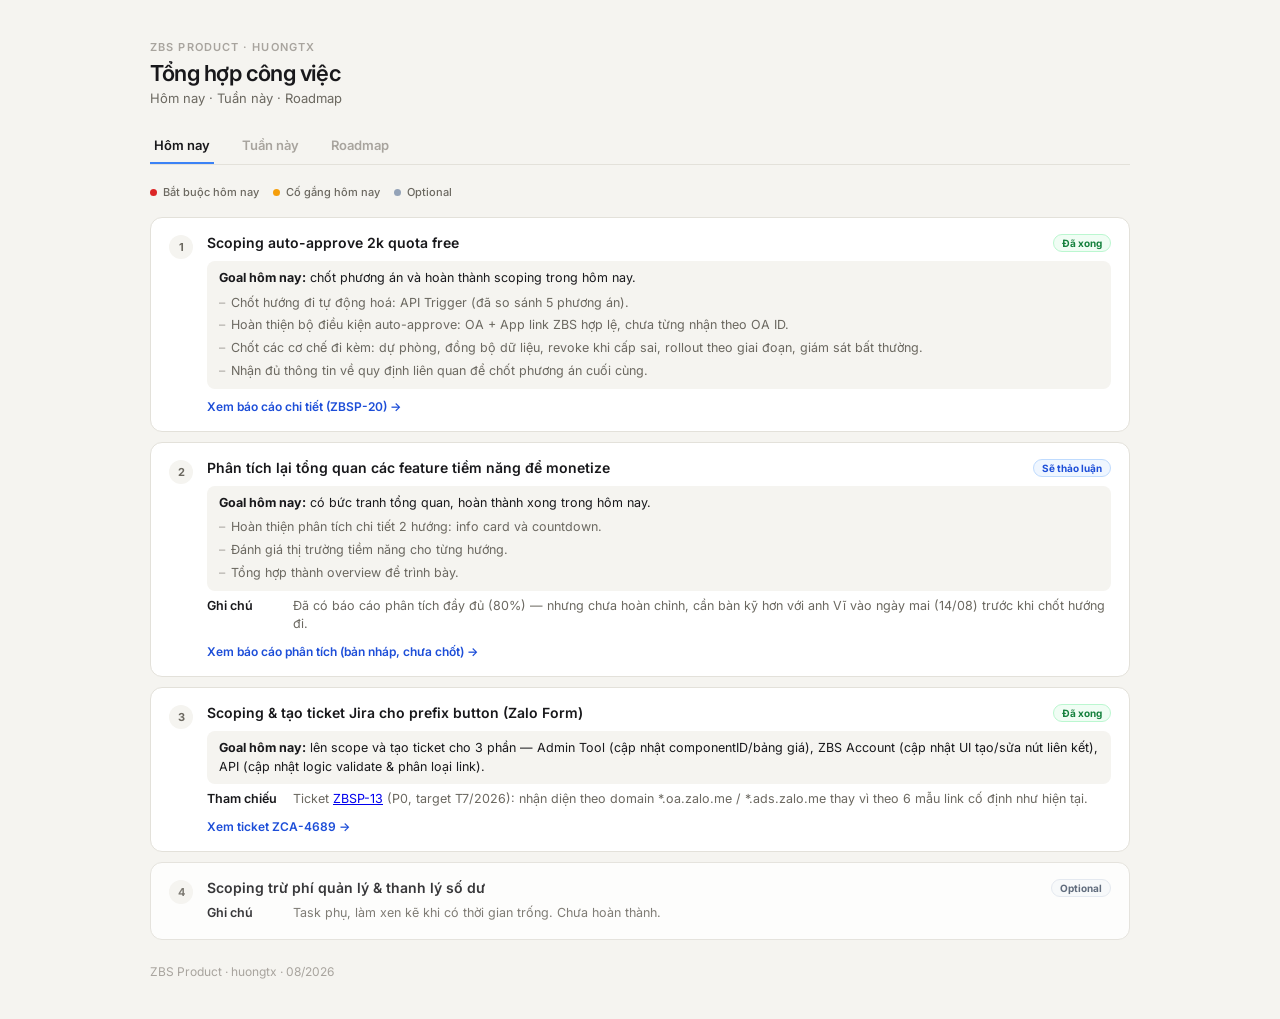
<file: index.html>
<!DOCTYPE html>
<html lang="vi">
<head>
<meta charset="UTF-8">
<meta name="viewport" content="width=device-width, initial-scale=1.0">
<title>Tổng hợp công việc — huongtx</title>
<link rel="stylesheet" href="styles.css">
</head>
<body>
<div class="wrapper">

  <header class="page-header">
    <p class="eyebrow">ZBS Product · huongtx</p>
    <h1>Tổng hợp công việc</h1>
    <p class="sub">Hôm nay · Tuần này · Roadmap</p>
  </header>

  <div class="tabs">
    <button class="tab-btn active" data-tab="today">Hôm nay</button>
    <button class="tab-btn" data-tab="week">Tuần này</button>
    <button class="tab-btn" data-tab="roadmap">Roadmap</button>
  </div>

  <!-- ============ TAB: HÔM NAY ============ -->
  <div class="tab-panel active" id="tab-today">
    <div class="legend">
      <div class="legend-item"><div class="legend-dot" style="background:var(--critical-bar)"></div>Bắt buộc hôm nay</div>
      <div class="legend-item"><div class="legend-dot" style="background:var(--soon-bar)"></div>Cố gắng hôm nay</div>
      <div class="legend-item"><div class="legend-dot" style="background:var(--later-bar)"></div>Optional</div>
    </div>
    <div class="list" id="today-list"></div>
  </div>

  <!-- ============ TAB: TUẦN NÀY ============ -->
  <div class="tab-panel" id="tab-week">
    <p class="sub" style="margin-bottom:14px;" id="week-range"></p>
    <div class="list" id="week-list"></div>
  </div>

  <!-- ============ TAB: ROADMAP ============ -->
  <div class="tab-panel" id="tab-roadmap">
    <p class="sub" style="margin-bottom:10px;">Trục thời gian theo ngày — từ 11/08 đến 22/08/2026</p>

    <div class="legend">
      <div class="legend-item"><div class="legend-dot" style="background:var(--done-bar)"></div>Đã xong</div>
      <div class="legend-item"><div class="legend-dot" style="background:var(--active-bar)"></div>Đang làm</div>
      <div class="legend-item"><div class="legend-dot" style="background:var(--soon-bar)"></div>Tiếp theo</div>
      <div class="legend-item"><div class="legend-dot" style="background:var(--later-bar)"></div>Chưa bắt đầu</div>
    </div>

    <div class="chart-wrap">

      <div class="header-row">
        <div class="header-label">Task / Người làm</div>
        <div class="header-days">
          <div class="day-col today"><span class="day-num">11</span><span class="day-name">T3</span></div>
          <div class="day-col"><span class="day-num">12</span><span class="day-name">T4</span></div>
          <div class="day-col"><span class="day-num">13</span><span class="day-name">T5</span></div>
          <div class="day-col"><span class="day-num">14</span><span class="day-name">T6</span></div>
          <div class="day-col weekend"><span class="day-num">15</span><span class="day-name">T7</span></div>
          <div class="day-col weekend"><span class="day-num">16</span><span class="day-name">CN</span></div>
          <div class="day-col"><span class="day-num">17</span><span class="day-name">T2</span></div>
          <div class="day-col"><span class="day-num">18</span><span class="day-name">T3</span></div>
          <div class="day-col"><span class="day-num">19</span><span class="day-name">T4</span></div>
          <div class="day-col"><span class="day-num">20</span><span class="day-name">T5</span></div>
          <div class="day-col"><span class="day-num">21</span><span class="day-name">T6</span></div>
          <div class="day-col weekend"><span class="day-num">22</span><span class="day-name">T7</span></div>
        </div>
      </div>

      <div class="group-row">P1 · hainlb</div>

      <div class="task-row">
        <div class="task-label">
          <span class="task-name"><a href="https://doc.tools.adtima.vn/pages/viewpage.action?pageId=138899774" target="_blank" rel="noopener">Spec lấy số điện thoại</a></span>
          <div class="task-meta">
            <span class="pill pill-done">Đã xong</span>
            <span class="assignee">hainlb</span>
          </div>
          <span class="task-desc">Đưa ra giải pháp thu thập & xác thực SĐT trong ZBS Account.</span>
        </div>
        <div class="bars-area">
          <div class="day-cell today-cell"></div>
          <div class="day-cell"></div><div class="day-cell"></div><div class="day-cell"></div>
          <div class="day-cell weekend-cell"></div><div class="day-cell weekend-cell"></div>
          <div class="day-cell"></div><div class="day-cell"></div><div class="day-cell"></div>
          <div class="day-cell"></div><div class="day-cell"></div>
          <div class="day-cell weekend-cell"></div>
          <div class="bar-layer"><div class="bar bar-done" style="left:1%; width:7.5%;">✓ Xong</div></div>
        </div>
      </div>

      <div class="task-row">
        <div class="task-label">
          <span class="task-name">Trừ phí quản lý & Thanh lý số dư</span>
          <div class="task-meta">
            <span class="pill pill-active">Đang làm</span>
            <span class="assignee">hainlb</span>
          </div>
          <span class="task-desc">Triển khai xử lý thanh toán/số dư cho tài khoản ZBS, đảm bảo đối soát chính xác.</span>
        </div>
        <div class="bars-area">
          <div class="day-cell today-cell"></div>
          <div class="day-cell"></div><div class="day-cell"></div><div class="day-cell"></div>
          <div class="day-cell weekend-cell"></div><div class="day-cell weekend-cell"></div>
          <div class="day-cell"></div><div class="day-cell"></div><div class="day-cell"></div>
          <div class="day-cell"></div><div class="day-cell"></div>
          <div class="day-cell weekend-cell"></div>
          <div class="bar-layer"><div class="bar bar-active" style="left:1%; width:15%;">Đang làm<span class="pulse-tail"></span></div></div>
        </div>
      </div>

      <div class="group-row">P2 · viht2 — Đang chạy song song</div>

      <div class="task-row">
        <div class="task-label">
          <span class="task-name">Feedback template → monetization</span>
          <div class="task-meta">
            <span class="pill pill-done">Đã xong</span>
            <span class="assignee">viht2</span>
          </div>
          <span class="task-desc">Phân tích feedback UX/UI để tìm cơ hội monetize tính năng template.</span>
        </div>
        <div class="bars-area">
          <div class="day-cell today-cell"></div>
          <div class="day-cell"></div><div class="day-cell"></div><div class="day-cell"></div>
          <div class="day-cell weekend-cell"></div><div class="day-cell weekend-cell"></div>
          <div class="day-cell"></div><div class="day-cell"></div><div class="day-cell"></div>
          <div class="day-cell"></div><div class="day-cell"></div>
          <div class="day-cell weekend-cell"></div>
          <div class="bar-layer"><div class="bar bar-done" style="left:1%; width:7.5%;">✓ Xong</div></div>
        </div>
      </div>

      <div class="task-row">
        <div class="task-label">
          <span class="task-name"><a href="https://jira.tools.adtima.vn/browse/ZCA-4689" target="_blank" rel="noopener">Detect nút prefix form Zalo</a></span>
          <div class="task-meta">
            <span class="pill pill-done">Đã xong</span>
            <span class="assignee">viht2</span>
          </div>
          <span class="task-desc">Viết ticket kỹ thuật cho việc nhận diện prefix trong form ZNS — ticket ZCA-4689 đã tạo.</span>
        </div>
        <div class="bars-area">
          <div class="day-cell today-cell"></div>
          <div class="day-cell"></div><div class="day-cell"></div><div class="day-cell"></div>
          <div class="day-cell weekend-cell"></div><div class="day-cell weekend-cell"></div>
          <div class="day-cell"></div><div class="day-cell"></div><div class="day-cell"></div>
          <div class="day-cell"></div><div class="day-cell"></div>
          <div class="day-cell weekend-cell"></div>
          <div class="bar-layer"><div class="bar bar-done" style="left:1%; width:15%;">✓ Xong</div></div>
        </div>
      </div>

      <div class="group-row">P2 · viht2 — Tiếp theo</div>

      <div class="task-row">
        <div class="task-label">
          <span class="task-name"><a href="reports/ZBSP-20-auto-approve-quota-free-2k.html" target="_blank" rel="noopener">Auto-approve 2k-msg quota</a></span>
          <div class="task-meta">
            <span class="pill pill-done">Scoping xong</span>
            <span class="assignee">viht2</span>
          </div>
          <span class="task-desc">Tự động cấp 2.000 tin miễn phí cho OA mới, bỏ bước duyệt thủ công. Scoping & review đã hoàn thành (ZBSP-20).</span>
        </div>
        <div class="bars-area">
          <div class="day-cell today-cell"></div>
          <div class="day-cell"></div><div class="day-cell"></div><div class="day-cell"></div>
          <div class="day-cell weekend-cell"></div><div class="day-cell weekend-cell"></div>
          <div class="day-cell"></div><div class="day-cell"></div><div class="day-cell"></div>
          <div class="day-cell"></div><div class="day-cell"></div>
          <div class="day-cell weekend-cell"></div>
          <div class="bar-layer"><div class="bar bar-done" style="left:9%; width:15%;">✓ Scoping</div></div>
        </div>
      </div>

      <div class="task-row">
        <div class="task-label">
          <span class="task-name"><a href="reports/zbs-template-monetization-baocao.html" target="_blank" rel="noopener">Phân tích chi tiết feature template phát triển monetization</a></span>
          <div class="task-meta">
            <span class="pill pill-mid">80% · chờ họp</span>
            <span class="assignee">hainlb</span>
          </div>
          <span class="task-desc">Đào sâu phân tích feature template hiện có để lên phương án phát triển hướng monetization. Báo cáo đầy đủ đã có, chưa chốt — họp với anh Vĩ ngày mai (14/08).</span>
        </div>
        <div class="bars-area">
          <div class="day-cell today-cell"></div>
          <div class="day-cell"></div><div class="day-cell"></div><div class="day-cell"></div>
          <div class="day-cell weekend-cell"></div><div class="day-cell weekend-cell"></div>
          <div class="day-cell"></div><div class="day-cell"></div><div class="day-cell"></div>
          <div class="day-cell"></div><div class="day-cell"></div>
          <div class="day-cell weekend-cell"></div>
          <div class="bar-layer"><div class="bar bar-active" style="left:34%; width:15%;">80%<span class="pulse-tail"></span></div></div>
        </div>
      </div>

      <div class="group-row">P3 · hainlb — Chạy song song</div>

      <div class="task-row">
        <div class="task-label">
          <span class="task-name"><a href="reports/redesign-cong-thanh-toan.html" target="_blank" rel="noopener">Review payment gateway</a></span>
          <div class="task-meta">
            <span class="pill pill-done">Đã xong</span>
            <span class="assignee">hainlb</span>
          </div>
          <span class="task-desc">Rà soát toàn bộ flow thanh toán ZBS — Fresh UX Redesign đã hoàn thành, xem spec chi tiết.</span>
        </div>
        <div class="bars-area">
          <div class="day-cell today-cell"></div>
          <div class="day-cell"></div><div class="day-cell"></div><div class="day-cell"></div>
          <div class="day-cell weekend-cell"></div><div class="day-cell weekend-cell"></div>
          <div class="day-cell"></div><div class="day-cell"></div><div class="day-cell"></div>
          <div class="day-cell"></div><div class="day-cell"></div>
          <div class="day-cell weekend-cell"></div>
          <div class="bar-layer"><div class="bar bar-done" style="left:1%; width:7.5%;">✓ Xong</div></div>
        </div>
      </div>

      <div class="task-row">
        <div class="task-label">
          <span class="task-name">Data tracking user đã sử dụng số điện thoại</span>
          <div class="task-meta">
            <span class="pill pill-later">Chưa bắt đầu</span>
            <span class="assignee">hainlb</span>
          </div>
          <span class="task-desc">Theo dõi & thống kê user đã sử dụng tính năng số điện thoại, làm song song cùng Review payment gateway.</span>
        </div>
        <div class="bars-area">
          <div class="day-cell today-cell"></div>
          <div class="day-cell"></div><div class="day-cell"></div><div class="day-cell"></div>
          <div class="day-cell weekend-cell"></div><div class="day-cell weekend-cell"></div>
          <div class="day-cell"></div><div class="day-cell"></div><div class="day-cell"></div>
          <div class="day-cell"></div><div class="day-cell"></div>
          <div class="day-cell weekend-cell"></div>
        </div>
      </div>

      <div class="task-row">
        <div class="task-label">
          <span class="task-name">Onboarding agent → teammate ảo</span>
          <div class="task-meta">
            <span class="pill pill-active">Đang làm</span>
            <span class="assignee">hainlb</span>
          </div>
          <span class="task-desc">Discovery hướng xây dựng agent hỗ trợ onboarding ZBS tự động.</span>
        </div>
        <div class="bars-area">
          <div class="day-cell today-cell"></div>
          <div class="day-cell"></div><div class="day-cell"></div><div class="day-cell"></div>
          <div class="day-cell weekend-cell"></div><div class="day-cell weekend-cell"></div>
          <div class="day-cell"></div><div class="day-cell"></div><div class="day-cell"></div>
          <div class="day-cell"></div><div class="day-cell"></div>
          <div class="day-cell weekend-cell"></div>
        </div>
      </div>

    </div>
  </div>

  <footer class="page-footer">ZBS Product · huongtx · 08/2026</footer>

</div>

<script src="data.js"></script>
<script>
  // ---- render "Hôm nay" ----
  function esc(s){ return s == null ? '' : String(s); }

  function renderTodayItem(t, i){
    var goalBox = '';
    if (t.goalLabel && t.bullets) {
      goalBox = '<div class="goal-box"><b>' + esc(t.goalLabel) + '</b> ' + esc(t.goalText) +
        '<ul>' + t.bullets.map(function(b){ return '<li>' + esc(b) + '</li>'; }).join('') + '</ul></div>';
    } else if (t.goalLabel && t.goalText) {
      goalBox = '<div class="goal-box"><b>' + esc(t.goalLabel) + '</b> ' + esc(t.goalText) + '</div>';
    }
    var refRow = t.refHtml ? '<div class="row"><span class="row-label">Tham chiếu</span><span class="row-value">' + t.refHtml + '</span></div>' : '';
    var noteRow = t.note ? '<div class="row"><span class="row-label">Ghi chú</span><span class="row-value">' + esc(t.note) + '</span></div>' : '';
    var resultLink = t.resultUrl ? '<a class="result-link" href="' + esc(t.resultUrl) + '" target="_blank" rel="noopener">' + esc(t.resultLabel || 'Xem kết quả →') + '</a>' : '';

    return '<div class="item' + (t.optional ? ' optional' : '') + '">' +
      '<div class="num">' + (i + 1) + '</div>' +
      '<div class="item-body">' +
        '<div class="item-top"><span class="item-title">' + esc(t.title) + '</span>' +
          '<span class="pill ' + t.pillClass + '">' + esc(t.pillLabel) + '</span></div>' +
        goalBox + refRow + noteRow + resultLink +
      '</div></div>';
  }

  function renderWeekItem(t, i){
    var noteP = t.note ? '<p class="item-note">' + esc(t.note) + '</p>' : '';
    var body;
    if (t.waiting) {
      body = '<div class="wait-row"><span class="wait-dot"></span>' + esc(t.waiting) + '</div>';
    } else if (typeof t.percent === 'number') {
      body = '<div class="progress-row"><div class="progress-track">' +
        '<div class="progress-fill ' + t.fillClass + '" style="width:' + t.percent + '%;"></div></div>' +
        '<span class="progress-pct">' + esc(t.pctLabel || (t.percent + '%')) + '</span></div>';
    } else {
      body = '';
    }
    var resultLink = t.resultUrl ? '<a class="result-link" href="' + esc(t.resultUrl) + '" target="_blank" rel="noopener">' + esc(t.resultLabel || 'Xem kết quả →') + '</a>' : '';
    return '<div class="item">' +
      '<div class="num">' + (i + 1) + '</div>' +
      '<div class="item-body">' +
        '<div class="item-top"><span class="item-title">' + esc(t.title) + '</span>' +
          '<span class="pill ' + t.pillClass + '">' + esc(t.pillLabel) + '</span></div>' +
        noteP + body + resultLink +
      '</div></div>';
  }

  document.getElementById('today-list').innerHTML = TODAY_TASKS.map(renderTodayItem).join('');
  document.getElementById('week-list').innerHTML = WEEK_TASKS.map(renderWeekItem).join('');
  document.getElementById('week-range').textContent = WEEK_RANGE;

  // ---- tabs ----
  document.querySelectorAll('.tab-btn').forEach(function(btn){
    btn.addEventListener('click', function(){
      document.querySelectorAll('.tab-btn').forEach(function(b){ b.classList.remove('active'); });
      document.querySelectorAll('.tab-panel').forEach(function(p){ p.classList.remove('active'); });
      btn.classList.add('active');
      document.getElementById('tab-' + btn.dataset.tab).classList.add('active');
    });
  });
</script>
</body>
</html>
</file>
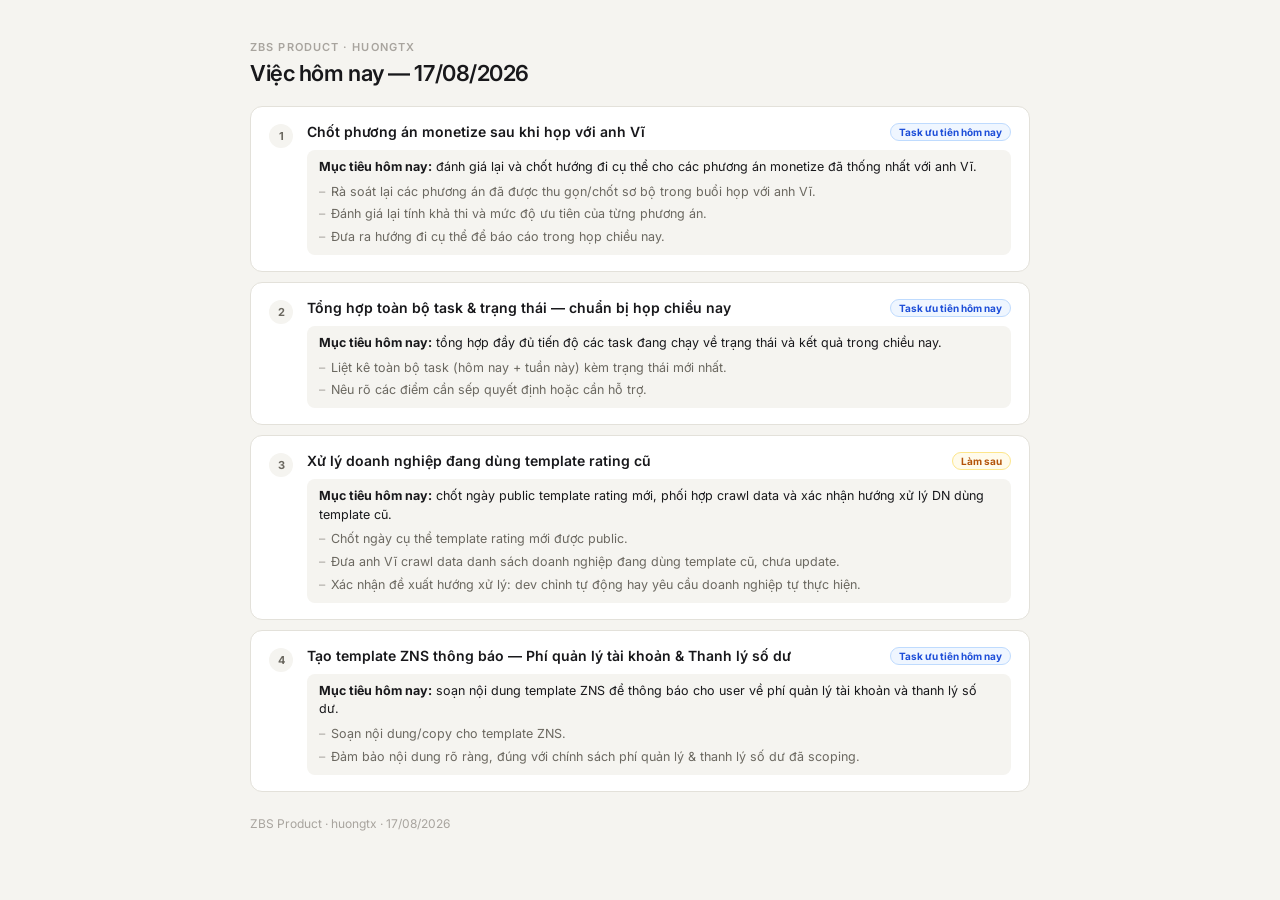
<file: hom-nay-17-08.html>
<!DOCTYPE html>
<html lang="vi">
<head>
<meta charset="UTF-8">
<meta name="viewport" content="width=device-width, initial-scale=1.0">
<title>Việc hôm nay — huongtx — 17/08/2026</title>
<style>
@import url('https://fonts.googleapis.com/css2?family=Inter:wght@400;500;600;700&display=swap');
*, *::before, *::after { box-sizing: border-box; margin: 0; padding: 0; }

:root {
  --bg: #F5F4F0;
  --surface: #FFFFFF;
  --border: #E3E1DA;
  --text-primary: #18181B;
  --text-secondary: #6B6860;
  --text-muted: #A8A49E;

  --done-bar: #22C55E;
  --done-bg: #F0FDF4; --done-text: #15803D; --done-border: #BBF7D0;
  --active-bar: #3B82F6;
  --active-bg: #EFF6FF; --active-text: #1D4ED8; --active-border: #BFDBFE;
  --soon-bar: #F59E0B;
  --soon-bg: #FFFBEB; --soon-text: #B45309; --soon-border: #FDE68A;
  --later-bar: #94A3B8;
  --later-bg: #F8FAFC; --later-text: #475569; --later-border: #E2E8F0;
  --critical-bar: #DC2626;
  --critical-bg: #FEF2F2; --critical-text: #B91C1C; --critical-border: #FECACA;
}

body { font-family: 'Inter', system-ui, sans-serif; background: var(--bg); color: var(--text-primary); min-height: 100vh; padding: 40px 24px; }
.wrapper { max-width: 780px; margin: 0 auto; }

header.page-header { margin-bottom: 20px; }
.eyebrow { font-size: 11px; font-weight: 600; letter-spacing: 0.1em; text-transform: uppercase; color: var(--text-muted); margin-bottom: 6px; }
h1 { font-size: 22px; font-weight: 600; letter-spacing: -0.02em; margin-bottom: 4px; }
.sub { font-size: 13px; color: var(--text-secondary); }

.list { display: flex; flex-direction: column; gap: 10px; }
.item {
  background: var(--surface); border: 0.5px solid var(--border); border-radius: 12px;
  padding: 16px 18px; display: flex; gap: 14px; align-items: flex-start;
}
.num {
  width: 24px; height: 24px; flex-shrink: 0; border-radius: 50%;
  background: var(--bg); color: var(--text-secondary); font-size: 11px; font-weight: 700;
  display: flex; align-items: center; justify-content: center; margin-top: 1px;
}
.item-body { flex: 1; min-width: 0; }
.item-top { display: flex; align-items: flex-start; justify-content: space-between; gap: 10px; margin-bottom: 6px; }
.item-title { font-size: 14px; font-weight: 600; color: var(--text-primary); line-height: 1.35; }
.pill { font-size: 10px; font-weight: 700; padding: 2px 8px; border-radius: 20px; border: 0.5px solid; white-space: nowrap; flex-shrink: 0; }
.pill-done { background: var(--done-bg); color: var(--done-text); border-color: var(--done-border); }
.pill-active { background: var(--active-bg); color: var(--active-text); border-color: var(--active-border); }
.pill-new { background: var(--soon-bg); color: var(--soon-text); border-color: var(--soon-border); }

.goal-box { margin-top: 8px; background: var(--bg); border-radius: 8px; padding: 8px 12px; font-size: 12.5px; color: var(--text-primary); line-height: 1.5; }
.goal-box b { color: var(--text-primary); }
.goal-box ul { list-style: none; margin-top: 6px; display: flex; flex-direction: column; gap: 4px; }
.goal-box ul li { padding-left: 12px; position: relative; color: var(--text-secondary); overflow-wrap: anywhere; }
.goal-box ul li::before { content: "–"; position: absolute; left: 0; color: var(--text-muted); }

.row { display: flex; gap: 8px; font-size: 12.5px; line-height: 1.5; margin-top: 6px; }
.row-label { flex-shrink: 0; font-weight: 600; color: var(--text-primary); min-width: 78px; }
.row-value { color: var(--text-secondary); overflow-wrap: anywhere; }

.result-link {
  display: inline-flex; align-items: center; gap: 4px; margin-top: 10px;
  font-size: 12px; font-weight: 600; color: var(--active-text); text-decoration: none;
}
.result-link:hover { text-decoration: underline; }

footer.page-footer { margin-top: 24px; font-size: 12px; color: var(--text-muted); }

@media print {
  body { background: #fff; padding: 0; }
  .item { break-inside: avoid; }
}
</style>
</head>
<body>
<div class="wrapper">

  <header class="page-header">
    <p class="eyebrow">ZBS Product · huongtx</p>
    <h1>Việc hôm nay — 17/08/2026</h1>
  </header>

  <div class="list">

    <div class="item">
      <div class="num">1</div>
      <div class="item-body">
        <div class="item-top">
          <span class="item-title">Chốt phương án monetize sau khi họp với anh Vĩ</span>
          <span class="pill pill-active">Task ưu tiên hôm nay</span>
        </div>
        <div class="goal-box">
          <b>Mục tiêu hôm nay:</b> đánh giá lại và chốt hướng đi cụ thể cho các phương án monetize đã thống nhất với anh Vĩ.
          <ul>
            <li>Rà soát lại các phương án đã được thu gọn/chốt sơ bộ trong buổi họp với anh Vĩ.</li>
            <li>Đánh giá lại tính khả thi và mức độ ưu tiên của từng phương án.</li>
            <li>Đưa ra hướng đi cụ thể để báo cáo trong họp chiều nay.</li>
          </ul>
        </div>
      </div>
    </div>

    <div class="item">
      <div class="num">2</div>
      <div class="item-body">
        <div class="item-top">
          <span class="item-title">Tổng hợp toàn bộ task & trạng thái — chuẩn bị họp chiều nay</span>
          <span class="pill pill-active">Task ưu tiên hôm nay</span>
        </div>
        <div class="goal-box">
          <b>Mục tiêu hôm nay:</b> tổng hợp đầy đủ tiến độ các task đang chạy về trạng thái và kết quả trong chiều nay.
          <ul>
            <li>Liệt kê toàn bộ task (hôm nay + tuần này) kèm trạng thái mới nhất.</li>
            <li>Nêu rõ các điểm cần sếp quyết định hoặc cần hỗ trợ.</li>
          </ul>
        </div>
      </div>
    </div>

    <div class="item">
      <div class="num">3</div>
      <div class="item-body">
        <div class="item-top">
          <span class="item-title">Xử lý doanh nghiệp đang dùng template rating cũ</span>
          <span class="pill pill-new">Làm sau</span>
        </div>
        <div class="goal-box">
          <b>Mục tiêu hôm nay:</b> chốt ngày public template rating mới, phối hợp crawl data và xác nhận hướng xử lý DN dùng template cũ.
          <ul>
            <li>Chốt ngày cụ thể template rating mới được public.</li>
            <li>Đưa anh Vĩ crawl data danh sách doanh nghiệp đang dùng template cũ, chưa update.</li>
            <li>Xác nhận đề xuất hướng xử lý: dev chỉnh tự động hay yêu cầu doanh nghiệp tự thực hiện.</li>
          </ul>
        </div>
      </div>
    </div>

    <div class="item">
      <div class="num">4</div>
      <div class="item-body">
        <div class="item-top">
          <span class="item-title">Tạo template ZNS thông báo — Phí quản lý tài khoản & Thanh lý số dư</span>
          <span class="pill pill-active">Task ưu tiên hôm nay</span>
        </div>
        <div class="goal-box">
          <b>Mục tiêu hôm nay:</b> soạn nội dung template ZNS để thông báo cho user về phí quản lý tài khoản và thanh lý số dư.
          <ul>
            <li>Soạn nội dung/copy cho template ZNS.</li>
            <li>Đảm bảo nội dung rõ ràng, đúng với chính sách phí quản lý & thanh lý số dư đã scoping.</li>
          </ul>
        </div>
      </div>
    </div>

  </div>

  <footer class="page-footer">ZBS Product · huongtx · 17/08/2026</footer>

</div>
</body>
</html>
</file>
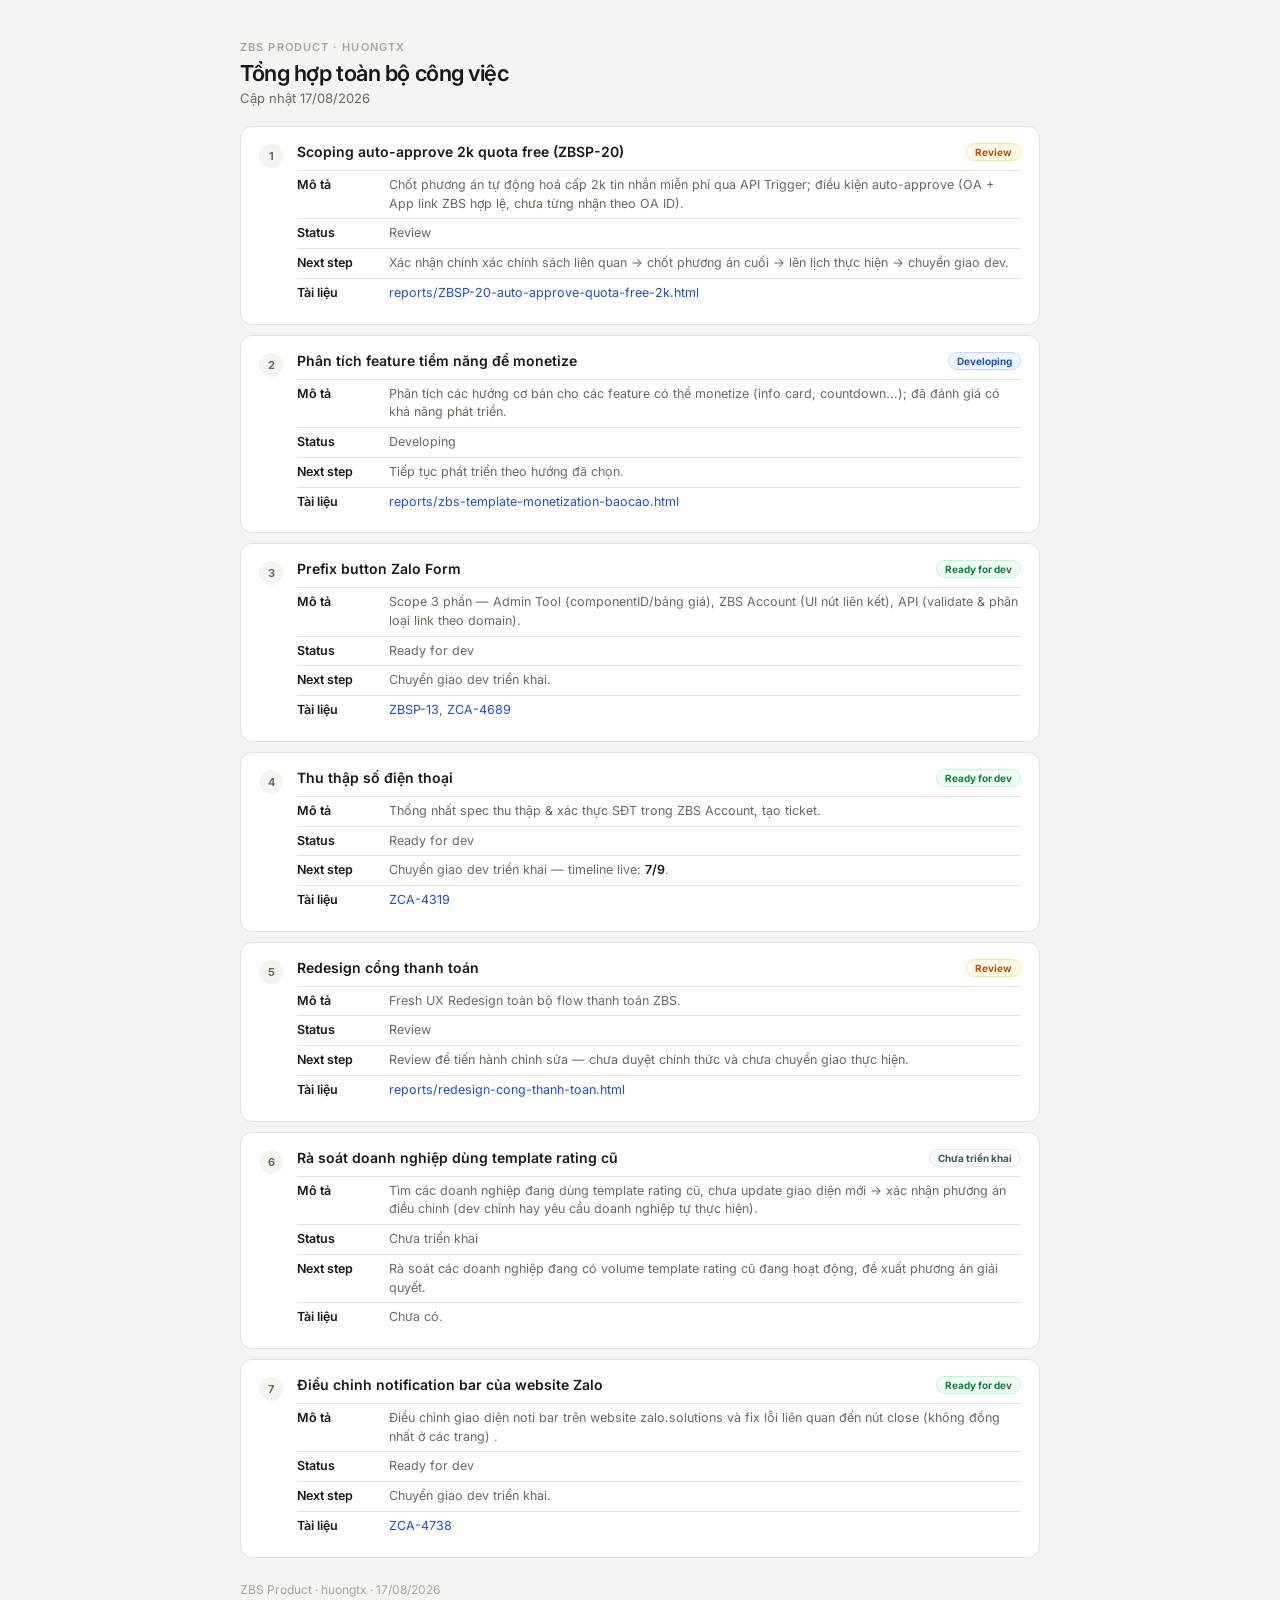
<file: tat-ca-cong-viec-17-08.html>
<!DOCTYPE html>
<html lang="vi">
<head>
<meta charset="UTF-8">
<meta name="viewport" content="width=device-width, initial-scale=1.0">
<title>Tổng hợp toàn bộ công việc — huongtx — 17/08/2026</title>
<style>
@import url('https://fonts.googleapis.com/css2?family=Inter:wght@400;500;600;700&display=swap');
*, *::before, *::after { box-sizing: border-box; margin: 0; padding: 0; }

:root {
  --bg: #F5F4F0;
  --surface: #FFFFFF;
  --border: #E3E1DA;
  --text-primary: #18181B;
  --text-secondary: #6B6860;
  --text-muted: #A8A49E;

  --done-bar: #22C55E;
  --done-bg: #F0FDF4; --done-text: #15803D; --done-border: #BBF7D0;
  --active-bar: #3B82F6;
  --active-bg: #EFF6FF; --active-text: #1D4ED8; --active-border: #BFDBFE;
  --soon-bar: #F59E0B;
  --soon-bg: #FFFBEB; --soon-text: #B45309; --soon-border: #FDE68A;
  --later-bar: #94A3B8;
  --later-bg: #F8FAFC; --later-text: #475569; --later-border: #E2E8F0;
}

body { font-family: 'Inter', system-ui, sans-serif; background: var(--bg); color: var(--text-primary); min-height: 100vh; padding: 40px 24px; }
.wrapper { max-width: 800px; margin: 0 auto; }

header.page-header { margin-bottom: 20px; }
.eyebrow { font-size: 11px; font-weight: 600; letter-spacing: 0.1em; text-transform: uppercase; color: var(--text-muted); margin-bottom: 6px; }
h1 { font-size: 22px; font-weight: 600; letter-spacing: -0.02em; margin-bottom: 4px; }
.sub { font-size: 13px; color: var(--text-secondary); }

.list { display: flex; flex-direction: column; gap: 10px; }
.item {
  background: var(--surface); border: 0.5px solid var(--border); border-radius: 12px;
  padding: 16px 18px; display: flex; gap: 14px; align-items: flex-start;
}
.num {
  width: 24px; height: 24px; flex-shrink: 0; border-radius: 50%;
  background: var(--bg); color: var(--text-secondary); font-size: 11px; font-weight: 700;
  display: flex; align-items: center; justify-content: center; margin-top: 1px;
}
.item-body { flex: 1; min-width: 0; }
.item-top { display: flex; align-items: flex-start; justify-content: space-between; gap: 10px; margin-bottom: 8px; }
.item-title { font-size: 14px; font-weight: 600; color: var(--text-primary); line-height: 1.35; }
.pill { font-size: 10px; font-weight: 700; padding: 2px 8px; border-radius: 20px; border: 0.5px solid; white-space: nowrap; flex-shrink: 0; }
.pill-review { background: var(--soon-bg); color: var(--soon-text); border-color: var(--soon-border); }
.pill-dev { background: var(--active-bg); color: var(--active-text); border-color: var(--active-border); }
.pill-ready { background: var(--done-bg); color: var(--done-text); border-color: var(--done-border); }
.pill-todo { background: var(--later-bg); color: var(--later-text); border-color: var(--later-border); }

.field { display: flex; gap: 8px; font-size: 12.5px; line-height: 1.5; padding: 5px 0; border-top: 0.5px solid var(--border); }
.field:first-of-type { border-top: none; }
.field-label { flex-shrink: 0; font-weight: 600; color: var(--text-primary); min-width: 84px; }
.field-value { color: var(--text-secondary); overflow-wrap: anywhere; }
.field-value a { color: var(--active-text); text-decoration: none; }
.field-value a:hover { text-decoration: underline; }
.highlight { color: var(--text-primary); font-weight: 600; }

footer.page-footer { margin-top: 24px; font-size: 12px; color: var(--text-muted); }

@media print {
  body { background: #fff; padding: 0; }
  .item { break-inside: avoid; }
}
</style>
</head>
<body>
<div class="wrapper">

  <header class="page-header">
    <p class="eyebrow">ZBS Product · huongtx</p>
    <h1>Tổng hợp toàn bộ công việc</h1>
    <p class="sub">Cập nhật 17/08/2026</p>
  </header>

  <div class="list">

    <div class="item">
      <div class="num">1</div>
      <div class="item-body">
        <div class="item-top">
          <span class="item-title">Scoping auto-approve 2k quota free (ZBSP-20)</span>
          <span class="pill pill-review">Review</span>
        </div>
        <div class="field"><span class="field-label">Mô tả</span><span class="field-value">Chốt phương án tự động hoá cấp 2k tin nhắn miễn phí qua API Trigger; điều kiện auto-approve (OA + App link ZBS hợp lệ, chưa từng nhận theo OA ID).</span></div>
        <div class="field"><span class="field-label">Status</span><span class="field-value">Review</span></div>
        <div class="field"><span class="field-label">Next step</span><span class="field-value">Xác nhận chính xác chính sách liên quan → chốt phương án cuối → lên lịch thực hiện → chuyển giao dev.</span></div>
        <div class="field"><span class="field-label">Tài liệu</span><span class="field-value"><a href="reports/ZBSP-20-auto-approve-quota-free-2k.html" target="_blank" rel="noopener">reports/ZBSP-20-auto-approve-quota-free-2k.html</a></span></div>
      </div>
    </div>

    <div class="item">
      <div class="num">2</div>
      <div class="item-body">
        <div class="item-top">
          <span class="item-title">Phân tích feature tiềm năng để monetize</span>
          <span class="pill pill-dev">Developing</span>
        </div>
        <div class="field"><span class="field-label">Mô tả</span><span class="field-value">Phân tích các hướng cơ bản cho các feature có thể monetize (info card, countdown...); đã đánh giá có khả năng phát triển.</span></div>
        <div class="field"><span class="field-label">Status</span><span class="field-value">Developing</span></div>
        <div class="field"><span class="field-label">Next step</span><span class="field-value">Tiếp tục phát triển theo hướng đã chọn.</span></div>
        <div class="field"><span class="field-label">Tài liệu</span><span class="field-value"><a href="reports/zbs-template-monetization-baocao.html" target="_blank" rel="noopener">reports/zbs-template-monetization-baocao.html</a></span></div>
      </div>
    </div>

    <div class="item">
      <div class="num">3</div>
      <div class="item-body">
        <div class="item-top">
          <span class="item-title">Prefix button Zalo Form</span>
          <span class="pill pill-ready">Ready for dev</span>
        </div>
        <div class="field"><span class="field-label">Mô tả</span><span class="field-value">Scope 3 phần — Admin Tool (componentID/bảng giá), ZBS Account (UI nút liên kết), API (validate & phân loại link theo domain).</span></div>
        <div class="field"><span class="field-label">Status</span><span class="field-value">Ready for dev</span></div>
        <div class="field"><span class="field-label">Next step</span><span class="field-value">Chuyển giao dev triển khai.</span></div>
        <div class="field"><span class="field-label">Tài liệu</span><span class="field-value"><a href="https://jira.tools.adtima.vn/browse/ZBSP-13" target="_blank" rel="noopener">ZBSP-13</a>, <a href="https://jira.tools.adtima.vn/browse/ZCA-4689" target="_blank" rel="noopener">ZCA-4689</a></span></div>
      </div>
    </div>

    <div class="item">
      <div class="num">4</div>
      <div class="item-body">
        <div class="item-top">
          <span class="item-title">Thu thập số điện thoại</span>
          <span class="pill pill-ready">Ready for dev</span>
        </div>
        <div class="field"><span class="field-label">Mô tả</span><span class="field-value">Thống nhất spec thu thập & xác thực SĐT trong ZBS Account, tạo ticket.</span></div>
        <div class="field"><span class="field-label">Status</span><span class="field-value">Ready for dev</span></div>
        <div class="field"><span class="field-label">Next step</span><span class="field-value">Chuyển giao dev triển khai — timeline live: <span class="highlight">7/9</span>.</span></div>
        <div class="field"><span class="field-label">Tài liệu</span><span class="field-value"><a href="https://jira.tools.adtima.vn/browse/ZCA-4319" target="_blank" rel="noopener">ZCA-4319</a></span></div>
      </div>
    </div>

    <div class="item">
      <div class="num">5</div>
      <div class="item-body">
        <div class="item-top">
          <span class="item-title">Redesign cổng thanh toán</span>
          <span class="pill pill-review">Review</span>
        </div>
        <div class="field"><span class="field-label">Mô tả</span><span class="field-value">Fresh UX Redesign toàn bộ flow thanh toán ZBS.</span></div>
        <div class="field"><span class="field-label">Status</span><span class="field-value">Review</span></div>
        <div class="field"><span class="field-label">Next step</span><span class="field-value">Review để tiến hành chỉnh sửa — chưa duyệt chính thức và chưa chuyển giao thực hiện.</span></div>
        <div class="field"><span class="field-label">Tài liệu</span><span class="field-value"><a href="reports/redesign-cong-thanh-toan.html" target="_blank" rel="noopener">reports/redesign-cong-thanh-toan.html</a></span></div>
      </div>
    </div>

    <div class="item">
      <div class="num">6</div>
      <div class="item-body">
        <div class="item-top">
          <span class="item-title">Rà soát doanh nghiệp dùng template rating cũ</span>
          <span class="pill pill-todo">Chưa triển khai</span>
        </div>
        <div class="field"><span class="field-label">Mô tả</span><span class="field-value">Tìm các doanh nghiệp đang dùng template rating cũ, chưa update giao diện mới → xác nhận phương án điều chỉnh (dev chỉnh hay yêu cầu doanh nghiệp tự thực hiện).</span></div>
        <div class="field"><span class="field-label">Status</span><span class="field-value">Chưa triển khai</span></div>
        <div class="field"><span class="field-label">Next step</span><span class="field-value">Rà soát các doanh nghiệp đang có volume template rating cũ đang hoạt động, đề xuất phương án giải quyết.</span></div>
        <div class="field"><span class="field-label">Tài liệu</span><span class="field-value">Chưa có.</span></div>
      </div>
    </div>

    <div class="item">
      <div class="num">7</div>
      <div class="item-body">
        <div class="item-top">
          <span class="item-title">Điều chỉnh notification bar của website Zalo</span>
          <span class="pill pill-ready">Ready for dev</span>
        </div>
        <div class="field"><span class="field-label">Mô tả</span><span class="field-value">Điều chỉnh giao diện noti bar trên website zalo.solutions và fix lỗi liên quan đến nút close (không đồng nhất ở các trang) .</span></div>
        <div class="field"><span class="field-label">Status</span><span class="field-value">Ready for dev</span></div>
        <div class="field"><span class="field-label">Next step</span><span class="field-value">Chuyển giao dev triển khai.</span></div>
        <div class="field"><span class="field-label">Tài liệu</span><span class="field-value"><a href="https://jira.tools.adtima.vn/projects/ZCA/issues/ZCA-4738?filter=reportedbyme" target="_blank" rel="noopener">ZCA-4738</a></span></div>
      </div>
    </div>

  </div>

  <footer class="page-footer">ZBS Product · huongtx · 17/08/2026</footer>

</div>
</body>
</html>
</file>
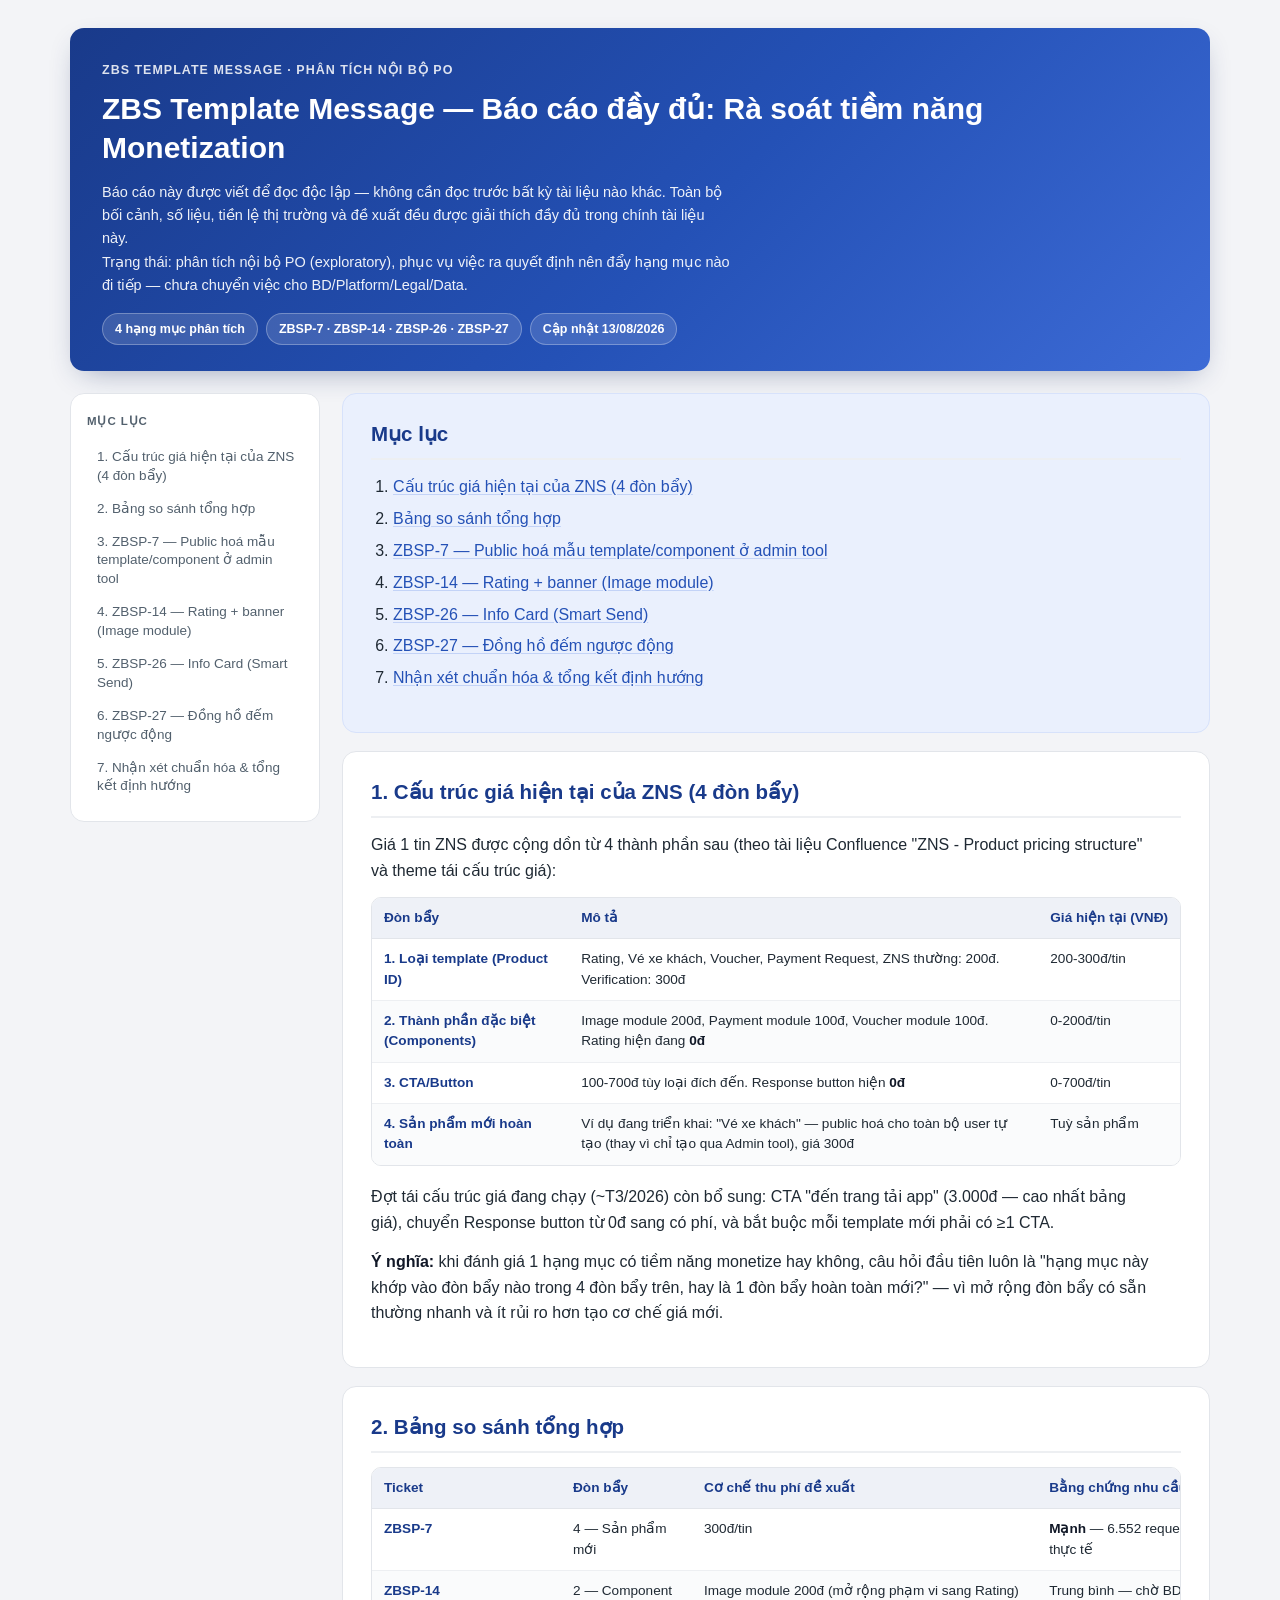
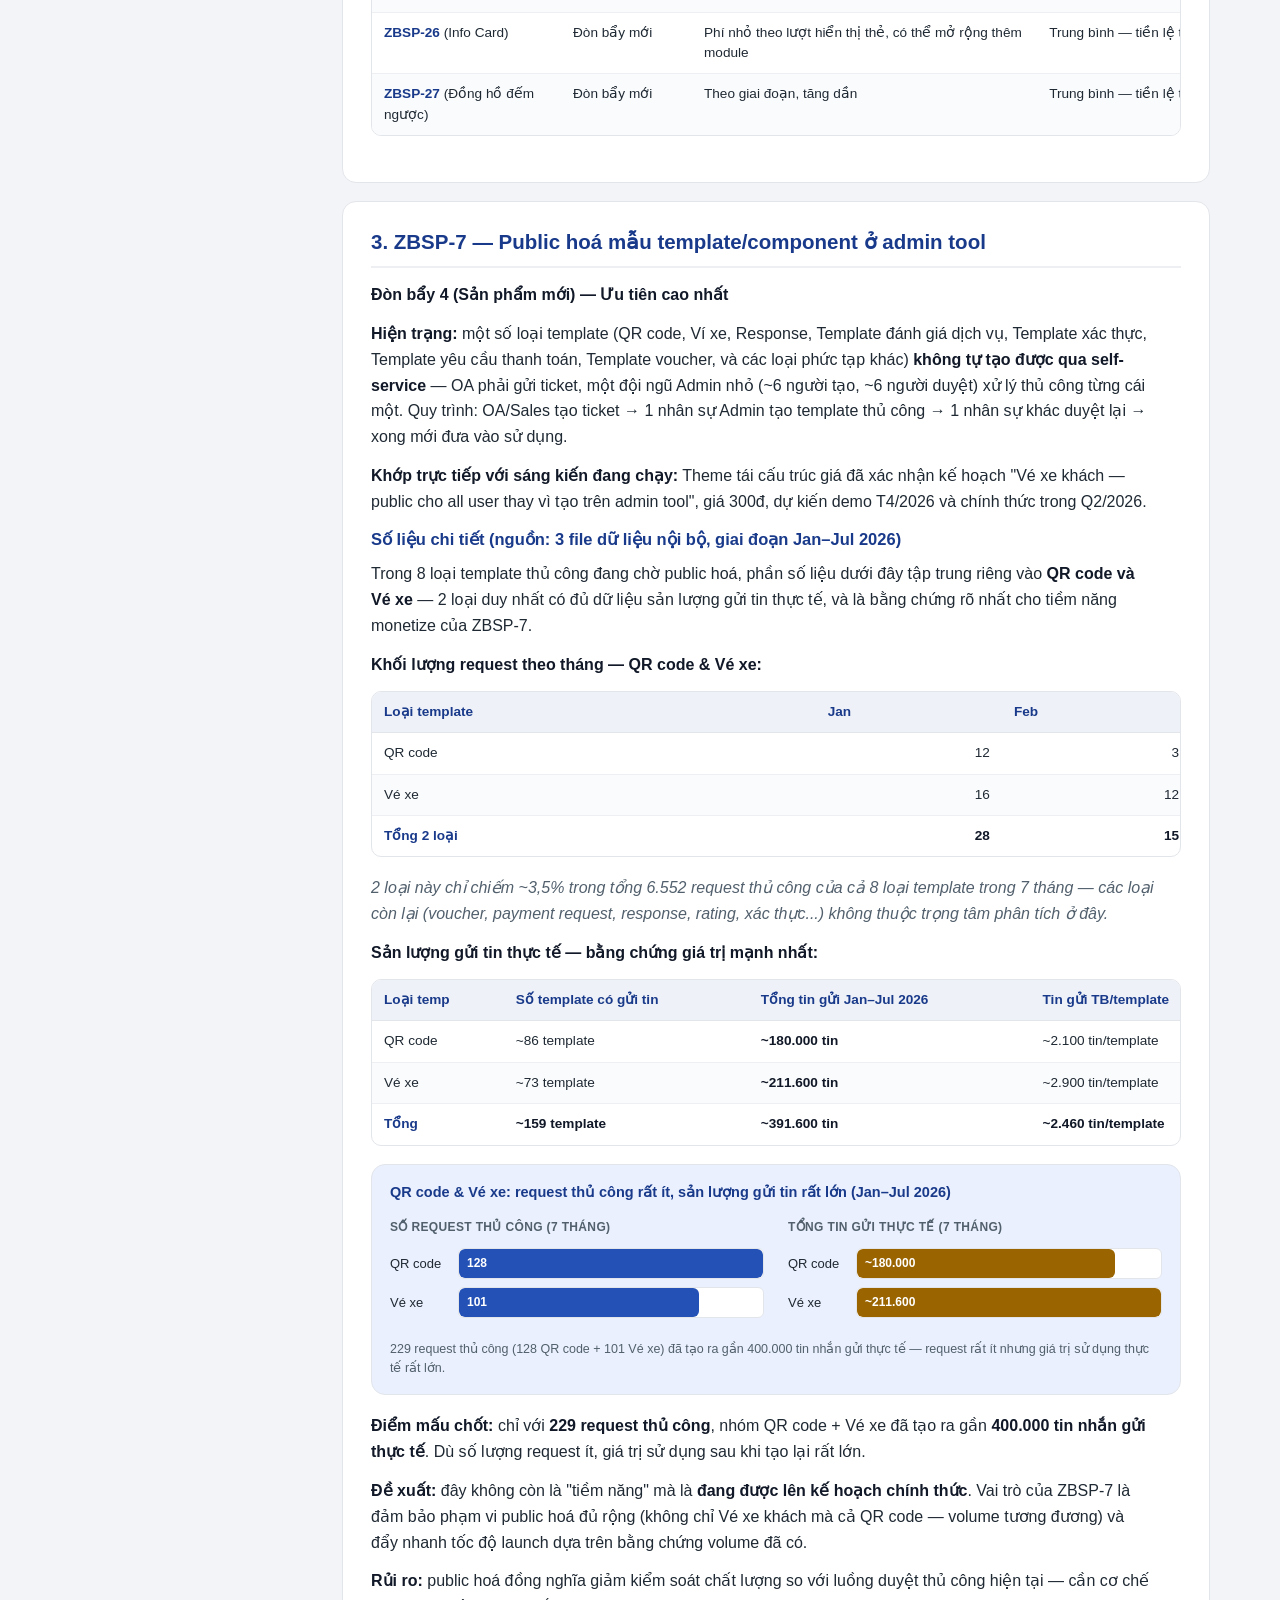
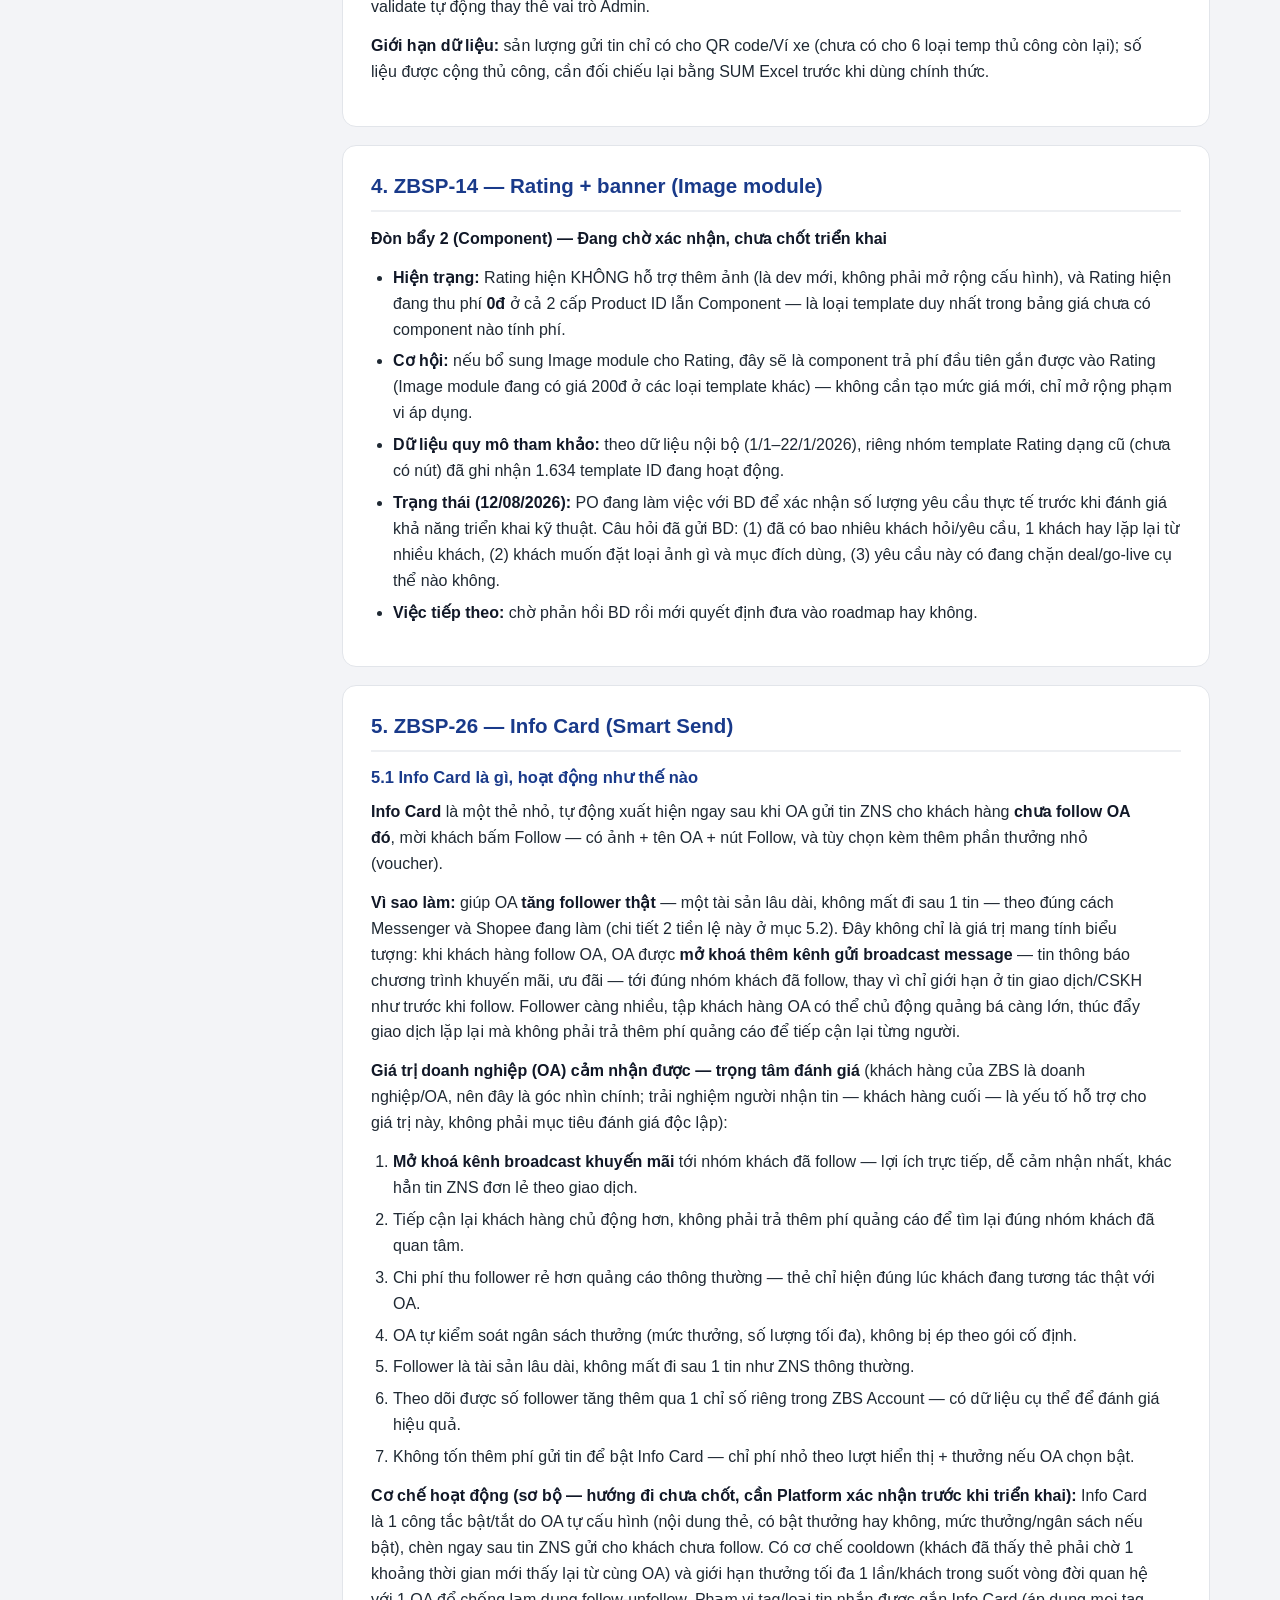
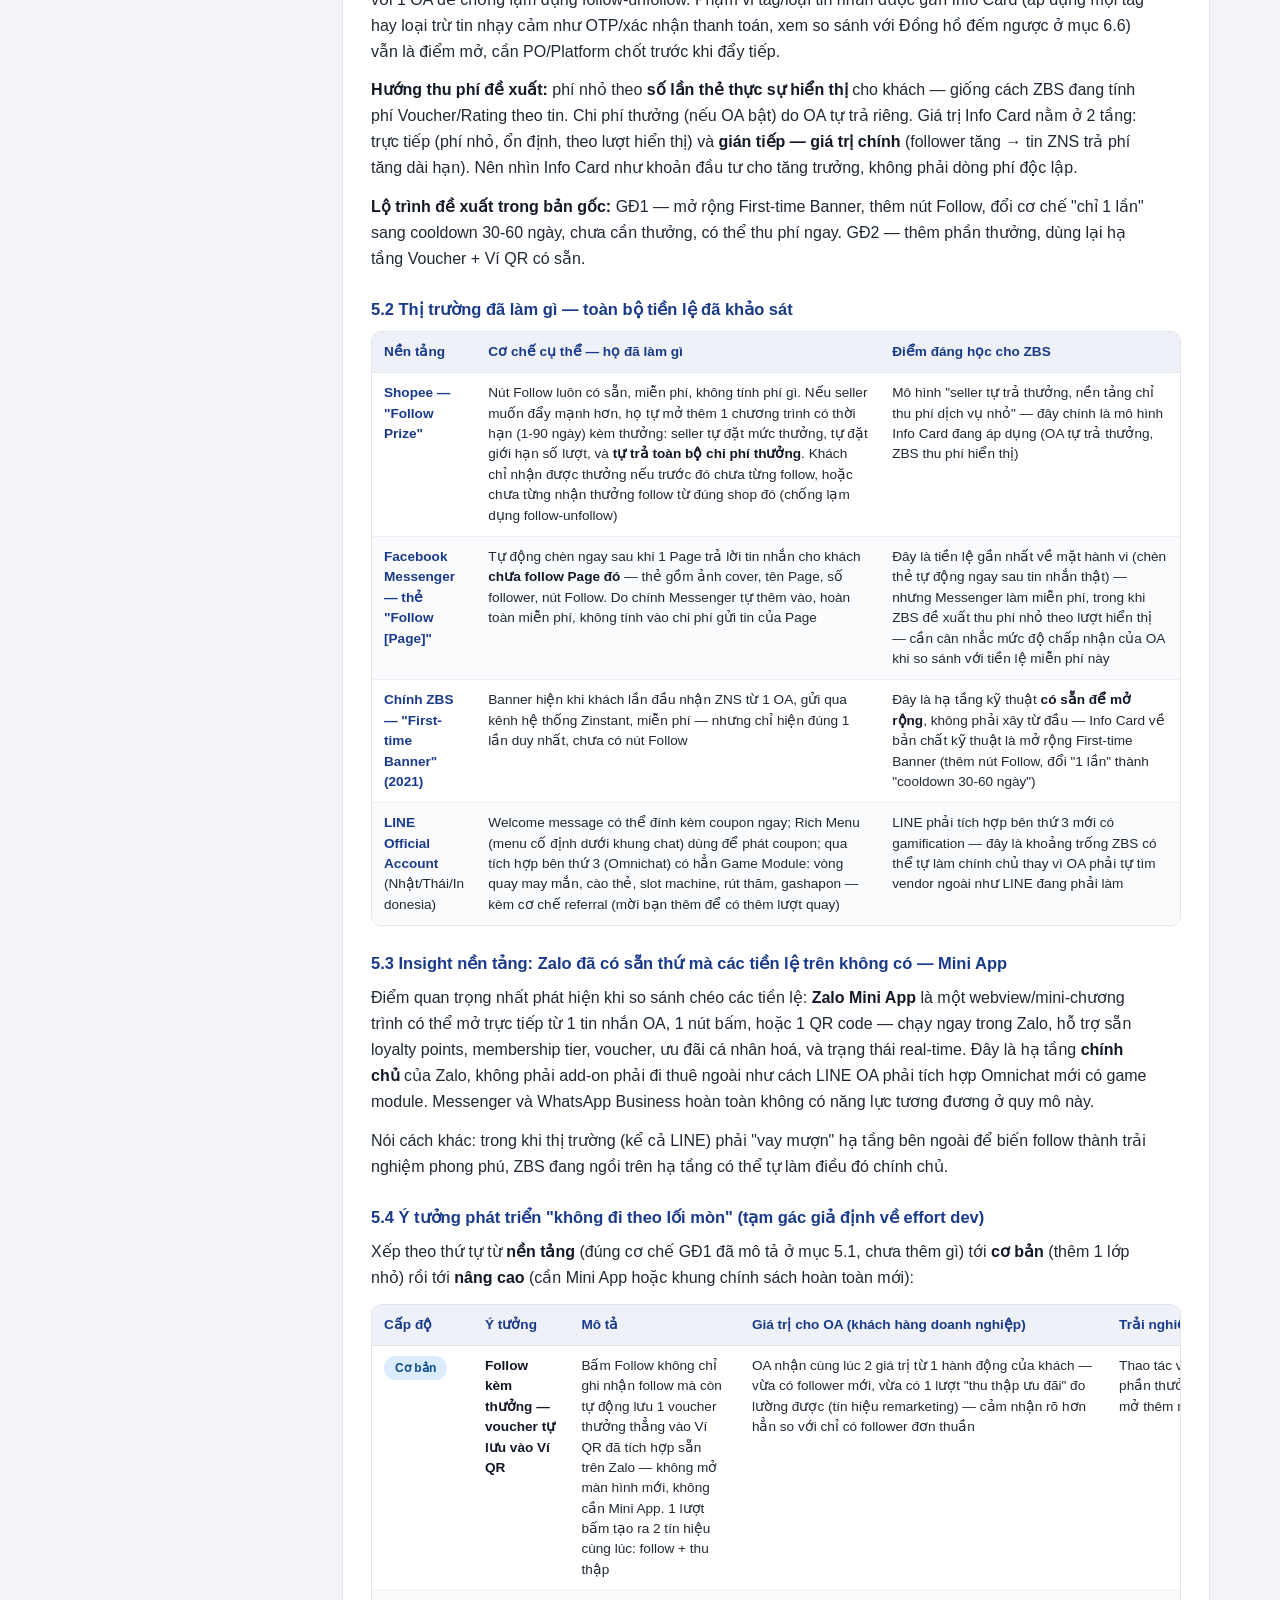
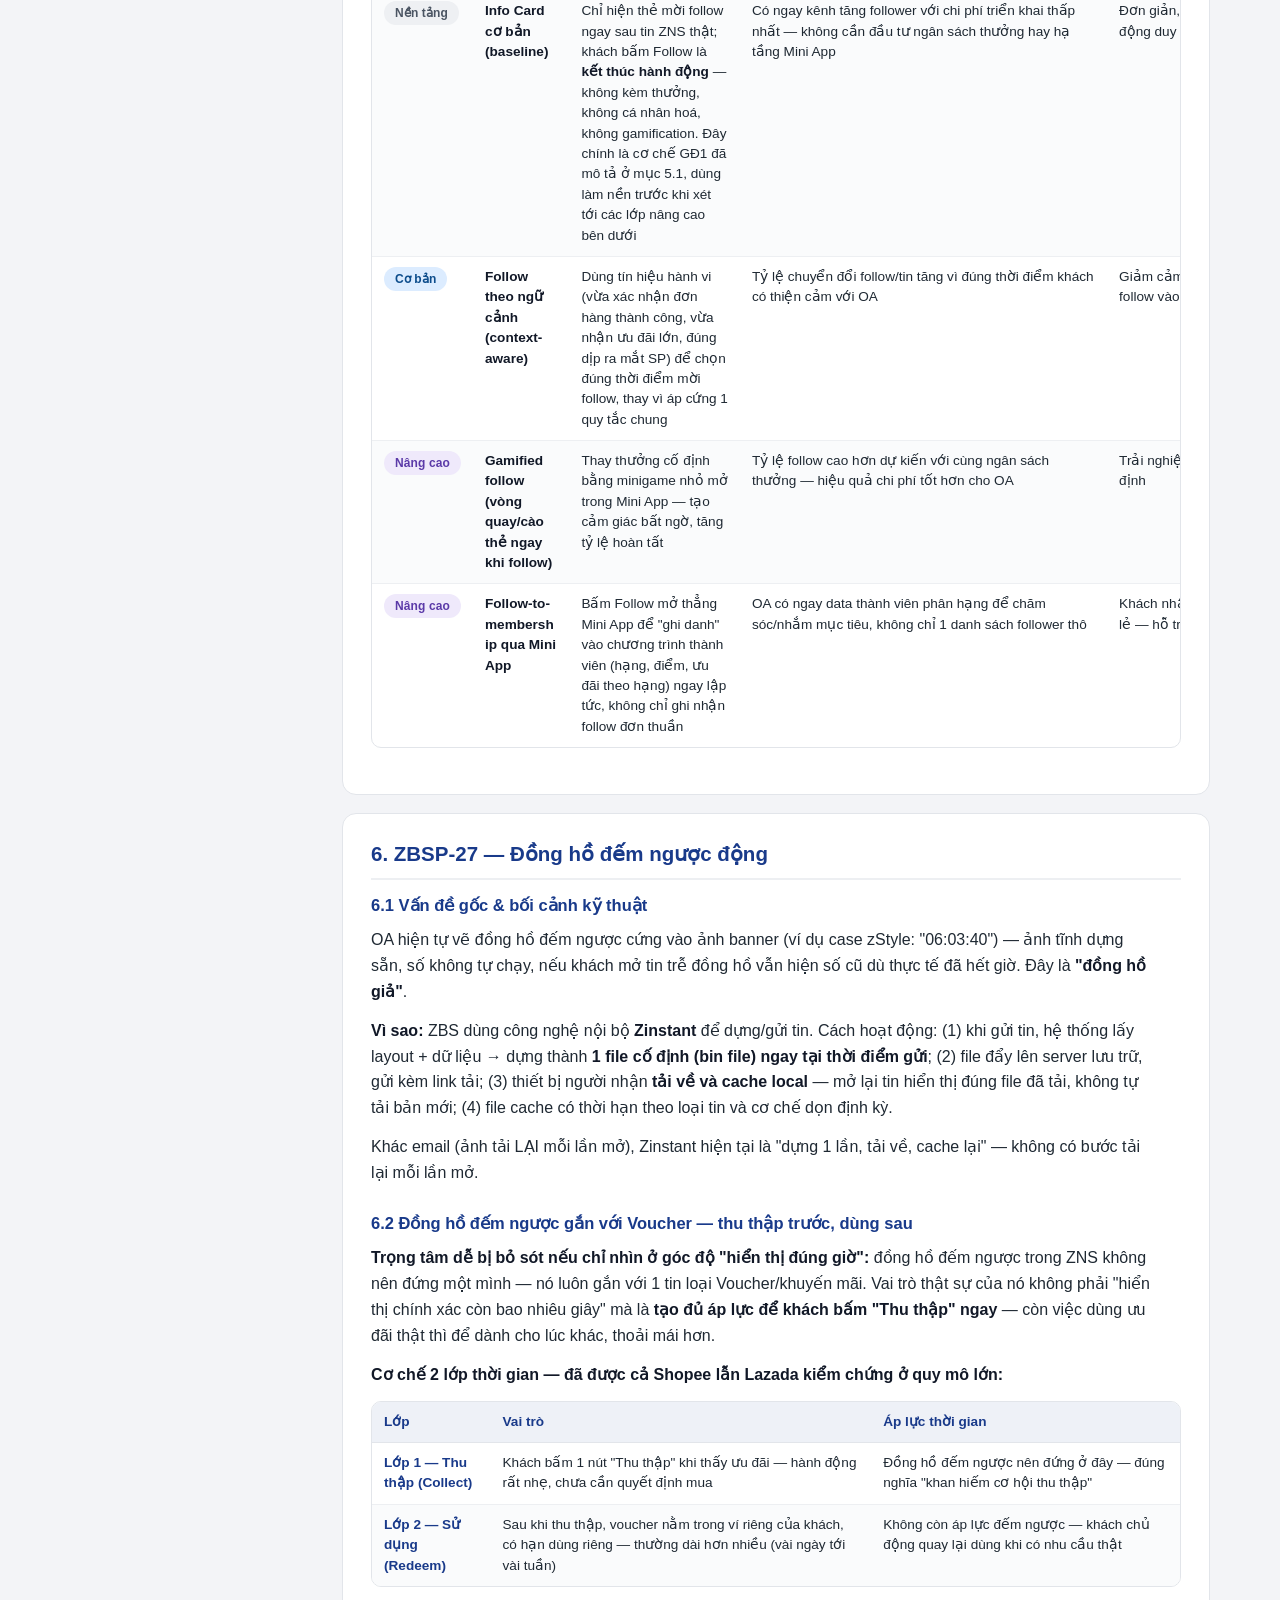
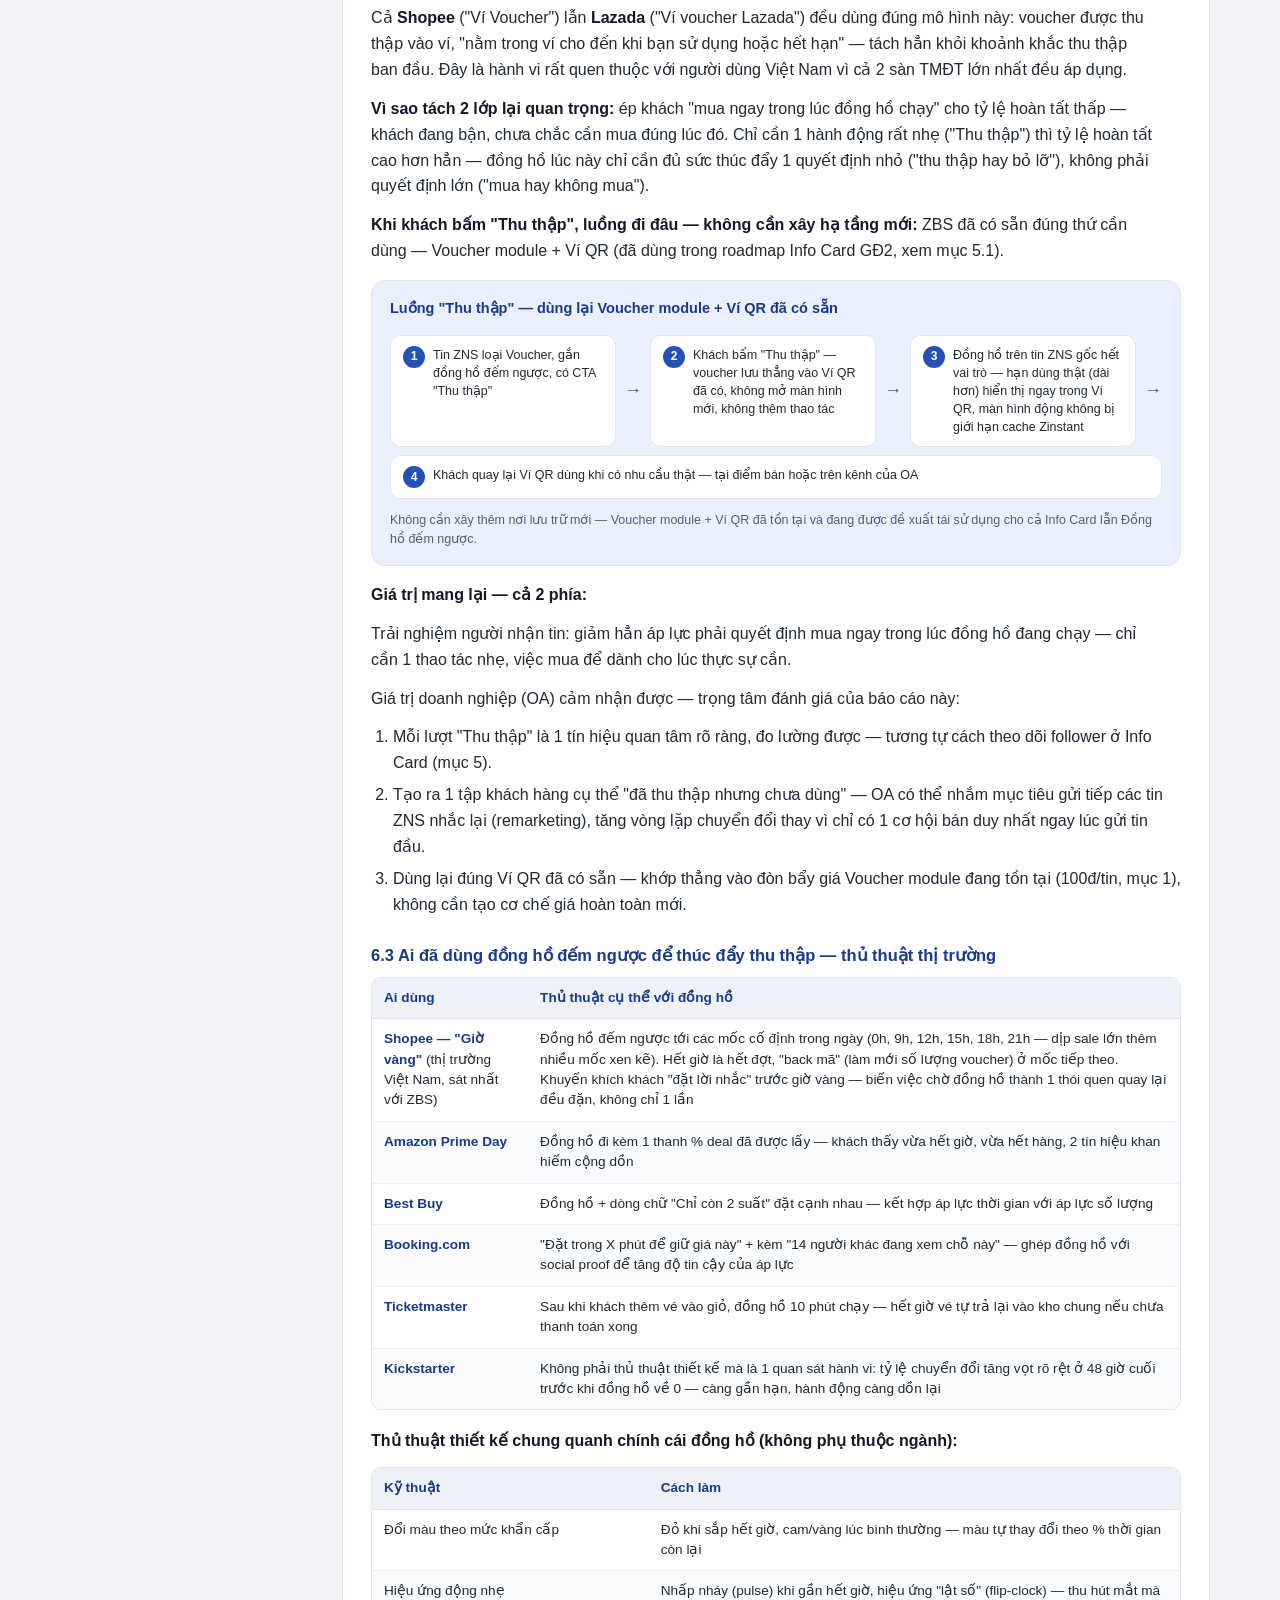
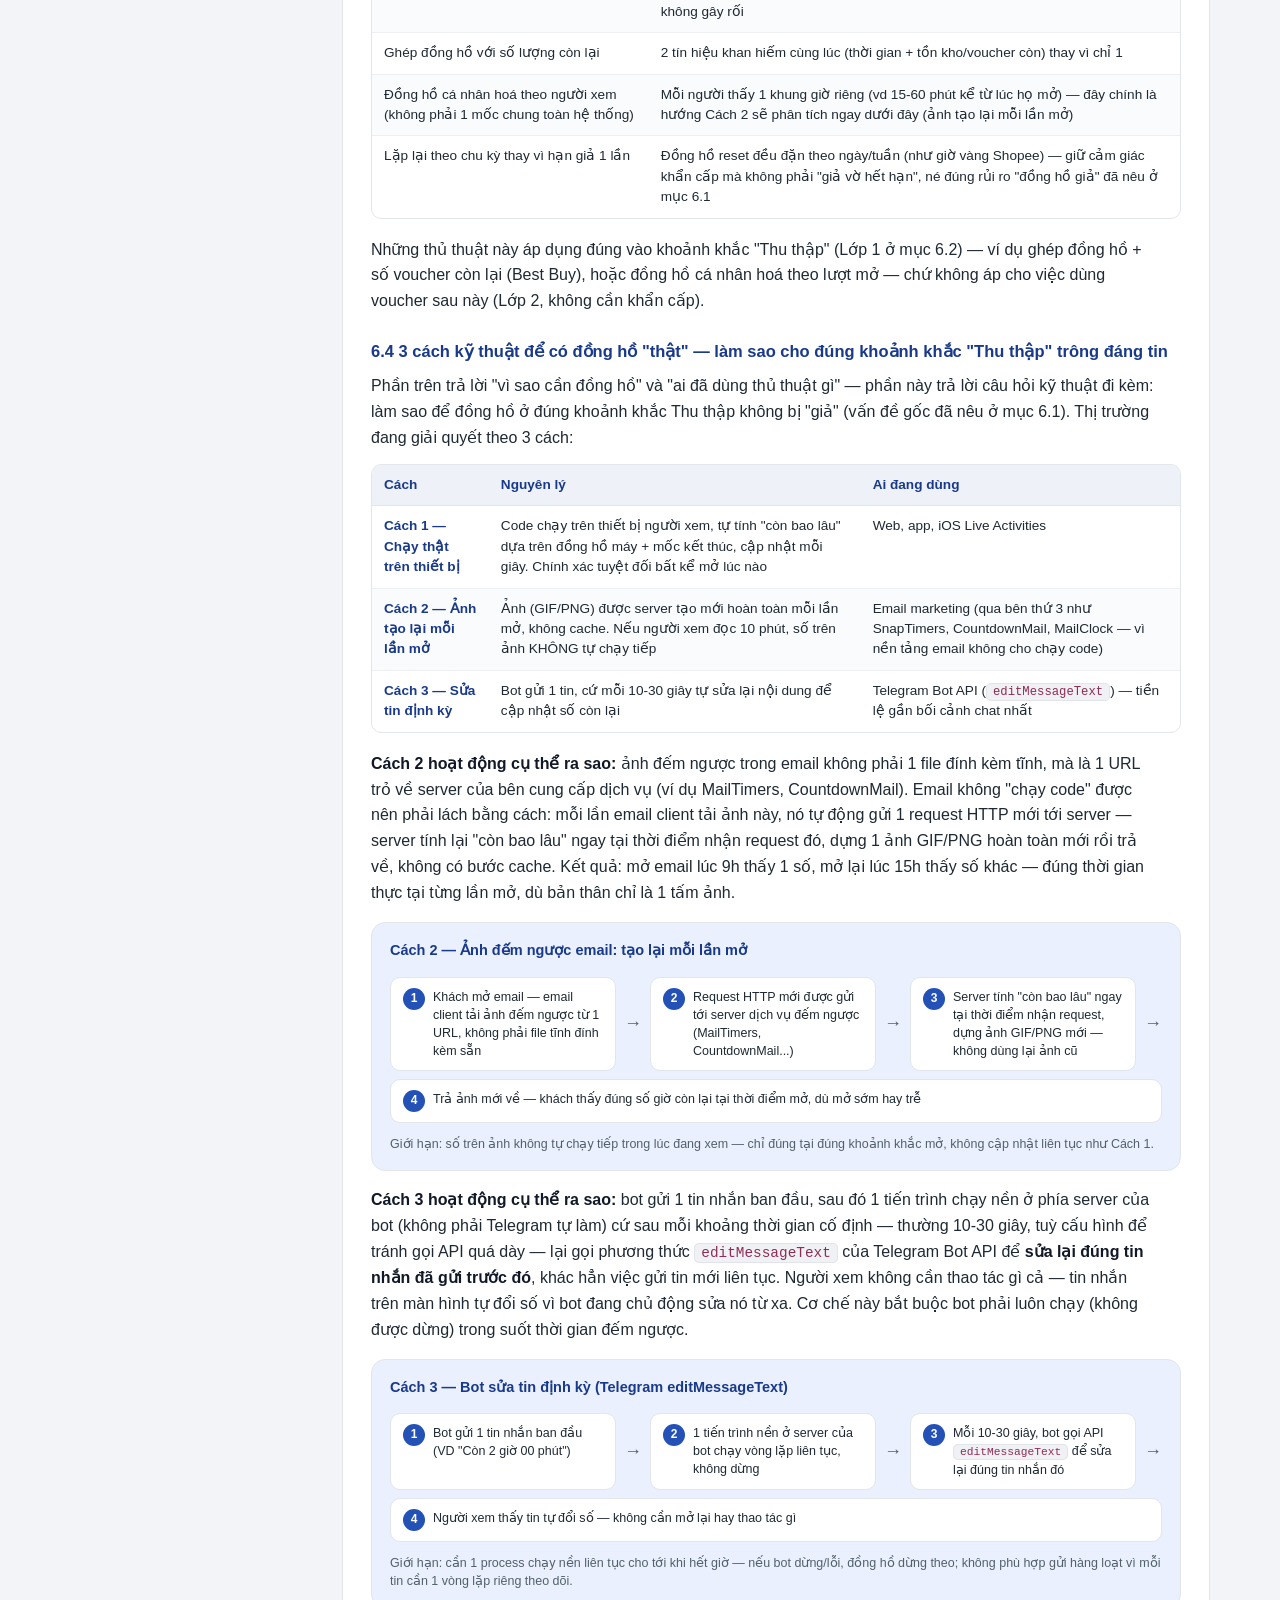
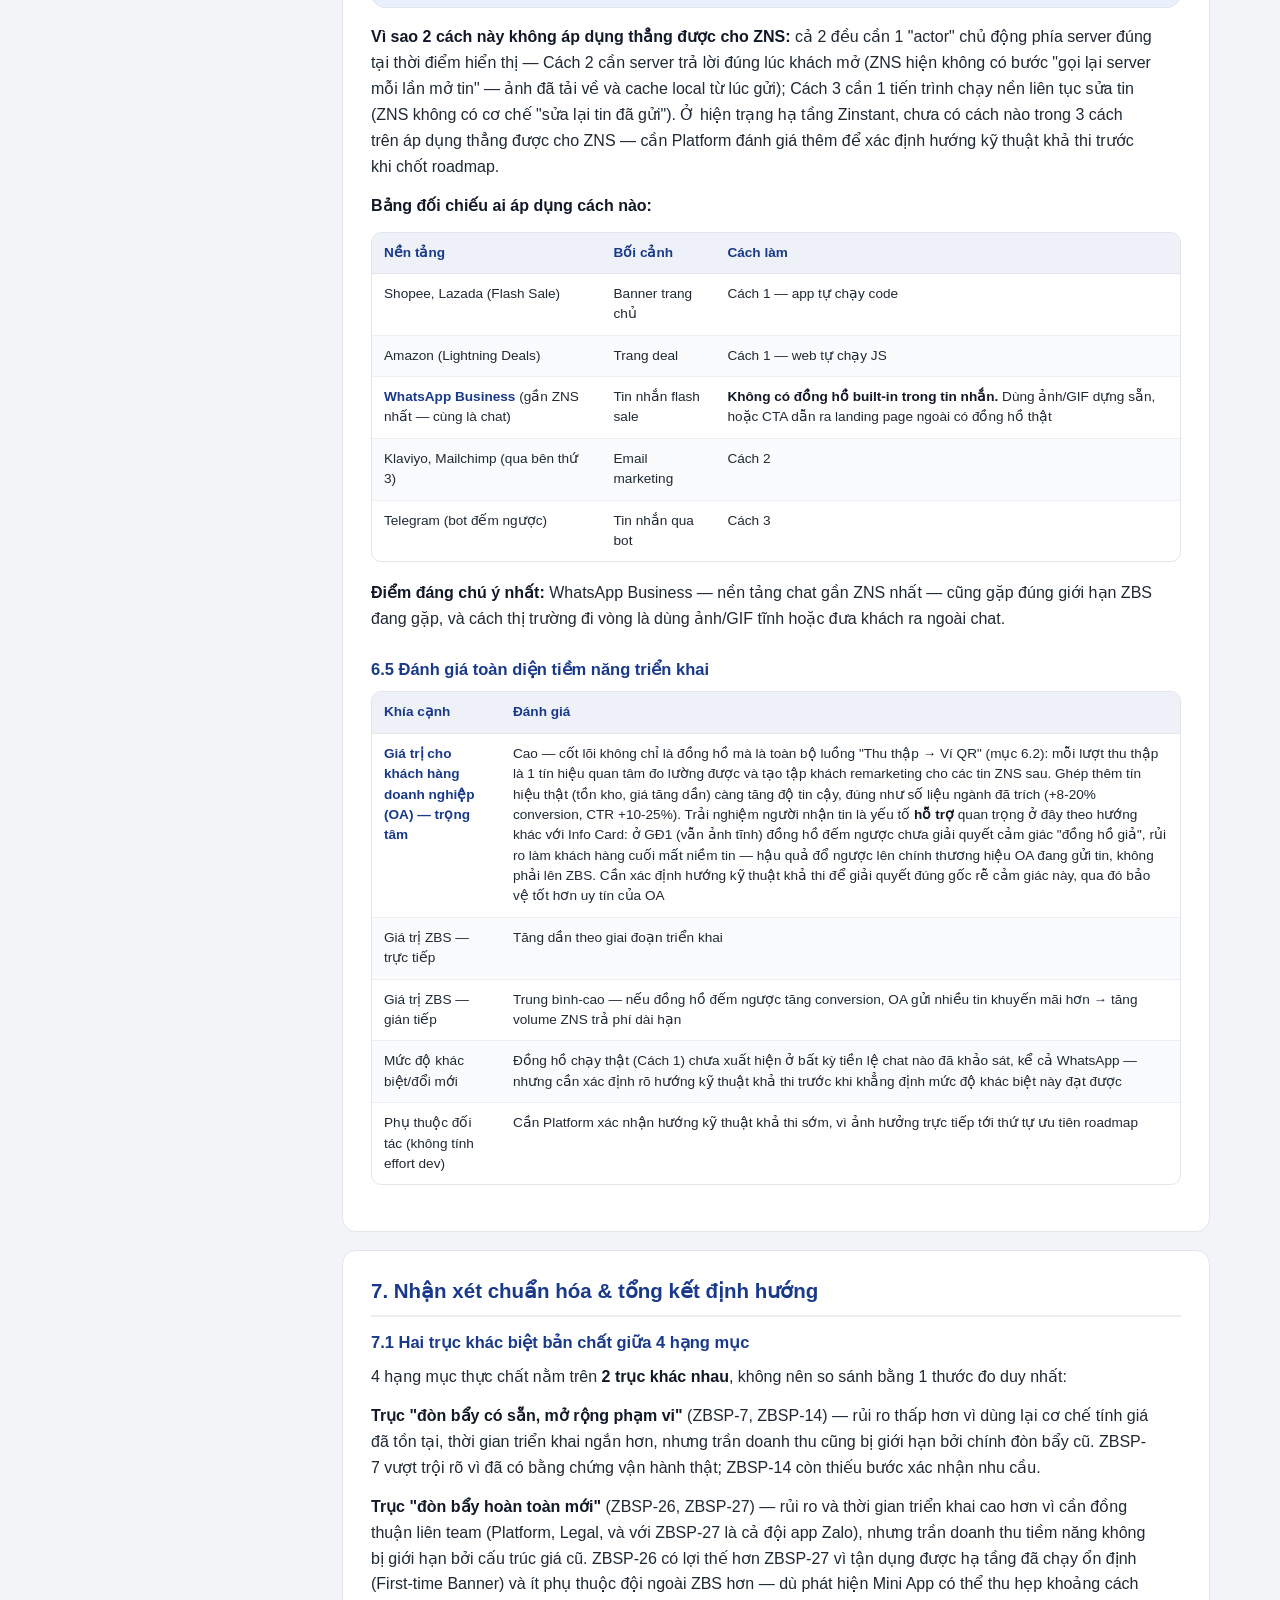
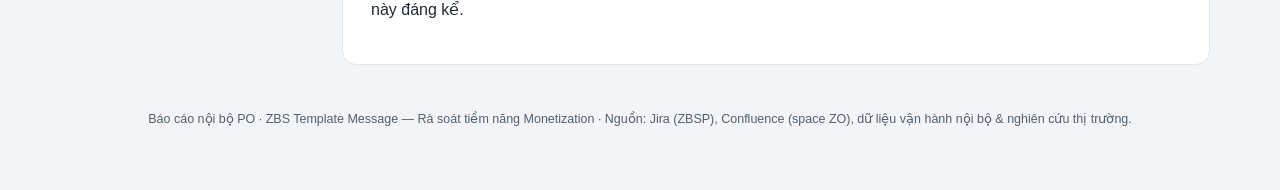
<file: reports/zbs-template-monetization-baocao.html>
<!doctype html>
<html lang="vi">
<head>
<meta charset="utf-8" />
<meta name="viewport" content="width=device-width, initial-scale=1" />
<title>ZBS Template Message — Báo cáo đầy đủ: Rà soát tiềm năng Monetization</title>
<style>
  :root{
    --ink:#1f2933;
    --ink-soft:#52606d;
    --line:#e2e5ea;
    --line-soft:#edeff2;
    --bg:#f3f4f7;
    --card:#ffffff;
    --accent:#2451b6;
    --accent-soft:#eaf0fd;
    --accent-ink:#193a8a;
    --amber:#9a6400;
    --amber-bg:#fdf1d9;
    --purple:#5b3aa8;
    --purple-bg:#efe9fb;
    --purple-deep:#3d1f80;
    --purple-deep-bg:#e6ddf9;
    --gray-bg:#eef0f3;
    --gray-ink:#4b5563;
    --radius:14px;
  }

  *,*::before,*::after{ box-sizing:border-box; }

  html{ -webkit-text-size-adjust:100%; }

  body{
    margin:0;
    background:var(--bg);
    color:var(--ink);
    font-family:"Segoe UI","Inter",Roboto,"Helvetica Neue",Arial,sans-serif;
    line-height:1.62;
    font-size:16px;
  }

  .report-shell{
    max-width:1180px;
    margin:0 auto;
    padding:28px 20px 60px;
  }

  /* ---------- Header ---------- */
  .report-header{
    background:linear-gradient(135deg,#193a8a 0%,#2451b6 55%,#3d6bd6 100%);
    color:#fff;
    border-radius:var(--radius);
    padding:32px 32px 26px;
    margin-bottom:22px;
    box-shadow:0 10px 30px -12px rgba(24,44,97,.45);
  }
  .report-kicker{
    text-transform:uppercase;
    letter-spacing:.08em;
    font-size:12.5px;
    font-weight:600;
    opacity:.85;
    margin:0 0 10px;
  }
  .report-title{
    margin:0 0 14px;
    font-size:clamp(22px,3vw,30px);
    line-height:1.28;
    font-weight:700;
    max-width:56ch;
  }
  .report-meta{
    margin:0;
    font-size:14.5px;
    line-height:1.6;
    color:rgba(255,255,255,.92);
    max-width:78ch;
  }
  .report-meta strong{ color:#fff; }
  .report-chips{
    display:flex;
    flex-wrap:wrap;
    gap:8px;
    margin-top:16px;
  }
  .chip{
    display:inline-flex;
    align-items:center;
    gap:6px;
    background:rgba(255,255,255,.14);
    border:1px solid rgba(255,255,255,.28);
    color:#fff;
    padding:5px 12px;
    border-radius:999px;
    font-size:12.5px;
    font-weight:600;
  }

  /* ---------- Layout ---------- */
  .report-layout{
    display:grid;
    grid-template-columns:250px minmax(0,1fr);
    gap:22px;
    align-items:start;
  }

  .report-nav{
    position:sticky;
    top:20px;
    background:var(--card);
    border:1px solid var(--line);
    border-radius:var(--radius);
    padding:18px 16px;
    max-height:calc(100vh - 40px);
    overflow-y:auto;
  }
  .report-nav-title{
    font-size:11.5px;
    text-transform:uppercase;
    letter-spacing:.08em;
    font-weight:700;
    color:var(--ink-soft);
    margin:0 0 10px;
  }
  .report-nav ol{
    list-style:none;
    margin:0;
    padding:0;
    counter-reset:navcount;
  }
  .report-nav li{ margin:0; }
  .report-nav a{
    display:block;
    padding:7px 8px;
    border-radius:8px;
    color:var(--ink-soft);
    text-decoration:none;
    font-size:13.5px;
    line-height:1.4;
    border-left:2px solid transparent;
  }
  .report-nav a:hover{
    background:var(--accent-soft);
    color:var(--accent-ink);
    border-left-color:var(--accent);
  }

  .report-nav-mobile{ display:none; }

  /* ---------- Main content ---------- */
  .report-root{ min-width:0; }

  .report-section{
    background:var(--card);
    border:1px solid var(--line);
    border-radius:var(--radius);
    padding:26px 28px 28px;
    margin-bottom:18px;
    overflow-wrap:break-word;
  }
  .report-section:first-child{
    background:var(--accent-soft);
    border-color:#d7e2fb;
  }

  .report-root h2{
    font-size:20.5px;
    line-height:1.35;
    margin:0 0 14px;
    padding-bottom:10px;
    border-bottom:2px solid var(--line-soft);
    color:var(--accent-ink);
    scroll-margin-top:18px;
  }
  .report-root h3{
    font-size:16.5px;
    line-height:1.4;
    margin:26px 0 10px;
    color:var(--accent-ink);
    scroll-margin-top:18px;
  }
  .report-root h3:first-of-type{ margin-top:6px; }

  .report-root p{ margin:0 0 13px; max-width:88ch; }
  .report-root ul, .report-root ol{ margin:0 0 13px; padding-left:22px; }
  .report-root li{ margin:0 0 6px; }
  .report-root li:last-child{ margin-bottom:0; }
  .report-root li > p{ margin:0; }

  .report-root a{ color:var(--accent); text-decoration:underline; text-decoration-color:#c3d3f7; text-underline-offset:2px; }
  .report-root a:hover{ text-decoration-color:currentColor; }

  .report-root strong{ color:#111827; font-weight:700; }

  .report-root code{
    background:#f0f1f4;
    border:1px solid #e2e4e9;
    border-radius:5px;
    padding:1px 6px;
    font-size:.9em;
    font-family:"SFMono-Regular",Consolas,"Liberation Mono",Menlo,monospace;
    color:#8f2d56;
  }

  .report-root blockquote{
    margin:0 0 13px;
    padding:10px 16px;
    border-left:3px solid var(--accent);
    background:var(--accent-soft);
    border-radius:0 8px 8px 0;
    color:var(--ink-soft);
  }
  .report-root blockquote p{ margin:0 0 6px; }
  .report-root blockquote p:last-child{ margin-bottom:0; }

  .report-root hr{ display:none; }

  em{ font-style:italic; color:var(--ink-soft); }

  /* ---------- Tables ---------- */
  .table-wrap{
    width:100%;
    max-width:100%;
    overflow-x:auto;
    -webkit-overflow-scrolling:touch;
    margin:4px 0 18px;
    border:1px solid var(--line);
    border-radius:10px;
    scrollbar-width:thin;
    scrollbar-color:#b7c2d6 #f1f3f6;
  }
  .table-wrap::-webkit-scrollbar{ height:9px; }
  .table-wrap::-webkit-scrollbar-track{ background:#f1f3f6; }
  .table-wrap::-webkit-scrollbar-thumb{ background:#b7c2d6; border-radius:6px; }
  .table-wrap::-webkit-scrollbar-thumb:hover{ background:#8fa0bd; }
  table{
    width:100%;
    min-width:640px;
    border-collapse:collapse;
    font-size:13.6px;
    line-height:1.5;
  }
  thead th{
    position:sticky;
    top:0;
    background:#eef1f7;
    color:var(--accent-ink);
    text-align:left;
    font-weight:700;
    padding:10px 12px;
    border-bottom:1px solid var(--line);
    white-space:nowrap;
  }
  tbody td{
    padding:10px 12px;
    border-bottom:1px solid var(--line-soft);
    vertical-align:top;
    overflow-wrap:anywhere;
  }
  tbody tr:last-child td{ border-bottom:none; }
  tbody tr:nth-child(even){ background:#fafbfc; }
  tbody tr:hover{ background:#f3f6fd; }

  td.num{
    text-align:right;
    font-variant-numeric:tabular-nums;
    white-space:nowrap;
    font-feature-settings:"tnum" 1;
  }

  /* first column of comparison-style tables reads as a row label */
  table tr td:first-child strong{ color:var(--accent-ink); }

  /* ---------- Mini bar chart block ---------- */
  .chart-block{
    margin:18px 0;
    padding:16px 18px;
    background:var(--accent-soft);
    border:1px solid var(--line);
    border-radius:var(--radius);
  }
  .chart-block-title{
    font-weight:700;
    color:var(--accent-ink);
    margin-bottom:14px;
    font-size:14.5px;
  }
  .mini-chart-grid{
    display:grid;
    grid-template-columns:1fr 1fr;
    gap:24px;
  }
  .mini-chart-label{
    font-size:12px;
    font-weight:700;
    color:var(--ink-soft);
    margin-bottom:10px;
    text-transform:uppercase;
    letter-spacing:.03em;
  }
  .bar-row{
    display:flex;
    align-items:center;
    gap:8px;
    margin-bottom:8px;
  }
  .bar-name{
    width:60px;
    flex:0 0 auto;
    font-size:13px;
    color:var(--ink);
  }
  .bar-track{
    flex:1;
    min-width:0;
    background:#fff;
    border-radius:6px;
    border:1px solid var(--line);
    overflow:hidden;
  }
  .bar-fill{
    display:inline-block;
    background:var(--accent);
    color:#fff;
    font-size:12px;
    font-weight:700;
    padding:5px 8px;
    white-space:nowrap;
    border-radius:6px;
  }
  .bar-fill.alt{ background:var(--amber); }
  .chart-block-note{
    margin-top:14px;
    font-size:12.5px;
    color:var(--ink-soft);
    line-height:1.5;
  }
  @media (max-width:640px){
    .mini-chart-grid{ grid-template-columns:1fr; gap:18px; }
  }

  /* ---------- Flow diagram (step-by-step mechanism) ---------- */
  .flow-diagram{
    margin:16px 0;
    padding:16px 18px;
    background:var(--accent-soft);
    border:1px solid var(--line);
    border-radius:var(--radius);
  }
  .flow-diagram-title{
    font-weight:700;
    color:var(--accent-ink);
    margin-bottom:14px;
    font-size:14.5px;
  }
  .flow-steps{
    display:flex;
    align-items:stretch;
    gap:8px;
    flex-wrap:wrap;
  }
  .flow-step{
    flex:1 1 170px;
    min-width:150px;
    background:#fff;
    border:1px solid var(--line);
    border-radius:10px;
    padding:10px 12px;
    display:flex;
    gap:8px;
    align-items:flex-start;
  }
  .flow-step-num{
    flex:0 0 auto;
    width:22px;
    height:22px;
    border-radius:50%;
    background:var(--accent);
    color:#fff;
    font-size:12px;
    font-weight:700;
    display:flex;
    align-items:center;
    justify-content:center;
  }
  .flow-step-text{
    font-size:12.5px;
    line-height:1.45;
    color:var(--ink);
  }
  .flow-arrow{
    flex:0 0 auto;
    align-self:center;
    color:var(--ink-soft);
    font-size:18px;
    font-weight:700;
  }
  .flow-diagram-note{
    margin-top:12px;
    font-size:12.5px;
    color:var(--ink-soft);
    line-height:1.5;
  }
  @media (max-width:768px){
    .flow-steps{ flex-direction:column; }
    .flow-arrow{ transform:rotate(90deg); align-self:flex-start; margin-left:10px; }
  }

  /* ---------- Badges (Cấp độ) ---------- */
  .badge{
    display:inline-block;
    padding:3px 11px;
    border-radius:999px;
    font-size:12px;
    font-weight:700;
    white-space:nowrap;
    letter-spacing:.01em;
  }
  .badge-foundation{ background:var(--gray-bg); color:var(--gray-ink); }
  .badge-basic{ background:#dcecff; color:#0d4d8c; }
  .badge-medium{ background:var(--amber-bg); color:var(--amber); }
  .badge-advanced{ background:var(--purple-bg); color:var(--purple); }
  .badge-advanced-max{ background:var(--purple-deep-bg); color:var(--purple-deep); }

  /* ---------- Footer ---------- */
  .report-footer{
    margin-top:10px;
    padding:16px 4px 0;
    color:var(--ink-soft);
    font-size:12.5px;
    text-align:center;
  }

  /* ---------- Responsive ---------- */
  @media (max-width:960px){
    .report-layout{ grid-template-columns:1fr; }
    .report-nav{ display:none; }
    .report-nav-mobile{
      display:block;
      background:var(--card);
      border:1px solid var(--line);
      border-radius:var(--radius);
      padding:6px 16px;
      margin-bottom:18px;
    }
    .report-nav-mobile summary{
      cursor:pointer;
      padding:10px 0;
      font-weight:700;
      font-size:13.5px;
      color:var(--accent-ink);
      list-style:none;
    }
    .report-nav-mobile summary::-webkit-details-marker{ display:none; }
    .report-nav-mobile ol{ list-style:none; margin:0; padding:0 0 12px; }
    .report-nav-mobile a{
      display:block;
      padding:8px 4px;
      color:var(--ink-soft);
      text-decoration:none;
      font-size:13.5px;
      border-top:1px solid var(--line-soft);
    }
  }

  @media (max-width:640px){
    .report-shell{ padding:16px 12px 40px; }
    .report-header{ padding:22px 18px 18px; }
    .report-section{ padding:18px 16px 20px; }
    .report-root h2{ font-size:18.5px; }
    table{ font-size:12.8px; }
  }

  /* ---------- Print ---------- */
  @media print{
    body{ background:#fff; }
    .report-shell{ max-width:100%; padding:0; }
    .report-header{
      color:#111;
      background:#fff !important;
      border:1px solid #ccc;
      box-shadow:none;
      print-color-adjust:exact;
      -webkit-print-color-adjust:exact;
    }
    .report-title{ color:#111; }
    .report-meta{ color:#333; }
    .chip{ background:#f0f0f0; color:#111; border-color:#ccc; }
    .report-layout{ display:block; }
    .report-nav, .report-nav-mobile{ display:none !important; }
    .report-section{
      border:1px solid #ddd;
      box-shadow:none;
      break-inside:avoid;
      page-break-inside:avoid;
    }
    .table-wrap{ overflow-x:visible; border:1px solid #ddd; }
    table{ min-width:0 !important; width:100% !important; table-layout:fixed; font-size:10.5px; }
    table td, table th{ overflow-wrap:anywhere; word-break:break-word; }
    thead th{ position:static; background:#eee !important; white-space:normal !important; print-color-adjust:exact; -webkit-print-color-adjust:exact; }
    .chart-block{ background:#f4f4f4 !important; break-inside:avoid; page-break-inside:avoid; print-color-adjust:exact; -webkit-print-color-adjust:exact; }
    .bar-fill{ print-color-adjust:exact; -webkit-print-color-adjust:exact; }
    .flow-diagram{ background:#f4f4f4 !important; break-inside:avoid; page-break-inside:avoid; print-color-adjust:exact; -webkit-print-color-adjust:exact; }
    .flow-step-num{ print-color-adjust:exact; -webkit-print-color-adjust:exact; }
    .flow-steps{ flex-direction:column; align-items:stretch; }
    .flow-step{ flex:0 0 auto; }
    .flow-arrow{ display:none; }
    td.num{ white-space:normal !important; }
    a{ color:#111; text-decoration:underline; }
    .badge{ print-color-adjust:exact; -webkit-print-color-adjust:exact; }
  }
</style>
</head>
<body>
<div class="report-shell">

  <header class="report-header">
    <p class="report-kicker">ZBS Template Message · Phân tích nội bộ PO</p>
    <h1 class="report-title">ZBS Template Message — Báo cáo đầy đủ: Rà soát tiềm năng Monetization</h1>
    <p class="report-meta">Báo cáo này được viết để đọc độc lập — không cần đọc trước bất kỳ tài liệu nào khác. Toàn bộ bối cảnh, số liệu, tiền lệ thị trường và đề xuất đều được giải thích đầy đủ trong chính tài liệu này.</p>
    <p class="report-meta">Trạng thái: phân tích nội bộ PO (exploratory), phục vụ việc ra quyết định nên đẩy hạng mục nào đi tiếp — chưa chuyển việc cho BD/Platform/Legal/Data.</p>
    <div class="report-chips">
      <span class="chip">4 hạng mục phân tích</span>
      <span class="chip">ZBSP-7 · ZBSP-14 · ZBSP-26 · ZBSP-27</span>
      <span class="chip">Cập nhật 13/08/2026</span>
    </div>
  </header>

  <details class="report-nav-mobile">
    <summary>Mục lục nhanh</summary>
    <ol>
<li><a href="#1-cấu-trúc-giá-hiện-tại-của-zns-4-đòn-bẩy">1. Cấu trúc giá hiện tại của ZNS (4 đòn bẩy)</a></li>
<li><a href="#2-bảng-so-sánh-tổng-hợp">2. Bảng so sánh tổng hợp</a></li>
<li><a href="#3-zbsp-7--public-hoá-mẫu-templatecomponent-ở-admin-tool">3. ZBSP-7 — Public hoá mẫu template/component ở admin tool</a></li>
<li><a href="#4-zbsp-14--rating--banner-image-module">4. ZBSP-14 — Rating + banner (Image module)</a></li>
<li><a href="#5-zbsp-26--info-card-smart-send">5. ZBSP-26 — Info Card (Smart Send)</a></li>
<li><a href="#6-zbsp-27--đồng-hồ-đếm-ngược-động">6. ZBSP-27 — Đồng hồ đếm ngược động</a></li>
<li><a href="#7-nhận-xét-chuẩn-hóa--tổng-kết-định-hướng">7. Nhận xét chuẩn hóa & tổng kết định hướng</a></li>
    </ol>
  </details>

  <div class="report-layout">
    <nav class="report-nav">
      <p class="report-nav-title">Mục lục</p>
      <ol>
<li><a href="#1-cấu-trúc-giá-hiện-tại-của-zns-4-đòn-bẩy">1. Cấu trúc giá hiện tại của ZNS (4 đòn bẩy)</a></li>
<li><a href="#2-bảng-so-sánh-tổng-hợp">2. Bảng so sánh tổng hợp</a></li>
<li><a href="#3-zbsp-7--public-hoá-mẫu-templatecomponent-ở-admin-tool">3. ZBSP-7 — Public hoá mẫu template/component ở admin tool</a></li>
<li><a href="#4-zbsp-14--rating--banner-image-module">4. ZBSP-14 — Rating + banner (Image module)</a></li>
<li><a href="#5-zbsp-26--info-card-smart-send">5. ZBSP-26 — Info Card (Smart Send)</a></li>
<li><a href="#6-zbsp-27--đồng-hồ-đếm-ngược-động">6. ZBSP-27 — Đồng hồ đếm ngược động</a></li>
<li><a href="#7-nhận-xét-chuẩn-hóa--tổng-kết-định-hướng">7. Nhận xét chuẩn hóa & tổng kết định hướng</a></li>
      </ol>
    </nav>

    <main class="report-root">



<section class="report-section" id="sec-mục-lục"><h2 id="mục-lục">Mục lục</h2>
<ol type="1">
<li><a href="#1-cấu-trúc-giá-hiện-tại-của-zns-4-đòn-bẩy">Cấu trúc giá hiện tại của ZNS (4 đòn bẩy)</a></li>
<li><a href="#2-bảng-so-sánh-tổng-hợp">Bảng so sánh tổng hợp</a></li>
<li><a href="#3-zbsp-7--public-hoá-mẫu-templatecomponent-ở-admin-tool">ZBSP-7 — Public hoá mẫu template/component ở admin tool</a></li>
<li><a href="#4-zbsp-14--rating--banner-image-module">ZBSP-14 — Rating + banner (Image module)</a></li>
<li><a href="#5-zbsp-26--info-card-smart-send">ZBSP-26 — Info Card (Smart Send)</a></li>
<li><a href="#6-zbsp-27--đồng-hồ-đếm-ngược-động">ZBSP-27 — Đồng hồ đếm ngược động</a></li>
<li><a href="#7-nhận-xét-chuẩn-hóa--tổng-kết-định-hướng">Nhận xét chuẩn hóa &amp; tổng kết định hướng</a></li>
</ol>
<hr/>
</section><section class="report-section" id="sec-1-cấu-trúc-giá-hiện-tại-của-zns-4-đòn-bẩy"><h2 id="1-cấu-trúc-giá-hiện-tại-của-zns-4-đòn-bẩy">1. Cấu trúc giá hiện tại của ZNS (4 đòn bẩy)</h2>
<p>Giá 1 tin ZNS được cộng dồn từ 4 thành phần sau (theo tài liệu Confluence "ZNS - Product pricing structure" và theme tái cấu trúc giá):</p>
<div class="table-wrap"><table style="min-width:660px">
<thead>
<tr class="header">
<th>Đòn bẩy</th>
<th>Mô tả</th>
<th>Giá hiện tại (VNĐ)</th>
</tr>
</thead>
<tbody>
<tr class="odd">
<td><strong>1. Loại template (Product ID)</strong></td>
<td>Rating, Vé xe khách, Voucher, Payment Request, ZNS thường: 200đ. Verification: 300đ</td>
<td>200-300đ/tin</td>
</tr>
<tr class="even">
<td><strong>2. Thành phần đặc biệt (Components)</strong></td>
<td>Image module 200đ, Payment module 100đ, Voucher module 100đ. Rating hiện đang <strong>0đ</strong></td>
<td>0-200đ/tin</td>
</tr>
<tr class="odd">
<td><strong>3. CTA/Button</strong></td>
<td>100-700đ tùy loại đích đến. Response button hiện <strong>0đ</strong></td>
<td>0-700đ/tin</td>
</tr>
<tr class="even">
<td><strong>4. Sản phẩm mới hoàn toàn</strong></td>
<td>Ví dụ đang triển khai: "Vé xe khách" — public hoá cho toàn bộ user tự tạo (thay vì chỉ tạo qua Admin tool), giá 300đ</td>
<td>Tuỳ sản phẩm</td>
</tr>
</tbody>
</table></div>
<p>Đợt tái cấu trúc giá đang chạy (~T3/2026) còn bổ sung: CTA "đến trang tải app" (3.000đ — cao nhất bảng giá), chuyển Response button từ 0đ sang có phí, và bắt buộc mỗi template mới phải có ≥1 CTA.</p>
<p><strong>Ý nghĩa:</strong> khi đánh giá 1 hạng mục có tiềm năng monetize hay không, câu hỏi đầu tiên luôn là "hạng mục này khớp vào đòn bẩy nào trong 4 đòn bẩy trên, hay là 1 đòn bẩy hoàn toàn mới?" — vì mở rộng đòn bẩy có sẵn thường nhanh và ít rủi ro hơn tạo cơ chế giá mới.</p>
<hr/>
</section><section class="report-section" id="sec-2-bảng-so-sánh-tổng-hợp"><h2 id="2-bảng-so-sánh-tổng-hợp">2. Bảng so sánh tổng hợp</h2>
<div class="table-wrap"><table style="min-width:1760px">
<thead>
<tr class="header">
<th>Ticket</th>
<th>Đòn bẩy</th>
<th>Cơ chế thu phí đề xuất</th>
<th>Bằng chứng nhu cầu</th>
<th>Tiềm năng DT</th>
<th>Sẵn sàng triển khai</th>
<th>Rủi ro chính</th>
<th>Ưu tiên</th>
</tr>
</thead>
<tbody>
<tr class="odd">
<td><strong>ZBSP-7</strong></td>
<td>4 — Sản phẩm mới</td>
<td>300đ/tin</td>
<td><strong>Mạnh</strong> — 6.552 request/7 tháng, ~391.600 tin gửi thực tế</td>
<td><strong>Cao</strong></td>
<td>Đã trong roadmap chính thức</td>
<td>Giảm kiểm soát chất lượng khi public hoá</td>
<td class="num"><strong>1</strong></td>
</tr>
<tr class="even">
<td><strong>ZBSP-14</strong></td>
<td>2 — Component</td>
<td>Image module 200đ (mở rộng phạm vi sang Rating)</td>
<td>Trung bình — chờ BD</td>
<td>Trung bình</td>
<td>Chờ xác nhận nội bộ (BD)</td>
<td>Là dev mới, effort chưa rõ</td>
<td class="num"><strong>2</strong></td>
</tr>
<tr class="odd">
<td><strong>ZBSP-26</strong> (Info Card)</td>
<td>Đòn bẩy mới</td>
<td>Phí nhỏ theo lượt hiển thị thẻ, có thể mở rộng thêm module</td>
<td>Trung bình — tiền lệ thị trường mạnh</td>
<td><strong>Cao</strong> (chủ yếu gián tiếp, dài hạn)</td>
<td>Cần Platform + Legal xác nhận</td>
<td>Lạm dụng follow-unfollow để ăn thưởng</td>
<td class="num"><strong>3</strong></td>
</tr>
<tr class="even">
<td><strong>ZBSP-27</strong> (Đồng hồ đếm ngược)</td>
<td>Đòn bẩy mới</td>
<td>Theo giai đoạn, tăng dần</td>
<td>Trung bình — tiền lệ thị trường rõ</td>
<td>Trung bình, tăng theo giai đoạn</td>
<td>Multi-phase, phụ thuộc đội ngoài</td>
<td>Đồng hồ đếm ngược giả (chưa cập nhật real-time)</td>
<td class="num"><strong>4</strong></td>
</tr>
</tbody>
</table></div>
<hr/>
</section><section class="report-section" id="sec-3-zbsp-7--public-hoá-mẫu-templatecomponent-ở-admin-tool"><h2 id="3-zbsp-7--public-hoá-mẫu-templatecomponent-ở-admin-tool">3. ZBSP-7 — Public hoá mẫu template/component ở admin tool</h2>
<p><strong>Đòn bẩy 4 (Sản phẩm mới) — Ưu tiên cao nhất</strong></p>
<p><strong>Hiện trạng:</strong> một số loại template (QR code, Ví xe, Response, Template đánh giá dịch vụ, Template xác thực, Template yêu cầu thanh toán, Template voucher, và các loại phức tạp khác) <strong>không tự tạo được qua self-service</strong> — OA phải gửi ticket, một đội ngũ Admin nhỏ (~6 người tạo, ~6 người duyệt) xử lý thủ công từng cái một. Quy trình: OA/Sales tạo ticket → 1 nhân sự Admin tạo template thủ công → 1 nhân sự khác duyệt lại → xong mới đưa vào sử dụng.</p>
<p><strong>Khớp trực tiếp với sáng kiến đang chạy:</strong> Theme tái cấu trúc giá đã xác nhận kế hoạch "Vé xe khách — public cho all user thay vì tạo trên admin tool", giá 300đ, dự kiến demo T4/2026 và chính thức trong Q2/2026.</p>
<h3 id="số-liệu-chi-tiết-nguồn-3-file-dữ-liệu-nội-bộ-giai-đoạn-janjul-2026">Số liệu chi tiết (nguồn: 3 file dữ liệu nội bộ, giai đoạn Jan–Jul 2026)</h3>
<p>Trong 8 loại template thủ công đang chờ public hoá, phần số liệu dưới đây tập trung riêng vào <strong>QR code và Vé xe</strong> — 2 loại duy nhất có đủ dữ liệu sản lượng gửi tin thực tế, và là bằng chứng rõ nhất cho tiềm năng monetize của ZBSP-7.</p>
<p><strong>Khối lượng request theo tháng — QR code &amp; Vé xe:</strong></p>
<div class="table-wrap"><table style="min-width:1980px">
<thead>
<tr class="header">
<th>Loại template</th>
<th>Jan</th>
<th>Feb</th>
<th>Mar</th>
<th>Apr</th>
<th>May</th>
<th>Jun</th>
<th>Jul</th>
<th>Tổng</th>
</tr>
</thead>
<tbody>
<tr class="odd">
<td>QR code</td>
<td class="num">12</td>
<td class="num">3</td>
<td class="num">24</td>
<td class="num">26</td>
<td class="num">41</td>
<td class="num">21</td>
<td class="num">1</td>
<td class="num"><strong>128</strong></td>
</tr>
<tr class="even">
<td>Vé xe</td>
<td class="num">16</td>
<td class="num">12</td>
<td class="num">29</td>
<td class="num">15</td>
<td class="num">18</td>
<td class="num">11</td>
<td class="num">0</td>
<td class="num"><strong>101</strong></td>
</tr>
<tr class="odd">
<td><strong>Tổng 2 loại</strong></td>
<td class="num"><strong>28</strong></td>
<td class="num"><strong>15</strong></td>
<td class="num"><strong>53</strong></td>
<td class="num"><strong>41</strong></td>
<td class="num"><strong>59</strong></td>
<td class="num"><strong>32</strong></td>
<td class="num"><strong>1</strong></td>
<td class="num"><strong>229</strong></td>
</tr>
</tbody>
</table></div>
<p><em>2 loại này chỉ chiếm ~3,5% trong tổng 6.552 request thủ công của cả 8 loại template trong 7 tháng — các loại còn lại (voucher, payment request, response, rating, xác thực...) không thuộc trọng tâm phân tích ở đây.</em></p>
<p><strong>Sản lượng gửi tin thực tế — bằng chứng giá trị mạnh nhất:</strong></p>
<div class="table-wrap"><table style="min-width:880px">
<thead>
<tr class="header">
<th>Loại temp</th>
<th>Số template có gửi tin</th>
<th>Tổng tin gửi Jan–Jul 2026</th>
<th>Tin gửi TB/template</th>
</tr>
</thead>
<tbody>
<tr class="odd">
<td>QR code</td>
<td>~86 template</td>
<td><strong>~180.000 tin</strong></td>
<td>~2.100 tin/template</td>
</tr>
<tr class="even">
<td>Vé xe</td>
<td>~73 template</td>
<td><strong>~211.600 tin</strong></td>
<td>~2.900 tin/template</td>
</tr>
<tr class="odd">
<td><strong>Tổng</strong></td>
<td><strong>~159 template</strong></td>
<td><strong>~391.600 tin</strong></td>
<td><strong>~2.460 tin/template</strong></td>
</tr>
</tbody>
</table></div>
<div class="chart-block">
<div class="chart-block-title">QR code &amp; Vé xe: request thủ công rất ít, sản lượng gửi tin rất lớn (Jan–Jul 2026)</div>
<div class="mini-chart-grid">
<div class="mini-chart">
<div class="mini-chart-label">Số request thủ công (7 tháng)</div>
<div class="bar-row"><span class="bar-name">QR code</span><div class="bar-track"><div class="bar-fill" style="width:100%">128</div></div></div>
<div class="bar-row"><span class="bar-name">Vé xe</span><div class="bar-track"><div class="bar-fill" style="width:79%">101</div></div></div>
</div>
<div class="mini-chart">
<div class="mini-chart-label">Tổng tin gửi thực tế (7 tháng)</div>
<div class="bar-row"><span class="bar-name">QR code</span><div class="bar-track"><div class="bar-fill alt" style="width:85%">~180.000</div></div></div>
<div class="bar-row"><span class="bar-name">Vé xe</span><div class="bar-track"><div class="bar-fill alt" style="width:100%">~211.600</div></div></div>
</div>
</div>
<div class="chart-block-note">229 request thủ công (128 QR code + 101 Vé xe) đã tạo ra gần 400.000 tin nhắn gửi thực tế — request rất ít nhưng giá trị sử dụng thực tế rất lớn.</div>
</div>
<p><strong>Điểm mấu chốt:</strong> chỉ với <strong>229 request thủ công</strong>, nhóm QR code + Vé xe đã tạo ra gần <strong>400.000 tin nhắn gửi thực tế</strong>. Dù số lượng request ít, giá trị sử dụng sau khi tạo lại rất lớn.</p>
<p><strong>Đề xuất:</strong> đây không còn là "tiềm năng" mà là <strong>đang được lên kế hoạch chính thức</strong>. Vai trò của ZBSP-7 là đảm bảo phạm vi public hoá đủ rộng (không chỉ Vé xe khách mà cả QR code — volume tương đương) và đẩy nhanh tốc độ launch dựa trên bằng chứng volume đã có.</p>
<p><strong>Rủi ro:</strong> public hoá đồng nghĩa giảm kiểm soát chất lượng so với luồng duyệt thủ công hiện tại — cần cơ chế validate tự động thay thế vai trò Admin.</p>
<p><strong>Giới hạn dữ liệu:</strong> sản lượng gửi tin chỉ có cho QR code/Ví xe (chưa có cho 6 loại temp thủ công còn lại); số liệu được cộng thủ công, cần đối chiếu lại bằng SUM Excel trước khi dùng chính thức.</p>
<hr/>
</section><section class="report-section" id="sec-4-zbsp-14--rating--banner-image-module"><h2 id="4-zbsp-14--rating--banner-image-module">4. ZBSP-14 — Rating + banner (Image module)</h2>
<p><strong>Đòn bẩy 2 (Component) — Đang chờ xác nhận, chưa chốt triển khai</strong></p>
<ul>
<li><strong>Hiện trạng:</strong> Rating hiện KHÔNG hỗ trợ thêm ảnh (là dev mới, không phải mở rộng cấu hình), và Rating hiện đang thu phí <strong>0đ</strong> ở cả 2 cấp Product ID lẫn Component — là loại template duy nhất trong bảng giá chưa có component nào tính phí.</li>
<li><strong>Cơ hội:</strong> nếu bổ sung Image module cho Rating, đây sẽ là component trả phí đầu tiên gắn được vào Rating (Image module đang có giá 200đ ở các loại template khác) — không cần tạo mức giá mới, chỉ mở rộng phạm vi áp dụng.</li>
<li><strong>Dữ liệu quy mô tham khảo:</strong> theo dữ liệu nội bộ (1/1–22/1/2026), riêng nhóm template Rating dạng cũ (chưa có nút) đã ghi nhận 1.634 template ID đang hoạt động.</li>
<li><strong>Trạng thái (12/08/2026):</strong> PO đang làm việc với BD để xác nhận số lượng yêu cầu thực tế trước khi đánh giá khả năng triển khai kỹ thuật. Câu hỏi đã gửi BD: (1) đã có bao nhiêu khách hỏi/yêu cầu, 1 khách hay lặp lại từ nhiều khách, (2) khách muốn đặt loại ảnh gì và mục đích dùng, (3) yêu cầu này có đang chặn deal/go-live cụ thể nào không.</li>
<li><strong>Việc tiếp theo:</strong> chờ phản hồi BD rồi mới quyết định đưa vào roadmap hay không.</li>
</ul>
<hr/>
</section><section class="report-section" id="sec-5-zbsp-26--info-card-smart-send"><h2 id="5-zbsp-26--info-card-smart-send">5. ZBSP-26 — Info Card (Smart Send)</h2>
<h3 id="51-info-card-là-gì-hoạt-động-như-thế-nào">5.1 Info Card là gì, hoạt động như thế nào</h3>
<p><strong>Info Card</strong> là một thẻ nhỏ, tự động xuất hiện ngay sau khi OA gửi tin ZNS cho khách hàng <strong>chưa follow OA đó</strong>, mời khách bấm Follow — có ảnh + tên OA + nút Follow, và tùy chọn kèm thêm phần thưởng nhỏ (voucher).</p>
<p><strong>Vì sao làm:</strong> giúp OA <strong>tăng follower thật</strong> — một tài sản lâu dài, không mất đi sau 1 tin — theo đúng cách Messenger và Shopee đang làm (chi tiết 2 tiền lệ này ở mục 5.2). Đây không chỉ là giá trị mang tính biểu tượng: khi khách hàng follow OA, OA được <strong>mở khoá thêm kênh gửi broadcast message</strong> — tin thông báo chương trình khuyến mãi, ưu đãi — tới đúng nhóm khách đã follow, thay vì chỉ giới hạn ở tin giao dịch/CSKH như trước khi follow. Follower càng nhiều, tập khách hàng OA có thể chủ động quảng bá càng lớn, thúc đẩy giao dịch lặp lại mà không phải trả thêm phí quảng cáo để tiếp cận lại từng người.</p>
<p><strong>Giá trị doanh nghiệp (OA) cảm nhận được — trọng tâm đánh giá</strong> (khách hàng của ZBS là doanh nghiệp/OA, nên đây là góc nhìn chính; trải nghiệm người nhận tin — khách hàng cuối — là yếu tố hỗ trợ cho giá trị này, không phải mục tiêu đánh giá độc lập):</p>
<ol type="1">
<li><strong>Mở khoá kênh broadcast khuyến mãi</strong> tới nhóm khách đã follow — lợi ích trực tiếp, dễ cảm nhận nhất, khác hẳn tin ZNS đơn lẻ theo giao dịch.</li>
<li>Tiếp cận lại khách hàng chủ động hơn, không phải trả thêm phí quảng cáo để tìm lại đúng nhóm khách đã quan tâm.</li>
<li>Chi phí thu follower rẻ hơn quảng cáo thông thường — thẻ chỉ hiện đúng lúc khách đang tương tác thật với OA.</li>
<li>OA tự kiểm soát ngân sách thưởng (mức thưởng, số lượng tối đa), không bị ép theo gói cố định.</li>
<li>Follower là tài sản lâu dài, không mất đi sau 1 tin như ZNS thông thường.</li>
<li>Theo dõi được số follower tăng thêm qua 1 chỉ số riêng trong ZBS Account — có dữ liệu cụ thể để đánh giá hiệu quả.</li>
<li>Không tốn thêm phí gửi tin để bật Info Card — chỉ phí nhỏ theo lượt hiển thị + thưởng nếu OA chọn bật.</li>
</ol>
<p><strong>Cơ chế hoạt động (sơ bộ — hướng đi chưa chốt, cần Platform xác nhận trước khi triển khai):</strong> Info Card là 1 công tắc bật/tắt do OA tự cấu hình (nội dung thẻ, có bật thưởng hay không, mức thưởng/ngân sách nếu bật), chèn ngay sau tin ZNS gửi cho khách chưa follow. Có cơ chế cooldown (khách đã thấy thẻ phải chờ 1 khoảng thời gian mới thấy lại từ cùng OA) và giới hạn thưởng tối đa 1 lần/khách trong suốt vòng đời quan hệ với 1 OA để chống lạm dụng follow-unfollow. Phạm vi tag/loại tin nhắn được gắn Info Card (áp dụng mọi tag hay loại trừ tin nhạy cảm như OTP/xác nhận thanh toán, xem so sánh với Đồng hồ đếm ngược ở mục 6.6) vẫn là điểm mở, cần PO/Platform chốt trước khi đẩy tiếp.</p>
<p><strong>Hướng thu phí đề xuất:</strong> phí nhỏ theo <strong>số lần thẻ thực sự hiển thị</strong> cho khách — giống cách ZBS đang tính phí Voucher/Rating theo tin. Chi phí thưởng (nếu OA bật) do OA tự trả riêng. Giá trị Info Card nằm ở 2 tầng: trực tiếp (phí nhỏ, ổn định, theo lượt hiển thị) và <strong>gián tiếp — giá trị chính</strong> (follower tăng → tin ZNS trả phí tăng dài hạn). Nên nhìn Info Card như khoản đầu tư cho tăng trưởng, không phải dòng phí độc lập.</p>
<p><strong>Lộ trình đề xuất trong bản gốc:</strong> GĐ1 — mở rộng First-time Banner, thêm nút Follow, đổi cơ chế "chỉ 1 lần" sang cooldown 30-60 ngày, chưa cần thưởng, có thể thu phí ngay. GĐ2 — thêm phần thưởng, dùng lại hạ tầng Voucher + Ví QR có sẵn.</p>
<h3 id="52-thị-trường-đã-làm-gì--toàn-bộ-tiền-lệ-đã-khảo-sát">5.2 Thị trường đã làm gì — toàn bộ tiền lệ đã khảo sát</h3>
<div class="table-wrap"><table style="min-width:660px">
<thead>
<tr class="header">
<th>Nền tảng</th>
<th>Cơ chế cụ thể — họ đã làm gì</th>
<th>Điểm đáng học cho ZBS</th>
</tr>
</thead>
<tbody>
<tr class="odd">
<td><strong>Shopee — "Follow Prize"</strong></td>
<td>Nút Follow luôn có sẵn, miễn phí, không tính phí gì. Nếu seller muốn đẩy mạnh hơn, họ tự mở thêm 1 chương trình có thời hạn (1-90 ngày) kèm thưởng: seller tự đặt mức thưởng, tự đặt giới hạn số lượt, và <strong>tự trả toàn bộ chi phí thưởng</strong>. Khách chỉ nhận được thưởng nếu trước đó chưa từng follow, hoặc chưa từng nhận thưởng follow từ đúng shop đó (chống lạm dụng follow-unfollow)</td>
<td>Mô hình "seller tự trả thưởng, nền tảng chỉ thu phí dịch vụ nhỏ" — đây chính là mô hình Info Card đang áp dụng (OA tự trả thưởng, ZBS thu phí hiển thị)</td>
</tr>
<tr class="even">
<td><strong>Facebook Messenger — thẻ "Follow [Page]"</strong></td>
<td>Tự động chèn ngay sau khi 1 Page trả lời tin nhắn cho khách <strong>chưa follow Page đó</strong> — thẻ gồm ảnh cover, tên Page, số follower, nút Follow. Do chính Messenger tự thêm vào, hoàn toàn miễn phí, không tính vào chi phí gửi tin của Page</td>
<td>Đây là tiền lệ gần nhất về mặt hành vi (chèn thẻ tự động ngay sau tin nhắn thật) — nhưng Messenger làm miễn phí, trong khi ZBS đề xuất thu phí nhỏ theo lượt hiển thị — cần cân nhắc mức độ chấp nhận của OA khi so sánh với tiền lệ miễn phí này</td>
</tr>
<tr class="odd">
<td><strong>Chính ZBS — "First-time Banner" (2021)</strong></td>
<td>Banner hiện khi khách lần đầu nhận ZNS từ 1 OA, gửi qua kênh hệ thống Zinstant, miễn phí — nhưng chỉ hiện đúng 1 lần duy nhất, chưa có nút Follow</td>
<td>Đây là hạ tầng kỹ thuật <strong>có sẵn để mở rộng</strong>, không phải xây từ đầu — Info Card về bản chất kỹ thuật là mở rộng First-time Banner (thêm nút Follow, đổi "1 lần" thành "cooldown 30-60 ngày")</td>
</tr>
<tr class="even">
<td><strong>LINE Official Account</strong> (Nhật/Thái/Indonesia)</td>
<td>Welcome message có thể đính kèm coupon ngay; Rich Menu (menu cố định dưới khung chat) dùng để phát coupon; qua tích hợp bên thứ 3 (Omnichat) có hẳn Game Module: vòng quay may mắn, cào thẻ, slot machine, rút thăm, gashapon — kèm cơ chế referral (mời bạn thêm để có thêm lượt quay)</td>
<td>LINE phải tích hợp bên thứ 3 mới có gamification — đây là khoảng trống ZBS có thể tự làm chính chủ thay vì OA phải tự tìm vendor ngoài như LINE đang phải làm</td>
</tr>
</tbody>
</table></div>
<h3 id="53-insight-nền-tảng-zalo-đã-có-sẵn-thứ-mà-các-tiền-lệ-trên-không-có--mini-app">5.3 Insight nền tảng: Zalo đã có sẵn thứ mà các tiền lệ trên không có — Mini App</h3>
<p>Điểm quan trọng nhất phát hiện khi so sánh chéo các tiền lệ: <strong>Zalo Mini App</strong> là một webview/mini-chương trình có thể mở trực tiếp từ 1 tin nhắn OA, 1 nút bấm, hoặc 1 QR code — chạy ngay trong Zalo, hỗ trợ sẵn loyalty points, membership tier, voucher, ưu đãi cá nhân hoá, và trạng thái real-time. Đây là hạ tầng <strong>chính chủ</strong> của Zalo, không phải add-on phải đi thuê ngoài như cách LINE OA phải tích hợp Omnichat mới có game module. Messenger và WhatsApp Business hoàn toàn không có năng lực tương đương ở quy mô này.</p>
<p>Nói cách khác: trong khi thị trường (kể cả LINE) phải "vay mượn" hạ tầng bên ngoài để biến follow thành trải nghiệm phong phú, ZBS đang ngồi trên hạ tầng có thể tự làm điều đó chính chủ.</p>
<h3 id="54-ý-tưởng-phát-triển-không-đi-theo-lối-mòn-tạm-gác-giả-định-về-effort-dev">5.4 Ý tưởng phát triển "không đi theo lối mòn" (tạm gác giả định về effort dev)</h3>
<p>Xếp theo thứ tự từ <strong>nền tảng</strong> (đúng cơ chế GĐ1 đã mô tả ở mục 5.1, chưa thêm gì) tới <strong>cơ bản</strong> (thêm 1 lớp nhỏ) rồi tới <strong>nâng cao</strong> (cần Mini App hoặc khung chính sách hoàn toàn mới):</p>
<div class="table-wrap"><table style="min-width:1540px">
<thead>
<tr class="header">
<th>Cấp độ</th>
<th>Ý tưởng</th>
<th>Mô tả</th>
<th>Giá trị cho OA (khách hàng doanh nghiệp)</th>
<th>Trải nghiệm người nhận tin (yếu tố hỗ trợ)</th>
<th>Giá trị ZBS (monetize)</th>
<th>Mức độ mới so với tiền lệ</th>
</tr>
</thead>
<tbody>
<tr class="even">
<td><span class="badge badge-basic">Cơ bản</span></td>
<td><strong>Follow kèm thưởng — voucher tự lưu vào Ví QR</strong></td>
<td>Bấm Follow không chỉ ghi nhận follow mà còn tự động lưu 1 voucher thưởng thẳng vào Ví QR đã tích hợp sẵn trên Zalo — không mở màn hình mới, không cần Mini App. 1 lượt bấm tạo ra 2 tín hiệu cùng lúc: follow + thu thập</td>
<td>OA nhận cùng lúc 2 giá trị từ 1 hành động của khách — vừa có follower mới, vừa có 1 lượt "thu thập ưu đãi" đo lường được (tín hiệu remarketing) — cảm nhận rõ hơn hẳn so với chỉ có follower đơn thuần</td>
<td>Thao tác vẫn rất nhẹ (1 lần bấm duy nhất), nhưng phần thưởng rõ ràng và tức thì — không cần chờ mở thêm màn hình nào</td>
<td>Gộp được 2 dòng phí đang tách riêng trong cùng 1 lượt tương tác — phí hiển thị Info Card + phí Voucher module (100đ/tin, mục 1)</td>
<td>Cao — chưa tiền lệ nào ghép "follow" và "thu thập voucher" thành đúng 1 hành động duy nhất, mà không cần đẩy qua Mini App như cách các ý tưởng nâng cao khác đang làm</td>
</tr>
<tr class="odd">
<td><span class="badge badge-foundation">Nền tảng</span></td>
<td><strong>Info Card cơ bản (baseline)</strong></td>
<td>Chỉ hiện thẻ mời follow ngay sau tin ZNS thật; khách bấm Follow là <strong>kết thúc hành động</strong> — không kèm thưởng, không cá nhân hoá, không gamification. Đây chính là cơ chế GĐ1 đã mô tả ở mục 5.1, dùng làm nền trước khi xét tới các lớp nâng cao bên dưới</td>
<td>Có ngay kênh tăng follower với chi phí triển khai thấp nhất — không cần đầu tư ngân sách thưởng hay hạ tầng Mini App</td>
<td>Đơn giản, rõ ràng, không gây rối — chỉ 1 hành động duy nhất (bấm hoặc bỏ qua)</td>
<td>Có thể thu phí ngay theo lượt hiển thị từ ngày đầu triển khai, không phải chờ các module mở rộng</td>
<td>Thấp — đúng mô hình Messenger Follow card/First-time Banner đang áp dụng (mục 5.2), chưa có gì khác biệt</td>
</tr>
<tr class="even">
<td><span class="badge badge-basic">Cơ bản</span></td>
<td><strong>Follow theo ngữ cảnh (context-aware)</strong></td>
<td>Dùng tín hiệu hành vi (vừa xác nhận đơn hàng thành công, vừa nhận ưu đãi lớn, đúng dịp ra mắt SP) để chọn đúng thời điểm mời follow, thay vì áp cứng 1 quy tắc chung</td>
<td>Tỷ lệ chuyển đổi follow/tin tăng vì đúng thời điểm khách có thiện cảm với OA</td>
<td>Giảm cảm giác bị làm phiền — khách ít bị mời follow vào lúc không phù hợp</td>
<td>Tỷ lệ hiển thị giảm nhưng tỷ lệ follow/tin tăng — phí/lượt hiển thị có thể định giá cao hơn vì "chất lượng" tốt hơn</td>
<td>Cao — cả Shopee lẫn Messenger đều dùng logic đơn giản (chưa follow → luôn hiện)</td>
<tr class="even">
<td><span class="badge badge-advanced">Nâng cao</span></td>
<td><strong>Gamified follow (vòng quay/cào thẻ ngay khi follow)</strong></td>
<td>Thay thưởng cố định bằng minigame nhỏ mở trong Mini App — tạo cảm giác bất ngờ, tăng tỷ lệ hoàn tất</td>
<td>Tỷ lệ follow cao hơn dự kiến với cùng ngân sách thưởng — hiệu quả chi phí tốt hơn cho OA</td>
<td>Trải nghiệm thú vị hơn so với nhận thưởng cố định</td>
<td>Dòng phí "gamification module" tách khỏi phí hiển thị thẻ cơ bản</td>
<td>Trung bình — LINE đã làm qua vendor ngoài, ZBS làm chính chủ là điểm khác biệt</td>
</tr>
<tr class="odd">
<td><span class="badge badge-advanced">Nâng cao</span></td>
<td><strong>Follow-to-membership qua Mini App</strong></td>
<td>Bấm Follow mở thẳng Mini App để "ghi danh" vào chương trình thành viên (hạng, điểm, ưu đãi theo hạng) ngay lập tức, không chỉ ghi nhận follow đơn thuần</td>
<td>OA có ngay data thành viên phân hạng để chăm sóc/nhắm mục tiêu, không chỉ 1 danh sách follower thô</td>
<td>Khách nhận giá trị rõ ràng hơn hẳn 1 voucher đơn lẻ — hỗ trợ tỷ lệ hoàn tất follow cao hơn cho OA</td>
<td>Mở thêm surface để bán gói loyalty/membership cho OA, không chỉ phí hiển thị thẻ</td>
<td>Cao — chưa tiền lệ nào (kể cả Shopee) gộp follow + ghi danh thành viên làm 1 bước</td>
</tr>
</tbody>
</table></div>
<hr/>
</section><section class="report-section" id="sec-6-zbsp-27--đồng-hồ-đếm-ngược-động"><h2 id="6-zbsp-27--đồng-hồ-đếm-ngược-động">6. ZBSP-27 — Đồng hồ đếm ngược động</h2>
<h3 id="61-vấn-đề-gốc--bối-cảnh-kỹ-thuật">6.1 Vấn đề gốc &amp; bối cảnh kỹ thuật</h3>
<p>OA hiện tự vẽ đồng hồ đếm ngược cứng vào ảnh banner (ví dụ case zStyle: "06:03:40") — ảnh tĩnh dựng sẵn, số không tự chạy, nếu khách mở tin trễ đồng hồ vẫn hiện số cũ dù thực tế đã hết giờ. Đây là <strong>"đồng hồ giả"</strong>.</p>
<p><strong>Vì sao:</strong> ZBS dùng công nghệ nội bộ <strong>Zinstant</strong> để dựng/gửi tin. Cách hoạt động: (1) khi gửi tin, hệ thống lấy layout + dữ liệu → dựng thành <strong>1 file cố định (bin file) ngay tại thời điểm gửi</strong>; (2) file đẩy lên server lưu trữ, gửi kèm link tải; (3) thiết bị người nhận <strong>tải về và cache local</strong> — mở lại tin hiển thị đúng file đã tải, không tự tải bản mới; (4) file cache có thời hạn theo loại tin và cơ chế dọn định kỳ.</p>
<p>Khác email (ảnh tải LẠI mỗi lần mở), Zinstant hiện tại là "dựng 1 lần, tải về, cache lại" — không có bước tải lại mỗi lần mở.</p>
<h3 id="62-đồng-hồ-đếm-ngược-gắn-với-voucher--thu-thập-trước-dùng-sau">6.2 Đồng hồ đếm ngược gắn với Voucher — thu thập trước, dùng sau</h3>
<p><strong>Trọng tâm dễ bị bỏ sót nếu chỉ nhìn ở góc độ "hiển thị đúng giờ":</strong> đồng hồ đếm ngược trong ZNS không nên đứng một mình — nó luôn gắn với 1 tin loại Voucher/khuyến mãi. Vai trò thật sự của nó không phải "hiển thị chính xác còn bao nhiêu giây" mà là <strong>tạo đủ áp lực để khách bấm "Thu thập" ngay</strong> — còn việc dùng ưu đãi thật thì để dành cho lúc khác, thoải mái hơn.</p>
<p><strong>Cơ chế 2 lớp thời gian — đã được cả Shopee lẫn Lazada kiểm chứng ở quy mô lớn:</strong></p>
<div class="table-wrap"><table style="min-width:660px">
<thead>
<tr class="header">
<th>Lớp</th>
<th>Vai trò</th>
<th>Áp lực thời gian</th>
</tr>
</thead>
<tbody>
<tr class="odd">
<td><strong>Lớp 1 — Thu thập (Collect)</strong></td>
<td>Khách bấm 1 nút "Thu thập" khi thấy ưu đãi — hành động rất nhẹ, chưa cần quyết định mua</td>
<td>Đồng hồ đếm ngược nên đứng ở đây — đúng nghĩa "khan hiếm cơ hội thu thập"</td>
</tr>
<tr class="even">
<td><strong>Lớp 2 — Sử dụng (Redeem)</strong></td>
<td>Sau khi thu thập, voucher nằm trong ví riêng của khách, có hạn dùng riêng — thường dài hơn nhiều (vài ngày tới vài tuần)</td>
<td>Không còn áp lực đếm ngược — khách chủ động quay lại dùng khi có nhu cầu thật</td>
</tr>
</tbody>
</table></div>
<p>Cả <strong>Shopee</strong> ("Ví Voucher") lẫn <strong>Lazada</strong> ("Ví voucher Lazada") đều dùng đúng mô hình này: voucher được thu thập vào ví, "nằm trong ví cho đến khi bạn sử dụng hoặc hết hạn" — tách hẳn khỏi khoảnh khắc thu thập ban đầu. Đây là hành vi rất quen thuộc với người dùng Việt Nam vì cả 2 sàn TMĐT lớn nhất đều áp dụng.</p>
<p><strong>Vì sao tách 2 lớp lại quan trọng:</strong> ép khách "mua ngay trong lúc đồng hồ chạy" cho tỷ lệ hoàn tất thấp — khách đang bận, chưa chắc cần mua đúng lúc đó. Chỉ cần 1 hành động rất nhẹ ("Thu thập") thì tỷ lệ hoàn tất cao hơn hẳn — đồng hồ lúc này chỉ cần đủ sức thúc đẩy 1 quyết định nhỏ ("thu thập hay bỏ lỡ"), không phải quyết định lớn ("mua hay không mua").</p>
<p><strong>Khi khách bấm "Thu thập", luồng đi đâu — không cần xây hạ tầng mới:</strong> ZBS đã có sẵn đúng thứ cần dùng — Voucher module + Ví QR (đã dùng trong roadmap Info Card GĐ2, xem mục 5.1).</p>
<div class="flow-diagram">
<div class="flow-diagram-title">Luồng "Thu thập" — dùng lại Voucher module + Ví QR đã có sẵn</div>
<div class="flow-steps">
<div class="flow-step"><span class="flow-step-num">1</span><div class="flow-step-text">Tin ZNS loại Voucher, gắn đồng hồ đếm ngược, có CTA "Thu thập"</div></div>
<div class="flow-arrow">→</div>
<div class="flow-step"><span class="flow-step-num">2</span><div class="flow-step-text">Khách bấm "Thu thập" — voucher lưu thẳng vào Ví QR đã có, không mở màn hình mới, không thêm thao tác</div></div>
<div class="flow-arrow">→</div>
<div class="flow-step"><span class="flow-step-num">3</span><div class="flow-step-text">Đồng hồ trên tin ZNS gốc hết vai trò — hạn dùng thật (dài hơn) hiển thị ngay trong Ví QR, màn hình động không bị giới hạn cache Zinstant</div></div>
<div class="flow-arrow">→</div>
<div class="flow-step"><span class="flow-step-num">4</span><div class="flow-step-text">Khách quay lại Ví QR dùng khi có nhu cầu thật — tại điểm bán hoặc trên kênh của OA</div></div>
</div>
<div class="flow-diagram-note">Không cần xây thêm nơi lưu trữ mới — Voucher module + Ví QR đã tồn tại và đang được đề xuất tái sử dụng cho cả Info Card lẫn Đồng hồ đếm ngược.</div>
</div>
<p><strong>Giá trị mang lại — cả 2 phía:</strong></p>
<p>Trải nghiệm người nhận tin: giảm hẳn áp lực phải quyết định mua ngay trong lúc đồng hồ đang chạy — chỉ cần 1 thao tác nhẹ, việc mua để dành cho lúc thực sự cần.</p>
<p>Giá trị doanh nghiệp (OA) cảm nhận được — trọng tâm đánh giá của báo cáo này:</p>
<ol type="1">
<li>Mỗi lượt "Thu thập" là 1 tín hiệu quan tâm rõ ràng, đo lường được — tương tự cách theo dõi follower ở Info Card (mục 5).</li>
<li>Tạo ra 1 tập khách hàng cụ thể "đã thu thập nhưng chưa dùng" — OA có thể nhắm mục tiêu gửi tiếp các tin ZNS nhắc lại (remarketing), tăng vòng lặp chuyển đổi thay vì chỉ có 1 cơ hội bán duy nhất ngay lúc gửi tin đầu.</li>
<li>Dùng lại đúng Ví QR đã có sẵn — khớp thẳng vào đòn bẩy giá Voucher module đang tồn tại (100đ/tin, mục 1), không cần tạo cơ chế giá hoàn toàn mới.</li>
</ol>
<h3 id="63-ai-đã-dùng-đồng-hồ-đếm-ngược-để-thúc-đẩy-thu-thập--thủ-thuật-thị-trường">6.3 Ai đã dùng đồng hồ đếm ngược để thúc đẩy thu thập — thủ thuật thị trường</h3>
<div class="table-wrap"><table style="min-width:640px">
<thead>
<tr class="header">
<th>Ai dùng</th>
<th>Thủ thuật cụ thể với đồng hồ</th>
</tr>
</thead>
<tbody>
<tr class="odd">
<td><strong>Shopee — "Giờ vàng"</strong> (thị trường Việt Nam, sát nhất với ZBS)</td>
<td>Đồng hồ đếm ngược tới các mốc cố định trong ngày (0h, 9h, 12h, 15h, 18h, 21h — dịp sale lớn thêm nhiều mốc xen kẽ). Hết giờ là hết đợt, "back mã" (làm mới số lượng voucher) ở mốc tiếp theo. Khuyến khích khách "đặt lời nhắc" trước giờ vàng — biến việc chờ đồng hồ thành 1 thói quen quay lại đều đặn, không chỉ 1 lần</td>
</tr>
<tr class="even">
<td><strong>Amazon Prime Day</strong></td>
<td>Đồng hồ đi kèm 1 thanh % deal đã được lấy — khách thấy vừa hết giờ, vừa hết hàng, 2 tín hiệu khan hiếm cộng dồn</td>
</tr>
<tr class="odd">
<td><strong>Best Buy</strong></td>
<td>Đồng hồ + dòng chữ "Chỉ còn 2 suất" đặt cạnh nhau — kết hợp áp lực thời gian với áp lực số lượng</td>
</tr>
<tr class="even">
<td><strong>Booking.com</strong></td>
<td>"Đặt trong X phút để giữ giá này" + kèm "14 người khác đang xem chỗ này" — ghép đồng hồ với social proof để tăng độ tin cậy của áp lực</td>
</tr>
<tr class="odd">
<td><strong>Ticketmaster</strong></td>
<td>Sau khi khách thêm vé vào giỏ, đồng hồ 10 phút chạy — hết giờ vé tự trả lại vào kho chung nếu chưa thanh toán xong</td>
</tr>
<tr class="even">
<td><strong>Kickstarter</strong></td>
<td>Không phải thủ thuật thiết kế mà là 1 quan sát hành vi: tỷ lệ chuyển đổi tăng vọt rõ rệt ở 48 giờ cuối trước khi đồng hồ về 0 — càng gần hạn, hành động càng dồn lại</td>
</tr>
</tbody>
</table></div>
<p><strong>Thủ thuật thiết kế chung quanh chính cái đồng hồ (không phụ thuộc ngành):</strong></p>
<div class="table-wrap"><table style="min-width:640px">
<thead>
<tr class="header">
<th>Kỹ thuật</th>
<th>Cách làm</th>
</tr>
</thead>
<tbody>
<tr class="odd">
<td>Đổi màu theo mức khẩn cấp</td>
<td>Đỏ khi sắp hết giờ, cam/vàng lúc bình thường — màu tự thay đổi theo % thời gian còn lại</td>
</tr>
<tr class="even">
<td>Hiệu ứng động nhẹ</td>
<td>Nhấp nháy (pulse) khi gần hết giờ, hiệu ứng "lật số" (flip-clock) — thu hút mắt mà không gây rối</td>
</tr>
<tr class="odd">
<td>Ghép đồng hồ với số lượng còn lại</td>
<td>2 tín hiệu khan hiếm cùng lúc (thời gian + tồn kho/voucher còn) thay vì chỉ 1</td>
</tr>
<tr class="even">
<td>Đồng hồ cá nhân hoá theo người xem (không phải 1 mốc chung toàn hệ thống)</td>
<td>Mỗi người thấy 1 khung giờ riêng (vd 15-60 phút kể từ lúc họ mở) — đây chính là hướng Cách 2 sẽ phân tích ngay dưới đây (ảnh tạo lại mỗi lần mở)</td>
</tr>
<tr class="odd">
<td>Lặp lại theo chu kỳ thay vì hạn giả 1 lần</td>
<td>Đồng hồ reset đều đặn theo ngày/tuần (như giờ vàng Shopee) — giữ cảm giác khẩn cấp mà không phải "giả vờ hết hạn", né đúng rủi ro "đồng hồ giả" đã nêu ở mục 6.1</td>
</tr>
</tbody>
</table></div>
<p>Những thủ thuật này áp dụng đúng vào khoảnh khắc "Thu thập" (Lớp 1 ở mục 6.2) — ví dụ ghép đồng hồ + số voucher còn lại (Best Buy), hoặc đồng hồ cá nhân hoá theo lượt mở — chứ không áp cho việc dùng voucher sau này (Lớp 2, không cần khẩn cấp).</p>
<h3 id="64-3-cách-kỹ-thuật-để-có-đồng-hồ-thật--làm-sao-cho-đúng-khoảnh-khắc-thu-thập-trông-đáng-tin">6.4 3 cách kỹ thuật để có đồng hồ "thật" — làm sao cho đúng khoảnh khắc "Thu thập" trông đáng tin</h3>
<p>Phần trên trả lời "vì sao cần đồng hồ" và "ai đã dùng thủ thuật gì" — phần này trả lời câu hỏi kỹ thuật đi kèm: làm sao để đồng hồ ở đúng khoảnh khắc Thu thập không bị "giả" (vấn đề gốc đã nêu ở mục 6.1). Thị trường đang giải quyết theo 3 cách:</p>
<div class="table-wrap"><table style="min-width:660px">
<thead>
<tr class="header">
<th>Cách</th>
<th>Nguyên lý</th>
<th>Ai đang dùng</th>
</tr>
</thead>
<tbody>
<tr class="odd">
<td><strong>Cách 1 — Chạy thật trên thiết bị</strong></td>
<td>Code chạy trên thiết bị người xem, tự tính "còn bao lâu" dựa trên đồng hồ máy + mốc kết thúc, cập nhật mỗi giây. Chính xác tuyệt đối bất kể mở lúc nào</td>
<td>Web, app, iOS Live Activities</td>
</tr>
<tr class="even">
<td><strong>Cách 2 — Ảnh tạo lại mỗi lần mở</strong></td>
<td>Ảnh (GIF/PNG) được server tạo mới hoàn toàn mỗi lần mở, không cache. Nếu người xem đọc 10 phút, số trên ảnh KHÔNG tự chạy tiếp</td>
<td>Email marketing (qua bên thứ 3 như SnapTimers, CountdownMail, MailClock — vì nền tảng email không cho chạy code)</td>
</tr>
<tr class="odd">
<td><strong>Cách 3 — Sửa tin định kỳ</strong></td>
<td>Bot gửi 1 tin, cứ mỗi 10-30 giây tự sửa lại nội dung để cập nhật số còn lại</td>
<td>Telegram Bot API (<code>editMessageText</code>) — tiền lệ gần bối cảnh chat nhất</td>
</tr>
</tbody>
</table></div>
<p><strong>Cách 2 hoạt động cụ thể ra sao:</strong> ảnh đếm ngược trong email không phải 1 file đính kèm tĩnh, mà là 1 URL trỏ về server của bên cung cấp dịch vụ (ví dụ MailTimers, CountdownMail). Email không "chạy code" được nên phải lách bằng cách: mỗi lần email client tải ảnh này, nó tự động gửi 1 request HTTP mới tới server — server tính lại "còn bao lâu" ngay tại thời điểm nhận request đó, dựng 1 ảnh GIF/PNG hoàn toàn mới rồi trả về, không có bước cache. Kết quả: mở email lúc 9h thấy 1 số, mở lại lúc 15h thấy số khác — đúng thời gian thực tại từng lần mở, dù bản thân chỉ là 1 tấm ảnh.</p>
<div class="flow-diagram">
<div class="flow-diagram-title">Cách 2 — Ảnh đếm ngược email: tạo lại mỗi lần mở</div>
<div class="flow-steps">
<div class="flow-step"><span class="flow-step-num">1</span><div class="flow-step-text">Khách mở email — email client tải ảnh đếm ngược từ 1 URL, không phải file tĩnh đính kèm sẵn</div></div>
<div class="flow-arrow">→</div>
<div class="flow-step"><span class="flow-step-num">2</span><div class="flow-step-text">Request HTTP mới được gửi tới server dịch vụ đếm ngược (MailTimers, CountdownMail...)</div></div>
<div class="flow-arrow">→</div>
<div class="flow-step"><span class="flow-step-num">3</span><div class="flow-step-text">Server tính "còn bao lâu" ngay tại thời điểm nhận request, dựng ảnh GIF/PNG mới — không dùng lại ảnh cũ</div></div>
<div class="flow-arrow">→</div>
<div class="flow-step"><span class="flow-step-num">4</span><div class="flow-step-text">Trả ảnh mới về — khách thấy đúng số giờ còn lại tại thời điểm mở, dù mở sớm hay trễ</div></div>
</div>
<div class="flow-diagram-note">Giới hạn: số trên ảnh không tự chạy tiếp trong lúc đang xem — chỉ đúng tại đúng khoảnh khắc mở, không cập nhật liên tục như Cách 1.</div>
</div>
<p><strong>Cách 3 hoạt động cụ thể ra sao:</strong> bot gửi 1 tin nhắn ban đầu, sau đó 1 tiến trình chạy nền ở phía server của bot (không phải Telegram tự làm) cứ sau mỗi khoảng thời gian cố định — thường 10-30 giây, tuỳ cấu hình để tránh gọi API quá dày — lại gọi phương thức <code>editMessageText</code> của Telegram Bot API để <strong>sửa lại đúng tin nhắn đã gửi trước đó</strong>, khác hẳn việc gửi tin mới liên tục. Người xem không cần thao tác gì cả — tin nhắn trên màn hình tự đổi số vì bot đang chủ động sửa nó từ xa. Cơ chế này bắt buộc bot phải luôn chạy (không được dừng) trong suốt thời gian đếm ngược.</p>
<div class="flow-diagram">
<div class="flow-diagram-title">Cách 3 — Bot sửa tin định kỳ (Telegram editMessageText)</div>
<div class="flow-steps">
<div class="flow-step"><span class="flow-step-num">1</span><div class="flow-step-text">Bot gửi 1 tin nhắn ban đầu (VD "Còn 2 giờ 00 phút")</div></div>
<div class="flow-arrow">→</div>
<div class="flow-step"><span class="flow-step-num">2</span><div class="flow-step-text">1 tiến trình nền ở server của bot chạy vòng lặp liên tục, không dừng</div></div>
<div class="flow-arrow">→</div>
<div class="flow-step"><span class="flow-step-num">3</span><div class="flow-step-text">Mỗi 10-30 giây, bot gọi API <code>editMessageText</code> để sửa lại đúng tin nhắn đó</div></div>
<div class="flow-arrow">→</div>
<div class="flow-step"><span class="flow-step-num">4</span><div class="flow-step-text">Người xem thấy tin tự đổi số — không cần mở lại hay thao tác gì</div></div>
</div>
<div class="flow-diagram-note">Giới hạn: cần 1 process chạy nền liên tục cho tới khi hết giờ — nếu bot dừng/lỗi, đồng hồ dừng theo; không phù hợp gửi hàng loạt vì mỗi tin cần 1 vòng lặp riêng theo dõi.</div>
</div>
<p><strong>Vì sao 2 cách này không áp dụng thẳng được cho ZNS:</strong> cả 2 đều cần 1 "actor" chủ động phía server đúng tại thời điểm hiển thị — Cách 2 cần server trả lời đúng lúc khách mở (ZNS hiện không có bước "gọi lại server mỗi lần mở tin" — ảnh đã tải về và cache local từ lúc gửi); Cách 3 cần 1 tiến trình chạy nền liên tục sửa tin (ZNS không có cơ chế "sửa lại tin đã gửi"). Ở hiện trạng hạ tầng Zinstant, chưa có cách nào trong 3 cách trên áp dụng thẳng được cho ZNS — cần Platform đánh giá thêm để xác định hướng kỹ thuật khả thi trước khi chốt roadmap.</p>
<p><strong>Bảng đối chiếu ai áp dụng cách nào:</strong></p>
<div class="table-wrap"><table style="min-width:660px">
<thead>
<tr class="header">
<th>Nền tảng</th>
<th>Bối cảnh</th>
<th>Cách làm</th>
</tr>
</thead>
<tbody>
<tr class="odd">
<td>Shopee, Lazada (Flash Sale)</td>
<td>Banner trang chủ</td>
<td>Cách 1 — app tự chạy code</td>
</tr>
<tr class="even">
<td>Amazon (Lightning Deals)</td>
<td>Trang deal</td>
<td>Cách 1 — web tự chạy JS</td>
</tr>
<tr class="odd">
<td><strong>WhatsApp Business</strong> (gần ZNS nhất — cùng là chat)</td>
<td>Tin nhắn flash sale</td>
<td><strong>Không có đồng hồ built-in trong tin nhắn.</strong> Dùng ảnh/GIF dựng sẵn, hoặc CTA dẫn ra landing page ngoài có đồng hồ thật</td>
</tr>
<tr class="even">
<td>Klaviyo, Mailchimp (qua bên thứ 3)</td>
<td>Email marketing</td>
<td>Cách 2</td>
</tr>
<tr class="odd">
<td>Telegram (bot đếm ngược)</td>
<td>Tin nhắn qua bot</td>
<td>Cách 3</td>
</tr>
</tbody>
</table></div>
<p><strong>Điểm đáng chú ý nhất:</strong> WhatsApp Business — nền tảng chat gần ZNS nhất — cũng gặp đúng giới hạn ZBS đang gặp, và cách thị trường đi vòng là dùng ảnh/GIF tĩnh hoặc đưa khách ra ngoài chat.</p>
<h3 id="65-đánh-giá-toàn-diện-tiềm-năng-triển-khai">6.5 Đánh giá toàn diện tiềm năng triển khai</h3>
<div class="table-wrap"><table style="min-width:640px">
<thead>
<tr class="header">
<th>Khía cạnh</th>
<th>Đánh giá</th>
</tr>
</thead>
<tbody>
<tr class="odd">
<td><strong>Giá trị cho khách hàng doanh nghiệp (OA) — trọng tâm</strong></td>
<td>Cao — cốt lõi không chỉ là đồng hồ mà là toàn bộ luồng "Thu thập → Ví QR" (mục 6.2): mỗi lượt thu thập là 1 tín hiệu quan tâm đo lường được và tạo tập khách remarketing cho các tin ZNS sau. Ghép thêm tín hiệu thật (tồn kho, giá tăng dần) càng tăng độ tin cậy, đúng như số liệu ngành đã trích (+8-20% conversion, CTR +10-25%). Trải nghiệm người nhận tin là yếu tố <strong>hỗ trợ</strong> quan trọng ở đây theo hướng khác với Info Card: ở GĐ1 (vẫn ảnh tĩnh) đồng hồ đếm ngược chưa giải quyết cảm giác "đồng hồ giả", rủi ro làm khách hàng cuối mất niềm tin — hậu quả đổ ngược lên chính thương hiệu OA đang gửi tin, không phải lên ZBS. Cần xác định hướng kỹ thuật khả thi để giải quyết đúng gốc rễ cảm giác này, qua đó bảo vệ tốt hơn uy tín của OA</td>
</tr>
<tr class="even">
<td>Giá trị ZBS — trực tiếp</td>
<td>Tăng dần theo giai đoạn triển khai</td>
</tr>
<tr class="odd">
<td>Giá trị ZBS — gián tiếp</td>
<td>Trung bình-cao — nếu đồng hồ đếm ngược tăng conversion, OA gửi nhiều tin khuyến mãi hơn → tăng volume ZNS trả phí dài hạn</td>
</tr>
<tr class="even">
<td>Mức độ khác biệt/đổi mới</td>
<td>Đồng hồ chạy thật (Cách 1) chưa xuất hiện ở bất kỳ tiền lệ chat nào đã khảo sát, kể cả WhatsApp — nhưng cần xác định rõ hướng kỹ thuật khả thi trước khi khẳng định mức độ khác biệt này đạt được</td>
</tr>
<tr class="odd">
<td>Phụ thuộc đối tác (không tính effort dev)</td>
<td>Cần Platform xác nhận hướng kỹ thuật khả thi sớm, vì ảnh hưởng trực tiếp tới thứ tự ưu tiên roadmap</td>
</tr>
</tbody>
</table></div>
<hr/>
</section><section class="report-section" id="sec-7-nhận-xét-chuẩn-hóa--tổng-kết-định-hướng"><h2 id="7-nhận-xét-chuẩn-hóa--tổng-kết-định-hướng">7. Nhận xét chuẩn hóa &amp; tổng kết định hướng</h2>
<h3 id="71-hai-trục-khác-biệt-bản-chất-giữa-4-hạng-mục">7.1 Hai trục khác biệt bản chất giữa 4 hạng mục</h3>
<p>4 hạng mục thực chất nằm trên <strong>2 trục khác nhau</strong>, không nên so sánh bằng 1 thước đo duy nhất:</p>
<p><strong>Trục "đòn bẩy có sẵn, mở rộng phạm vi"</strong> (ZBSP-7, ZBSP-14) — rủi ro thấp hơn vì dùng lại cơ chế tính giá đã tồn tại, thời gian triển khai ngắn hơn, nhưng trần doanh thu cũng bị giới hạn bởi chính đòn bẩy cũ. ZBSP-7 vượt trội rõ vì đã có bằng chứng vận hành thật; ZBSP-14 còn thiếu bước xác nhận nhu cầu.</p>
<p><strong>Trục "đòn bẩy hoàn toàn mới"</strong> (ZBSP-26, ZBSP-27) — rủi ro và thời gian triển khai cao hơn vì cần đồng thuận liên team (Platform, Legal, và với ZBSP-27 là cả đội app Zalo), nhưng trần doanh thu tiềm năng không bị giới hạn bởi cấu trúc giá cũ. ZBSP-26 có lợi thế hơn ZBSP-27 vì tận dụng được hạ tầng đã chạy ổn định (First-time Banner) và ít phụ thuộc đội ngoài ZBS hơn — dù phát hiện Mini App có thể thu hẹp khoảng cách này đáng kể.</p>
</section>
    </main>
  </div>

  <footer class="report-footer">
    Báo cáo nội bộ PO · ZBS Template Message — Rà soát tiềm năng Monetization · Nguồn: Jira (ZBSP), Confluence (space ZO), dữ liệu vận hành nội bộ &amp; nghiên cứu thị trường.
  </footer>

</div>
</body>
</html>
</file>
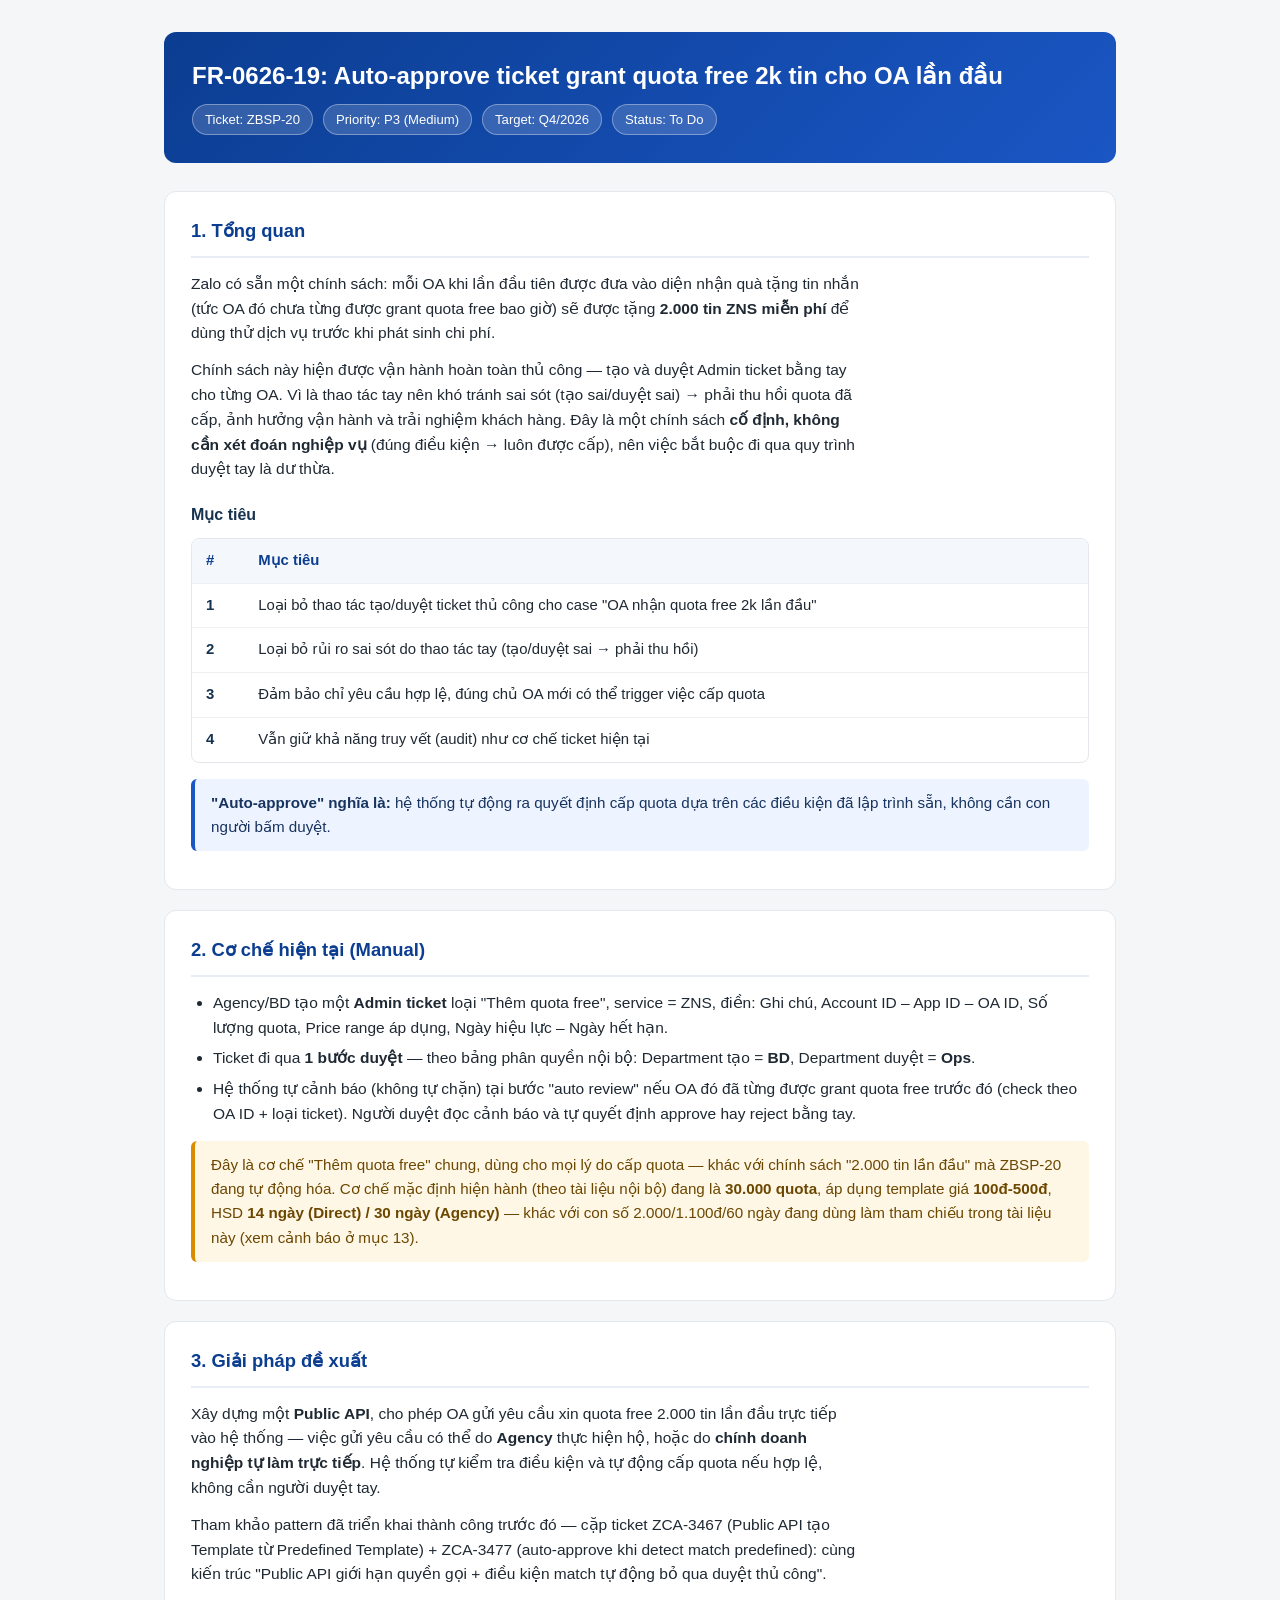
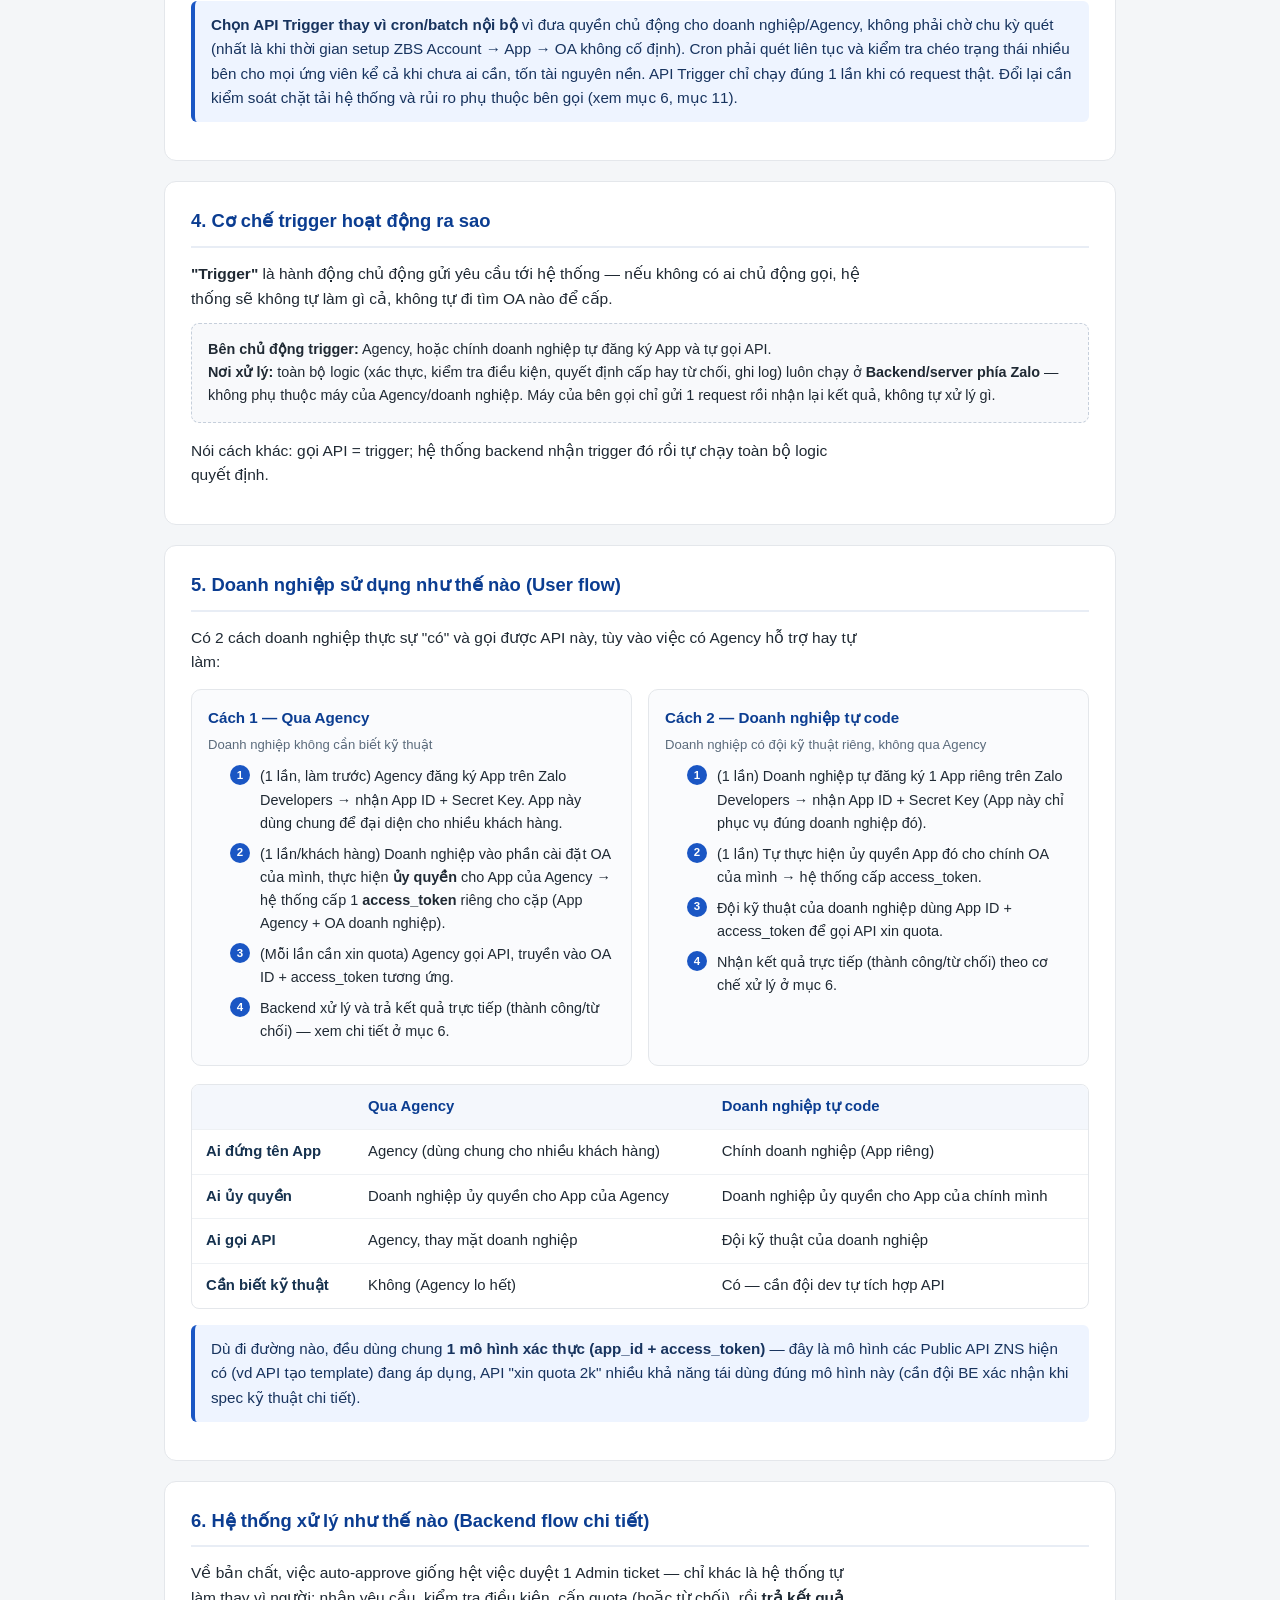
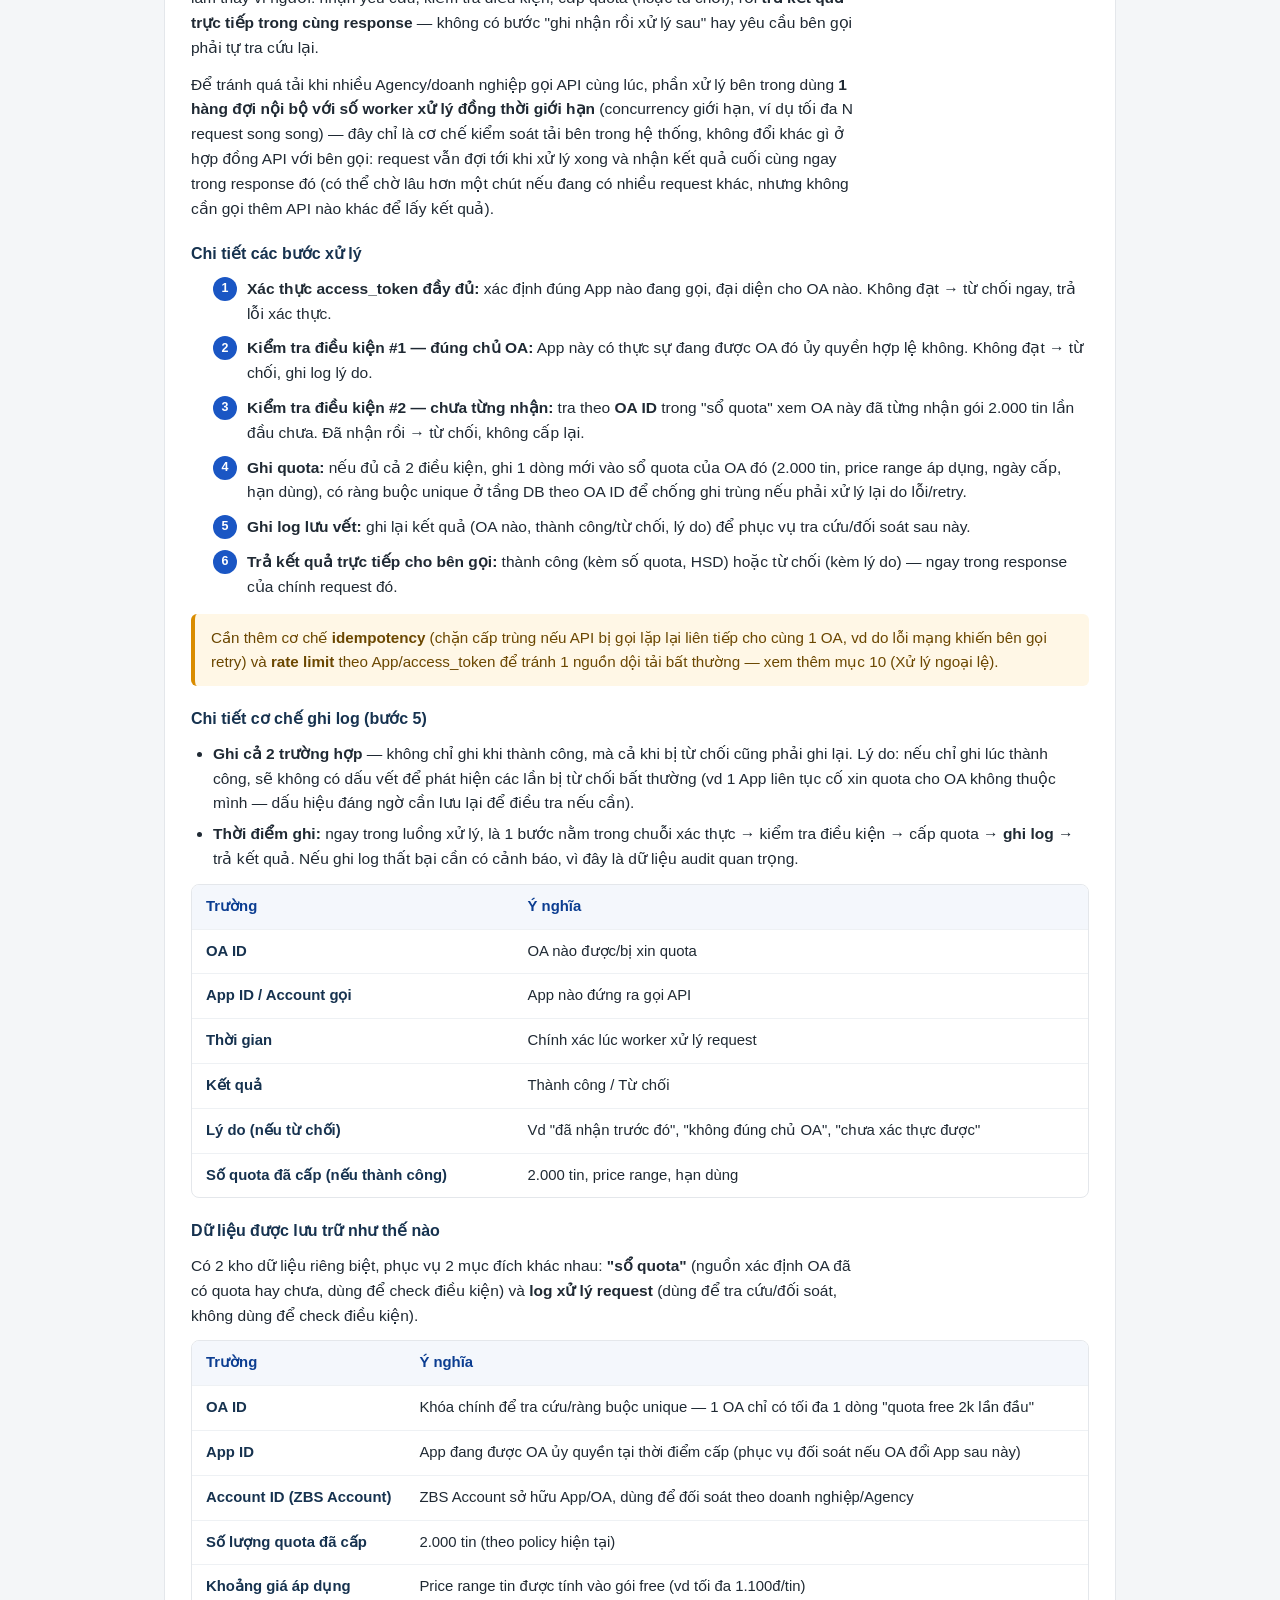
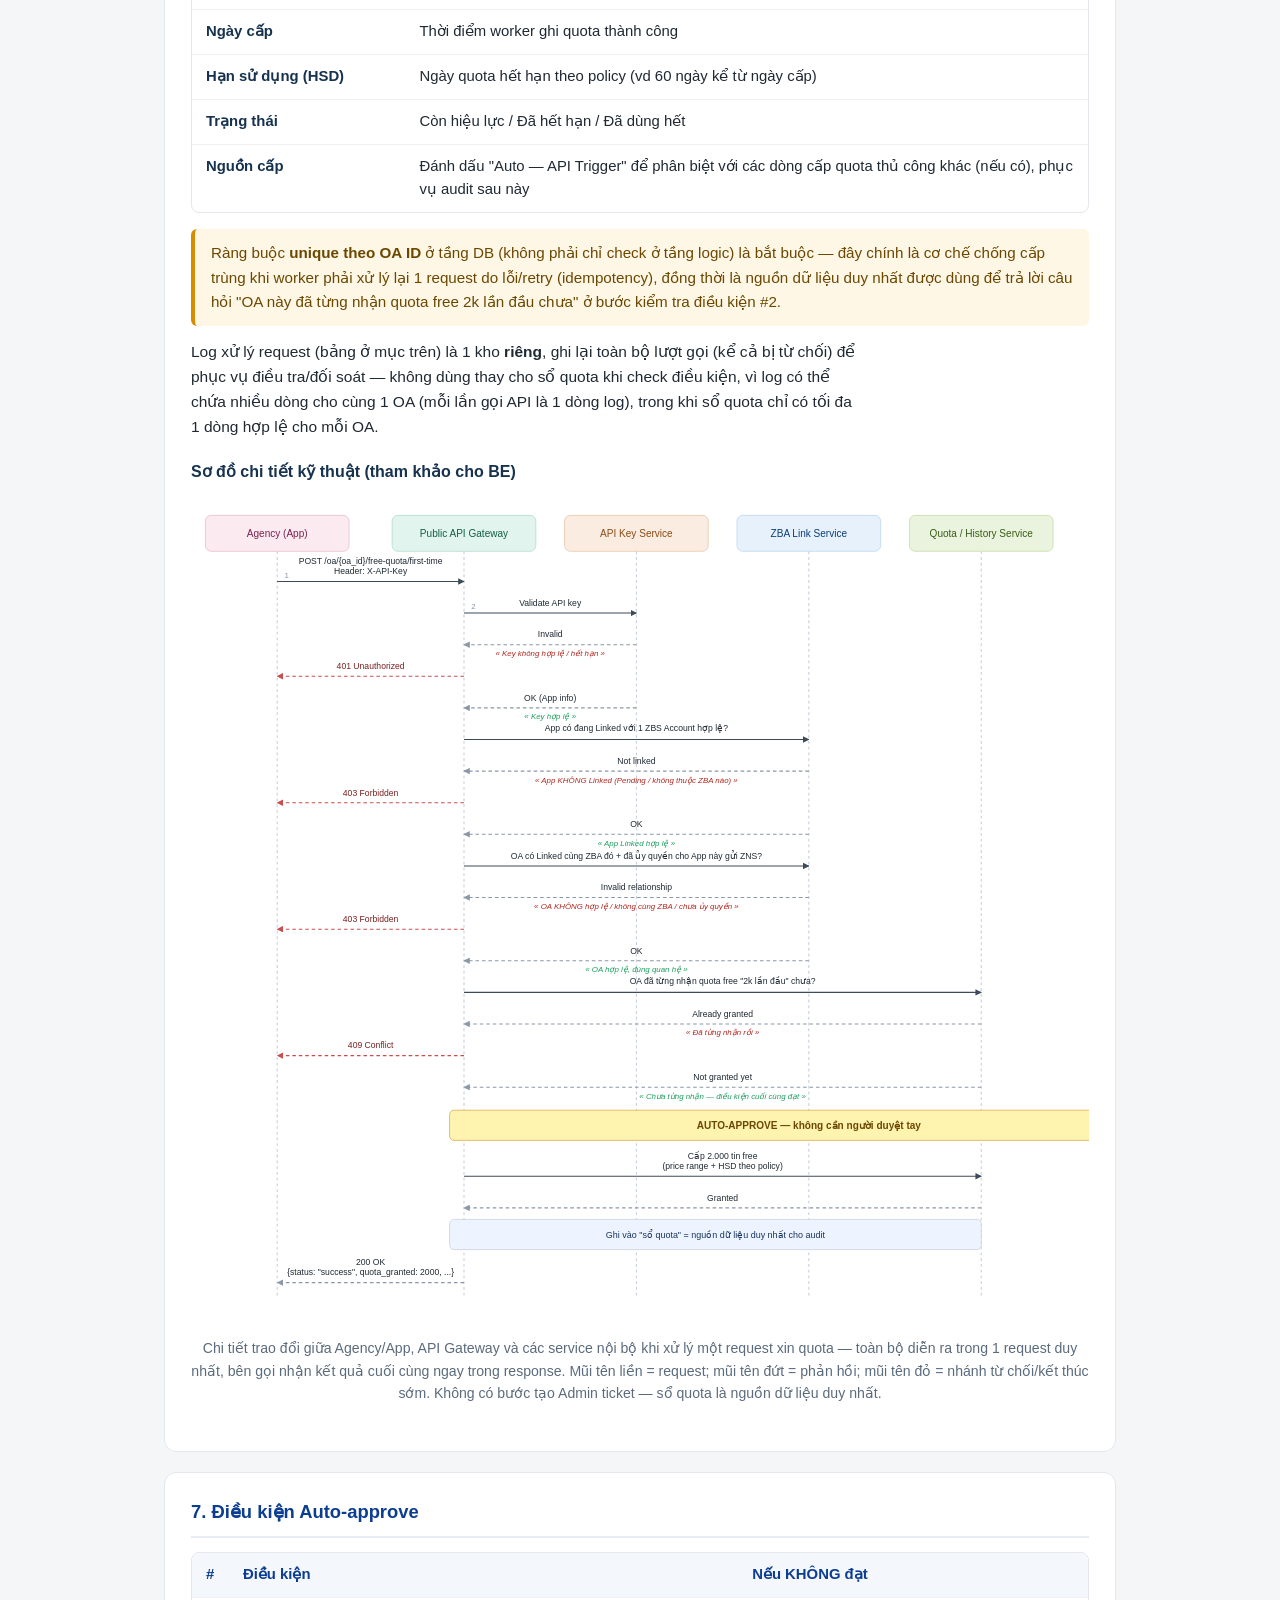
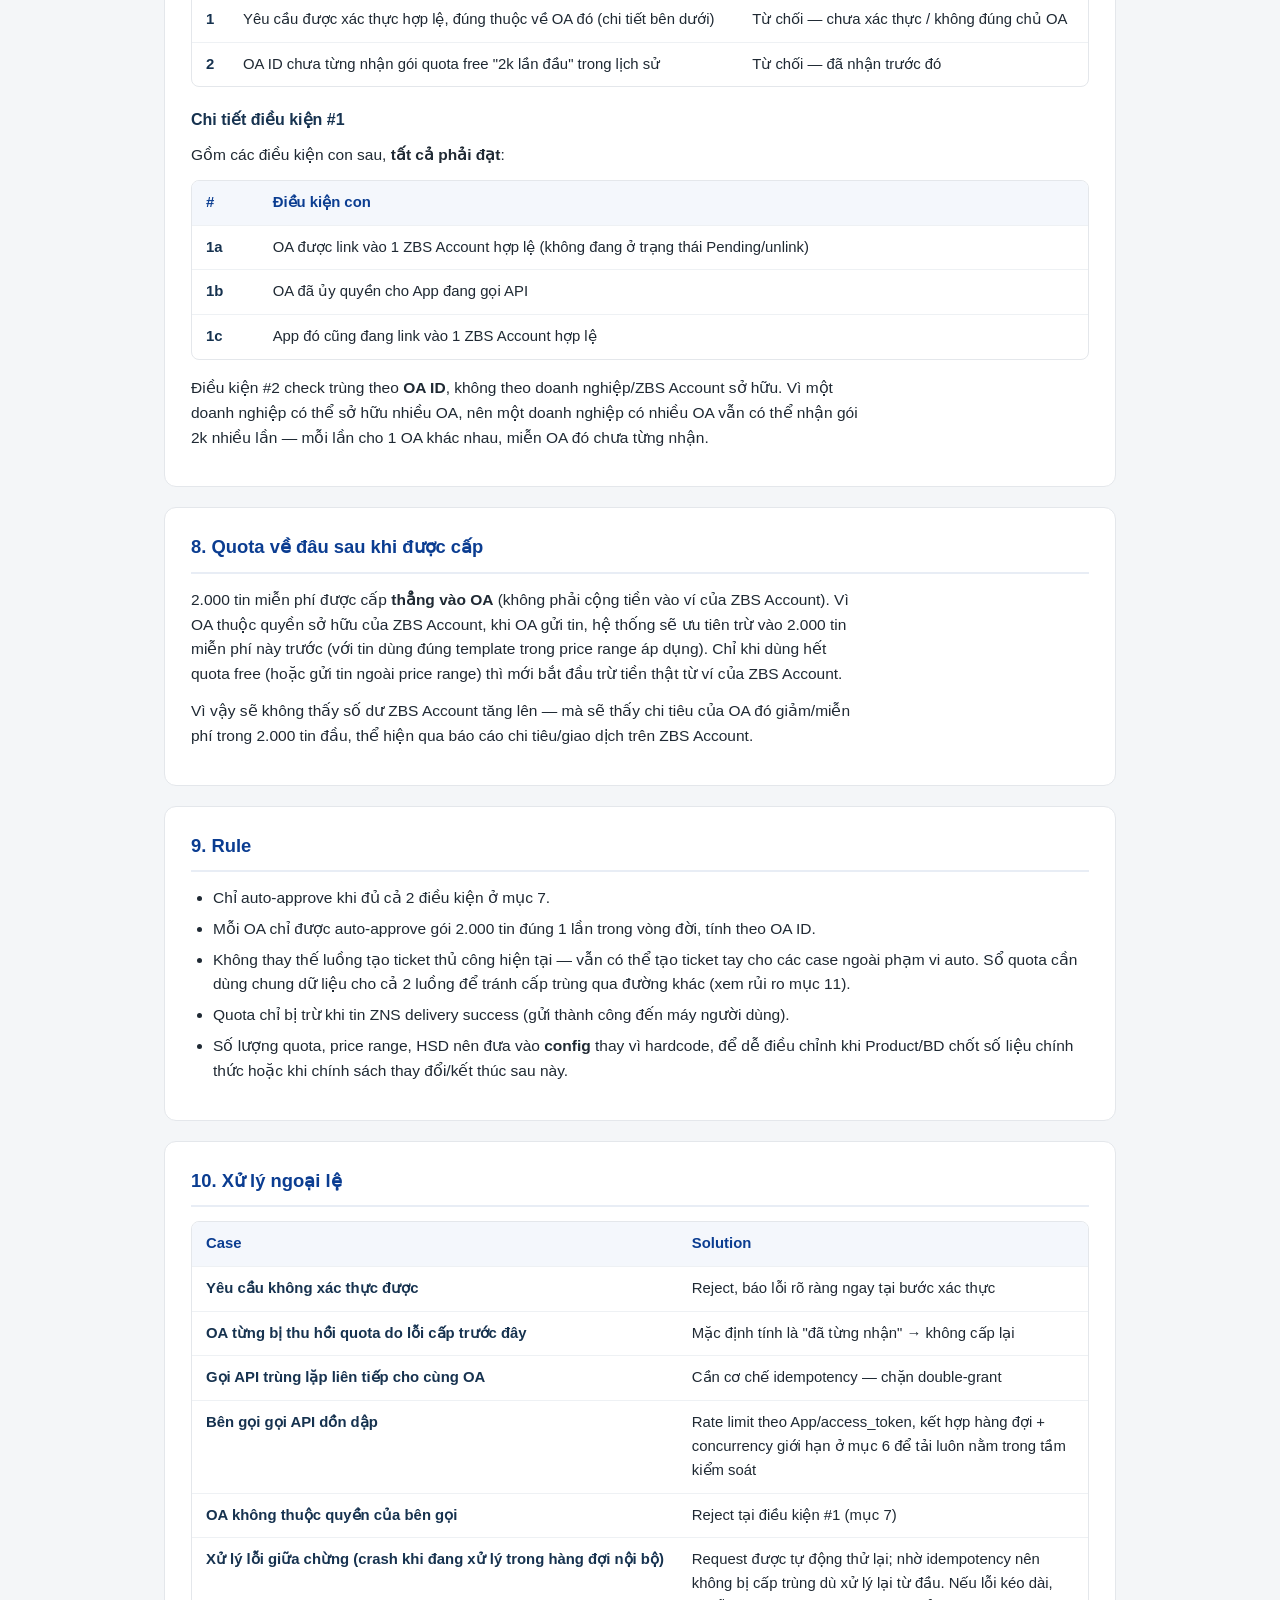
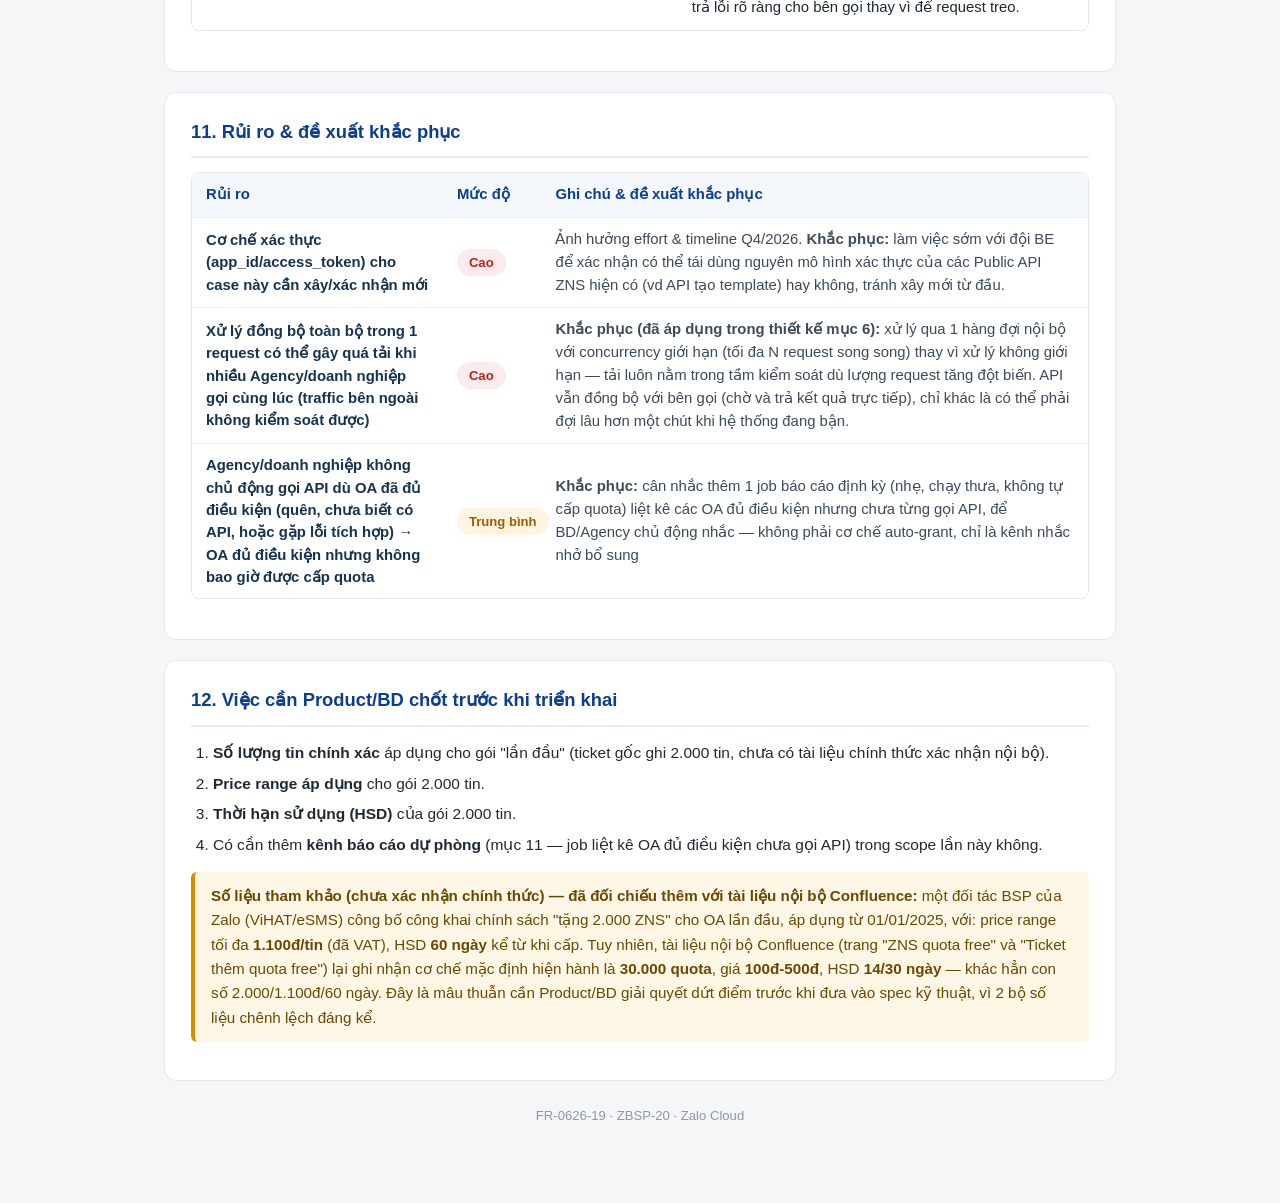
<file: reports/ZBSP-20-auto-approve-quota-free-2k.html>
<!DOCTYPE html>
<html lang="vi">
<head>
<meta charset="UTF-8">
<meta name="viewport" content="width=device-width, initial-scale=1.0">
<title>FR-0626-19: Auto-approve quota free 2k tin cho OA lần đầu</title>
<style>
  .report-root,
  .report-root *,
  .report-root *::before,
  .report-root *::after {
    box-sizing: border-box;
  }

  body {
    margin: 0;
    background: #f4f6f8;
  }

  .report-root {
    width: 100%;
    max-width: 1000px;
    margin: 0 auto;
    padding: 32px 24px 64px;
    color: #1f2933;
    font-family: "Segoe UI", Inter, Roboto, Arial, sans-serif;
    line-height: 1.6;
    font-size: 15.5px;
  }

  .report-root img,
  .report-root svg {
    max-width: 100%;
    height: auto;
    display: block;
  }

  /* Header */
  .report-header {
    background: linear-gradient(135deg, #0b3d91, #1a56c4);
    color: #fff;
    border-radius: 12px;
    padding: 28px 28px;
    margin-bottom: 28px;
  }

  .report-header h1 {
    margin: 0 0 12px;
    font-size: 1.5rem;
    line-height: 1.35;
  }

  .report-meta {
    display: flex;
    flex-wrap: wrap;
    gap: 10px;
  }

  .report-badge {
    background: rgba(255,255,255,0.16);
    border: 1px solid rgba(255,255,255,0.35);
    border-radius: 999px;
    padding: 4px 12px;
    font-size: 0.82rem;
    white-space: nowrap;
  }

  /* Section */
  .report-section {
    background: #fff;
    border: 1px solid #e4e7eb;
    border-radius: 12px;
    padding: 24px 26px;
    margin-bottom: 20px;
  }

  .report-section h2 {
    margin: 0 0 14px;
    font-size: 1.15rem;
    color: #0b3d91;
    border-bottom: 2px solid #e8edf5;
    padding-bottom: 10px;
  }

  .report-section h3 {
    font-size: 1rem;
    color: #16324f;
    margin: 20px 0 10px;
  }

  .report-section h4 {
    font-size: 0.92rem;
    color: #16324f;
    margin: 14px 0 8px;
  }

  .report-paragraph {
    max-width: 78ch;
    margin: 0 0 12px;
  }

  .report-root ul, .report-root ol {
    margin: 0 0 12px;
    padding-left: 22px;
  }

  .report-root li {
    margin-bottom: 6px;
  }

  .callout {
    background: #eef4ff;
    border-left: 4px solid #1a56c4;
    border-radius: 6px;
    padding: 12px 16px;
    margin: 14px 0;
    font-size: 0.95rem;
    color: #17335e;
  }

  .callout.warn {
    background: #fff7e6;
    border-left-color: #d98c00;
    color: #6b4700;
  }

  .callout.note {
    background: #f0f5f0;
    border-left-color: #4a8f4a;
    color: #2c4f2c;
  }

  /* Tables */
  .report-table-wrap {
    width: 100%;
    max-width: 100%;
    overflow-x: auto;
    -webkit-overflow-scrolling: touch;
    margin: 8px 0 16px;
    border: 1px solid #e4e7eb;
    border-radius: 8px;
  }

  .report-table {
    width: 100%;
    border-collapse: collapse;
    min-width: 480px;
  }

  .report-table th,
  .report-table td {
    text-align: left;
    vertical-align: top;
    padding: 10px 14px;
    border-bottom: 1px solid #eef1f4;
    overflow-wrap: anywhere;
    font-size: 0.93rem;
  }

  .report-table th {
    background: #f4f7fc;
    color: #0b3d91;
    font-weight: 600;
    white-space: nowrap;
  }

  .report-table tr:last-child td {
    border-bottom: none;
  }

  .report-table td:first-child {
    font-weight: 600;
    color: #16324f;
    white-space: nowrap;
  }

  /* Risk table — long text in first column, so override nowrap + add badges */
  .risk-table {
    min-width: 640px;
    table-layout: fixed;
  }

  .risk-table td:first-child {
    white-space: normal;
    line-height: 1.5;
  }

  .risk-table td,
  .risk-table th {
    vertical-align: middle;
  }

  .risk-table td:nth-child(3) {
    color: #3c4a59;
    line-height: 1.55;
  }

  .risk-badge {
    display: inline-block;
    padding: 3px 12px;
    border-radius: 999px;
    font-size: 0.82rem;
    font-weight: 600;
    white-space: nowrap;
  }

  .risk-badge.high {
    background: #fdeaea;
    color: #b3261e;
  }

  .risk-badge.medium {
    background: #fff4e0;
    color: #a15c00;
  }

  .risk-badge.low {
    background: #e8f5e9;
    color: #2e6b31;
  }

  /* Flow images */
  .flow-figure {
    margin: 16px 0 22px;
    text-align: center;
  }

  .flow-figure img {
    margin: 0 auto;
    border: 1px solid #e4e7eb;
    border-radius: 10px;
    background: #fff;
    padding: 10px;
  }

  .flow-figure figcaption {
    margin-top: 10px;
    font-size: 0.88rem;
    color: #5b6b7c;
  }

  .step-list {
    counter-reset: step;
    list-style: none;
    padding-left: 0;
  }

  .step-list li {
    counter-increment: step;
    position: relative;
    padding-left: 34px;
    margin-bottom: 10px;
  }

  .step-list li::before {
    content: counter(step);
    position: absolute;
    left: 0;
    top: 0;
    width: 24px;
    height: 24px;
    border-radius: 50%;
    background: #1a56c4;
    color: #fff;
    font-size: 0.78rem;
    font-weight: 700;
    display: flex;
    align-items: center;
    justify-content: center;
  }

  /* Path cards for user flow comparisons */
  .path-grid {
    display: grid;
    grid-template-columns: repeat(auto-fit, minmax(min(100%, 300px), 1fr));
    gap: 16px;
    margin: 14px 0 18px;
  }

  .path-card {
    min-width: 0;
    border: 1px solid #e4e7eb;
    border-radius: 10px;
    padding: 16px 16px 14px;
    background: #fafbfd;
  }

  .path-card .path-title {
    font-weight: 700;
    color: #0b3d91;
    font-size: 0.95rem;
    margin-bottom: 4px;
  }

  .path-card .path-sub {
    font-size: 0.82rem;
    color: #5b6b7c;
    margin-bottom: 10px;
  }

  .path-card ol.step-list {
    margin-bottom: 0;
  }

  .path-card ol.step-list li {
    font-size: 0.9rem;
    padding-left: 30px;
    margin-bottom: 8px;
  }

  .path-card ol.step-list li::before {
    width: 20px;
    height: 20px;
    font-size: 0.72rem;
  }

  .arch-box {
    background: #f8f9fb;
    border: 1px dashed #c6cfdb;
    border-radius: 8px;
    padding: 14px 16px;
    margin: 10px 0 16px;
    font-size: 0.9rem;
  }

  .footer-note {
    text-align: center;
    color: #8a97a6;
    font-size: 0.82rem;
    margin-top: 24px;
  }

  @media (max-width: 640px) {
    .report-root { padding: 20px 14px 48px; }
    .report-section { padding: 18px 16px; }
    .report-header { padding: 22px 18px; }
  }

  @media print {
    body { background: #fff; }
    .report-root { max-width: 100%; padding: 0; }
    .report-header, .report-section {
      break-inside: avoid;
      page-break-inside: avoid;
      border: 1px solid #ddd;
    }
    .report-header {
      background: #0b3d91 !important;
      -webkit-print-color-adjust: exact;
      print-color-adjust: exact;
    }
    .path-grid { grid-template-columns: 1fr 1fr; }
  }
</style>
</head>
<body>
<div class="report-root">

  <div class="report-header">
    <h1>FR-0626-19: Auto-approve ticket grant quota free 2k tin cho OA lần đầu</h1>
    <div class="report-meta">
      <span class="report-badge">Ticket: ZBSP-20</span>
      <span class="report-badge">Priority: P3 (Medium)</span>
      <span class="report-badge">Target: Q4/2026</span>
      <span class="report-badge">Status: To Do</span>
    </div>
  </div>

  <section class="report-section">
    <h2>1. Tổng quan</h2>
    <p class="report-paragraph">Zalo có sẵn một chính sách: mỗi OA khi lần đầu tiên được đưa vào diện nhận quà tặng tin nhắn (tức OA đó chưa từng được grant quota free bao giờ) sẽ được tặng <strong>2.000 tin ZNS miễn phí</strong> để dùng thử dịch vụ trước khi phát sinh chi phí.</p>
    <p class="report-paragraph">Chính sách này hiện được vận hành hoàn toàn thủ công — tạo và duyệt Admin ticket bằng tay cho từng OA. Vì là thao tác tay nên khó tránh sai sót (tạo sai/duyệt sai) → phải thu hồi quota đã cấp, ảnh hưởng vận hành và trải nghiệm khách hàng. Đây là một chính sách <strong>cố định, không cần xét đoán nghiệp vụ</strong> (đúng điều kiện → luôn được cấp), nên việc bắt buộc đi qua quy trình duyệt tay là dư thừa.</p>

    <h3>Mục tiêu</h3>
    <div class="report-table-wrap">
      <table class="report-table">
        <tr><th>#</th><th>Mục tiêu</th></tr>
        <tr><td>1</td><td>Loại bỏ thao tác tạo/duyệt ticket thủ công cho case "OA nhận quota free 2k lần đầu"</td></tr>
        <tr><td>2</td><td>Loại bỏ rủi ro sai sót do thao tác tay (tạo/duyệt sai → phải thu hồi)</td></tr>
        <tr><td>3</td><td>Đảm bảo chỉ yêu cầu hợp lệ, đúng chủ OA mới có thể trigger việc cấp quota</td></tr>
        <tr><td>4</td><td>Vẫn giữ khả năng truy vết (audit) như cơ chế ticket hiện tại</td></tr>
      </table>
    </div>

    <div class="callout"><strong>"Auto-approve" nghĩa là:</strong> hệ thống tự động ra quyết định cấp quota dựa trên các điều kiện đã lập trình sẵn, không cần con người bấm duyệt.</div>
  </section>

  <section class="report-section">
    <h2>2. Cơ chế hiện tại (Manual)</h2>
    <ul>
      <li>Agency/BD tạo một <strong>Admin ticket</strong> loại "Thêm quota free", service = ZNS, điền: Ghi chú, Account ID – App ID – OA ID, Số lượng quota, Price range áp dụng, Ngày hiệu lực – Ngày hết hạn.</li>
      <li>Ticket đi qua <strong>1 bước duyệt</strong> — theo bảng phân quyền nội bộ: Department tạo = <strong>BD</strong>, Department duyệt = <strong>Ops</strong>.</li>
      <li>Hệ thống tự cảnh báo (không tự chặn) tại bước "auto review" nếu OA đó đã từng được grant quota free trước đó (check theo OA ID + loại ticket). Người duyệt đọc cảnh báo và tự quyết định approve hay reject bằng tay.</li>
    </ul>
    <div class="callout warn">Đây là cơ chế "Thêm quota free" chung, dùng cho mọi lý do cấp quota — khác với chính sách "2.000 tin lần đầu" mà ZBSP-20 đang tự động hóa. Cơ chế mặc định hiện hành (theo tài liệu nội bộ) đang là <strong>30.000 quota</strong>, áp dụng template giá <strong>100đ-500đ</strong>, HSD <strong>14 ngày (Direct) / 30 ngày (Agency)</strong> — khác với con số 2.000/1.100đ/60 ngày đang dùng làm tham chiếu trong tài liệu này (xem cảnh báo ở mục 13).</div>
  </section>

  <section class="report-section">
    <h2>3. Giải pháp đề xuất</h2>
    <p class="report-paragraph">Xây dựng một <strong>Public API</strong>, cho phép OA gửi yêu cầu xin quota free 2.000 tin lần đầu trực tiếp vào hệ thống — việc gửi yêu cầu có thể do <strong>Agency</strong> thực hiện hộ, hoặc do <strong>chính doanh nghiệp tự làm trực tiếp</strong>. Hệ thống tự kiểm tra điều kiện và tự động cấp quota nếu hợp lệ, không cần người duyệt tay.</p>
    <p class="report-paragraph">Tham khảo pattern đã triển khai thành công trước đó — cặp ticket ZCA-3467 (Public API tạo Template từ Predefined Template) + ZCA-3477 (auto-approve khi detect match predefined): cùng kiến trúc "Public API giới hạn quyền gọi + điều kiện match tự động bỏ qua duyệt thủ công".</p>
   <div class="callout"><strong>Chọn API Trigger thay vì cron/batch nội bộ</strong> vì đưa quyền chủ động cho doanh nghiệp/Agency, không phải chờ chu kỳ quét (nhất là khi thời gian setup ZBS Account → App → OA không cố định). Cron phải quét liên tục và kiểm tra chéo trạng thái nhiều bên cho mọi ứng viên kể cả khi chưa ai cần, tốn tài nguyên nền. API Trigger chỉ chạy đúng 1 lần khi có request thật. Đổi lại cần kiểm soát chặt tải hệ thống và rủi ro phụ thuộc bên gọi (xem mục 6, mục 11).</div>
  </section>

  <section class="report-section">
    <h2>4. Cơ chế trigger hoạt động ra sao</h2>
    <p class="report-paragraph"><strong>"Trigger"</strong> là hành động chủ động gửi yêu cầu tới hệ thống — nếu không có ai chủ động gọi, hệ thống sẽ không tự làm gì cả, không tự đi tìm OA nào để cấp.</p>
    <div class="arch-box">
      <strong>Bên chủ động trigger:</strong> Agency, hoặc chính doanh nghiệp tự đăng ký App và tự gọi API.<br>
      <strong>Nơi xử lý:</strong> toàn bộ logic (xác thực, kiểm tra điều kiện, quyết định cấp hay từ chối, ghi log) luôn chạy ở <strong>Backend/server phía Zalo</strong> — không phụ thuộc máy của Agency/doanh nghiệp. Máy của bên gọi chỉ gửi 1 request rồi nhận lại kết quả, không tự xử lý gì.
    </div>
    <p class="report-paragraph">Nói cách khác: gọi API = trigger; hệ thống backend nhận trigger đó rồi tự chạy toàn bộ logic quyết định.</p>
  </section>

  <section class="report-section">
    <h2>5. Doanh nghiệp sử dụng như thế nào (User flow)</h2>
    <p class="report-paragraph">Có 2 cách doanh nghiệp thực sự "có" và gọi được API này, tùy vào việc có Agency hỗ trợ hay tự làm:</p>

    <div class="path-grid">
      <div class="path-card">
        <div class="path-title">Cách 1 — Qua Agency</div>
        <div class="path-sub">Doanh nghiệp không cần biết kỹ thuật</div>
        <ol class="step-list">
          <li>(1 lần, làm trước) Agency đăng ký App trên Zalo Developers → nhận App ID + Secret Key. App này dùng chung để đại diện cho nhiều khách hàng.</li>
          <li>(1 lần/khách hàng) Doanh nghiệp vào phần cài đặt OA của mình, thực hiện <strong>ủy quyền</strong> cho App của Agency → hệ thống cấp 1 <strong>access_token</strong> riêng cho cặp (App Agency + OA doanh nghiệp).</li>
          <li>(Mỗi lần cần xin quota) Agency gọi API, truyền vào OA ID + access_token tương ứng.</li>
          <li>Backend xử lý và trả kết quả trực tiếp (thành công/từ chối) — xem chi tiết ở mục 6.</li>
        </ol>
      </div>
      <div class="path-card">
        <div class="path-title">Cách 2 — Doanh nghiệp tự code</div>
        <div class="path-sub">Doanh nghiệp có đội kỹ thuật riêng, không qua Agency</div>
        <ol class="step-list">
          <li>(1 lần) Doanh nghiệp tự đăng ký 1 App riêng trên Zalo Developers → nhận App ID + Secret Key (App này chỉ phục vụ đúng doanh nghiệp đó).</li>
          <li>(1 lần) Tự thực hiện ủy quyền App đó cho chính OA của mình → hệ thống cấp access_token.</li>
          <li>Đội kỹ thuật của doanh nghiệp dùng App ID + access_token để gọi API xin quota.</li>
          <li>Nhận kết quả trực tiếp (thành công/từ chối) theo cơ chế xử lý ở mục 6.</li>
        </ol>
      </div>
    </div>

    <div class="report-table-wrap">
      <table class="report-table">
        <tr><th></th><th>Qua Agency</th><th>Doanh nghiệp tự code</th></tr>
        <tr><td>Ai đứng tên App</td><td>Agency (dùng chung cho nhiều khách hàng)</td><td>Chính doanh nghiệp (App riêng)</td></tr>
        <tr><td>Ai ủy quyền</td><td>Doanh nghiệp ủy quyền cho App của Agency</td><td>Doanh nghiệp ủy quyền cho App của chính mình</td></tr>
        <tr><td>Ai gọi API</td><td>Agency, thay mặt doanh nghiệp</td><td>Đội kỹ thuật của doanh nghiệp</td></tr>
        <tr><td>Cần biết kỹ thuật</td><td>Không (Agency lo hết)</td><td>Có — cần đội dev tự tích hợp API</td></tr>
      </table>
    </div>

    <div class="callout">Dù đi đường nào, đều dùng chung <strong>1 mô hình xác thực (app_id + access_token)</strong> — đây là mô hình các Public API ZNS hiện có (vd API tạo template) đang áp dụng, API "xin quota 2k" nhiều khả năng tái dùng đúng mô hình này (cần đội BE xác nhận khi spec kỹ thuật chi tiết).</div>
  </section>

  <section class="report-section">
    <h2>6. Hệ thống xử lý như thế nào (Backend flow chi tiết)</h2>
    <p class="report-paragraph">Về bản chất, việc auto-approve giống hệt việc duyệt 1 Admin ticket — chỉ khác là hệ thống tự làm thay vì người: nhận yêu cầu, kiểm tra điều kiện, cấp quota (hoặc từ chối), rồi <strong>trả kết quả trực tiếp trong cùng response</strong> — không có bước "ghi nhận rồi xử lý sau" hay yêu cầu bên gọi phải tự tra cứu lại.</p>
    <p class="report-paragraph">Để tránh quá tải khi nhiều Agency/doanh nghiệp gọi API cùng lúc, phần xử lý bên trong dùng <strong>1 hàng đợi nội bộ với số worker xử lý đồng thời giới hạn</strong> (concurrency giới hạn, ví dụ tối đa N request song song) — đây chỉ là cơ chế kiểm soát tải bên trong hệ thống, không đổi khác gì ở hợp đồng API với bên gọi: request vẫn đợi tới khi xử lý xong và nhận kết quả cuối cùng ngay trong response đó (có thể chờ lâu hơn một chút nếu đang có nhiều request khác, nhưng không cần gọi thêm API nào khác để lấy kết quả).</p>

    <h3>Chi tiết các bước xử lý</h3>
    <ol class="step-list">
      <li><strong>Xác thực access_token đầy đủ:</strong> xác định đúng App nào đang gọi, đại diện cho OA nào. Không đạt → từ chối ngay, trả lỗi xác thực.</li>
      <li><strong>Kiểm tra điều kiện #1 — đúng chủ OA:</strong> App này có thực sự đang được OA đó ủy quyền hợp lệ không. Không đạt → từ chối, ghi log lý do.</li>
      <li><strong>Kiểm tra điều kiện #2 — chưa từng nhận:</strong> tra theo <strong>OA ID</strong> trong "sổ quota" xem OA này đã từng nhận gói 2.000 tin lần đầu chưa. Đã nhận rồi → từ chối, không cấp lại.</li>
      <li><strong>Ghi quota:</strong> nếu đủ cả 2 điều kiện, ghi 1 dòng mới vào sổ quota của OA đó (2.000 tin, price range áp dụng, ngày cấp, hạn dùng), có ràng buộc unique ở tầng DB theo OA ID để chống ghi trùng nếu phải xử lý lại do lỗi/retry.</li>
      <li><strong>Ghi log lưu vết:</strong> ghi lại kết quả (OA nào, thành công/từ chối, lý do) để phục vụ tra cứu/đối soát sau này.</li>
      <li><strong>Trả kết quả trực tiếp cho bên gọi:</strong> thành công (kèm số quota, HSD) hoặc từ chối (kèm lý do) — ngay trong response của chính request đó.</li>
    </ol>
    <div class="callout warn">Cần thêm cơ chế <strong>idempotency</strong> (chặn cấp trùng nếu API bị gọi lặp lại liên tiếp cho cùng 1 OA, vd do lỗi mạng khiến bên gọi retry) và <strong>rate limit</strong> theo App/access_token để tránh 1 nguồn dội tải bất thường — xem thêm mục 10 (Xử lý ngoại lệ).</div>

    <h3>Chi tiết cơ chế ghi log (bước 5)</h3>
    <ul>
      <li><strong>Ghi cả 2 trường hợp</strong> — không chỉ ghi khi thành công, mà cả khi bị từ chối cũng phải ghi lại. Lý do: nếu chỉ ghi lúc thành công, sẽ không có dấu vết để phát hiện các lần bị từ chối bất thường (vd 1 App liên tục cố xin quota cho OA không thuộc mình — dấu hiệu đáng ngờ cần lưu lại để điều tra nếu cần).</li>
      <li><strong>Thời điểm ghi:</strong> ngay trong luồng xử lý, là 1 bước nằm trong chuỗi xác thực → kiểm tra điều kiện → cấp quota → <strong>ghi log</strong> → trả kết quả. Nếu ghi log thất bại cần có cảnh báo, vì đây là dữ liệu audit quan trọng.</li>
    </ul>
    <div class="report-table-wrap">
      <table class="report-table">
        <tr><th>Trường</th><th>Ý nghĩa</th></tr>
        <tr><td>OA ID</td><td>OA nào được/bị xin quota</td></tr>
        <tr><td>App ID / Account gọi</td><td>App nào đứng ra gọi API</td></tr>
        <tr><td>Thời gian</td><td>Chính xác lúc worker xử lý request</td></tr>
        <tr><td>Kết quả</td><td>Thành công / Từ chối</td></tr>
        <tr><td>Lý do (nếu từ chối)</td><td>Vd "đã nhận trước đó", "không đúng chủ OA", "chưa xác thực được"</td></tr>
        <tr><td>Số quota đã cấp (nếu thành công)</td><td>2.000 tin, price range, hạn dùng</td></tr>
      </table>
    </div>

    <h3>Dữ liệu được lưu trữ như thế nào</h3>
    <p class="report-paragraph">Có 2 kho dữ liệu riêng biệt, phục vụ 2 mục đích khác nhau: <strong>"sổ quota"</strong> (nguồn xác định OA đã có quota hay chưa, dùng để check điều kiện) và <strong>log xử lý request</strong> (dùng để tra cứu/đối soát, không dùng để check điều kiện).</p>
    <div class="report-table-wrap">
      <table class="report-table">
        <tr><th>Trường</th><th>Ý nghĩa</th></tr>
        <tr><td>OA ID</td><td>Khóa chính để tra cứu/ràng buộc unique — 1 OA chỉ có tối đa 1 dòng "quota free 2k lần đầu"</td></tr>
        <tr><td>App ID</td><td>App đang được OA ủy quyền tại thời điểm cấp (phục vụ đối soát nếu OA đổi App sau này)</td></tr>
        <tr><td>Account ID (ZBS Account)</td><td>ZBS Account sở hữu App/OA, dùng để đối soát theo doanh nghiệp/Agency</td></tr>
        <tr><td>Số lượng quota đã cấp</td><td>2.000 tin (theo policy hiện tại)</td></tr>
        <tr><td>Khoảng giá áp dụng</td><td>Price range tin được tính vào gói free (vd tối đa 1.100đ/tin)</td></tr>
        <tr><td>Ngày cấp</td><td>Thời điểm worker ghi quota thành công</td></tr>
        <tr><td>Hạn sử dụng (HSD)</td><td>Ngày quota hết hạn theo policy (vd 60 ngày kể từ ngày cấp)</td></tr>
        <tr><td>Trạng thái</td><td>Còn hiệu lực / Đã hết hạn / Đã dùng hết</td></tr>
        <tr><td>Nguồn cấp</td><td>Đánh dấu "Auto — API Trigger" để phân biệt với các dòng cấp quota thủ công khác (nếu có), phục vụ audit sau này</td></tr>
      </table>
    </div>
    <div class="callout warn">Ràng buộc <strong>unique theo OA ID</strong> ở tầng DB (không phải chỉ check ở tầng logic) là bắt buộc — đây chính là cơ chế chống cấp trùng khi worker phải xử lý lại 1 request do lỗi/retry (idempotency), đồng thời là nguồn dữ liệu duy nhất được dùng để trả lời câu hỏi "OA này đã từng nhận quota free 2k lần đầu chưa" ở bước kiểm tra điều kiện #2.</div>
    <p class="report-paragraph">Log xử lý request (bảng ở mục trên) là 1 kho <strong>riêng</strong>, ghi lại toàn bộ lượt gọi (kể cả bị từ chối) để phục vụ điều tra/đối soát — không dùng thay cho sổ quota khi check điều kiện, vì log có thể chứa nhiều dòng cho cùng 1 OA (mỗi lần gọi API là 1 dòng log), trong khi sổ quota chỉ có tối đa 1 dòng hợp lệ cho mỗi OA.</p>


    <h3>Sơ đồ chi tiết kỹ thuật (tham khảo cho BE)</h3>
    <figure class="flow-figure">
      <svg viewBox="0 0 1250 1150" xmlns="http://www.w3.org/2000/svg" role="img" style="max-width:100%;height:auto;">
        <title>Sequence diagram chi tiết các bước gọi API và xác thực</title>
        <defs>
          <marker id="sq-dark" viewBox="0 0 10 10" refX="9" refY="5" markerWidth="6" markerHeight="6" orient="auto"><path d="M0,0 L10,5 L0,10 z" fill="#3c4a59"/></marker>
          <marker id="sq-gray" viewBox="0 0 10 10" refX="9" refY="5" markerWidth="6" markerHeight="6" orient="auto"><path d="M0,0 L10,5 L0,10 z" fill="#8a97a6"/></marker>
          <marker id="sq-red" viewBox="0 0 10 10" refX="9" refY="5" markerWidth="6" markerHeight="6" orient="auto"><path d="M0,0 L10,5 L0,10 z" fill="#c94f4f"/></marker>
        </defs>

        <!-- lifelines -->
        <line x1="120" y1="70" x2="120" y2="1110" stroke="#c6cfdb" stroke-width="1.5" stroke-dasharray="4 4"/>
        <line x1="380" y1="70" x2="380" y2="1110" stroke="#c6cfdb" stroke-width="1.5" stroke-dasharray="4 4"/>
        <line x1="620" y1="70" x2="620" y2="1110" stroke="#c6cfdb" stroke-width="1.5" stroke-dasharray="4 4"/>
        <line x1="860" y1="70" x2="860" y2="1110" stroke="#c6cfdb" stroke-width="1.5" stroke-dasharray="4 4"/>
        <line x1="1100" y1="70" x2="1100" y2="1110" stroke="#c6cfdb" stroke-width="1.5" stroke-dasharray="4 4"/>

        <!-- headers -->
        <rect x="20" y="20" width="200" height="50" rx="8" fill="#fbeaf0" stroke="#e7b8cc"/>
        <text x="120" y="50" text-anchor="middle" font-size="14" fill="#7a2050">Agency (App)</text>
        <rect x="280" y="20" width="200" height="50" rx="8" fill="#e1f5ee" stroke="#a8d9c8"/>
        <text x="380" y="50" text-anchor="middle" font-size="14" fill="#145c46">Public API Gateway</text>
        <rect x="520" y="20" width="200" height="50" rx="8" fill="#faece0" stroke="#e8c2a0"/>
        <text x="620" y="50" text-anchor="middle" font-size="14" fill="#8a4a12">API Key Service</text>
        <rect x="760" y="20" width="200" height="50" rx="8" fill="#e6f1fb" stroke="#b7d4ef"/>
        <text x="860" y="50" text-anchor="middle" font-size="14" fill="#0b3d78">ZBA Link Service</text>
        <rect x="1000" y="20" width="200" height="50" rx="8" fill="#eaf3de" stroke="#c3dba0"/>
        <text x="1100" y="50" text-anchor="middle" font-size="14" fill="#375c14">Quota / History Service</text>

        <!-- msg1 -->
        <text x="250" y="88" text-anchor="middle" font-size="12" fill="#1f2933">POST /oa/{oa_id}/free-quota/first-time</text>
        <text x="250" y="102" text-anchor="middle" font-size="12" fill="#1f2933">Header: X-API-Key</text>
        <line x1="120" y1="112" x2="380" y2="112" stroke="#3c4a59" stroke-width="1.5" marker-end="url(#sq-dark)"/>
        <text x="130" y="107" font-size="11" fill="#8a97a6">1</text>

        <!-- msg2 -->
        <text x="500" y="146" text-anchor="middle" font-size="12" fill="#1f2933">Validate API key</text>
        <line x1="380" y1="156" x2="620" y2="156" stroke="#3c4a59" stroke-width="1.5" marker-end="url(#sq-dark)"/>
        <text x="390" y="151" font-size="11" fill="#8a97a6">2</text>

        <!-- msg3 -->
        <text x="500" y="190" text-anchor="middle" font-size="12" fill="#1f2933">Invalid</text>
        <line x1="620" y1="200" x2="380" y2="200" stroke="#8a97a6" stroke-width="1.5" stroke-dasharray="5 4" marker-end="url(#sq-gray)"/>
        <text x="500" y="216" text-anchor="middle" font-size="11" font-style="italic" fill="#b3261e">« Key không hợp lệ / hết hạn »</text>

        <!-- msg4 -->
        <text x="250" y="234" text-anchor="middle" font-size="12" fill="#7a2020">401 Unauthorized</text>
        <line x1="380" y1="244" x2="120" y2="244" stroke="#c94f4f" stroke-width="1.5" stroke-dasharray="5 4" marker-end="url(#sq-red)"/>

        <!-- msg5 -->
        <text x="500" y="278" text-anchor="middle" font-size="12" fill="#1f2933">OK (App info)</text>
        <line x1="620" y1="288" x2="380" y2="288" stroke="#8a97a6" stroke-width="1.5" stroke-dasharray="5 4" marker-end="url(#sq-gray)"/>
        <text x="500" y="304" text-anchor="middle" font-size="11" font-style="italic" fill="#1a9e5c">« Key hợp lệ »</text>

        <!-- msg6 -->
        <text x="620" y="320" text-anchor="middle" font-size="12" fill="#1f2933">App có đang Linked với 1 ZBS Account hợp lệ?</text>
        <line x1="380" y1="332" x2="860" y2="332" stroke="#3c4a59" stroke-width="1.5" marker-end="url(#sq-dark)"/>

        <!-- msg7 -->
        <text x="620" y="366" text-anchor="middle" font-size="12" fill="#1f2933">Not linked</text>
        <line x1="860" y1="376" x2="380" y2="376" stroke="#8a97a6" stroke-width="1.5" stroke-dasharray="5 4" marker-end="url(#sq-gray)"/>
        <text x="620" y="392" text-anchor="middle" font-size="11" font-style="italic" fill="#b3261e">« App KHÔNG Linked (Pending / không thuộc ZBA nào) »</text>

        <!-- msg8 -->
        <text x="250" y="410" text-anchor="middle" font-size="12" fill="#7a2020">403 Forbidden</text>
        <line x1="380" y1="420" x2="120" y2="420" stroke="#c94f4f" stroke-width="1.5" stroke-dasharray="5 4" marker-end="url(#sq-red)"/>

        <!-- msg9 -->
        <text x="620" y="454" text-anchor="middle" font-size="12" fill="#1f2933">OK</text>
        <line x1="860" y1="464" x2="380" y2="464" stroke="#8a97a6" stroke-width="1.5" stroke-dasharray="5 4" marker-end="url(#sq-gray)"/>
        <text x="620" y="480" text-anchor="middle" font-size="11" font-style="italic" fill="#1a9e5c">« App Linked hợp lệ »</text>

        <!-- msg10 -->
        <text x="620" y="498" text-anchor="middle" font-size="12" fill="#1f2933">OA có Linked cùng ZBA đó + đã ủy quyền cho App này gửi ZNS?</text>
        <line x1="380" y1="508" x2="860" y2="508" stroke="#3c4a59" stroke-width="1.5" marker-end="url(#sq-dark)"/>

        <!-- msg11 -->
        <text x="620" y="542" text-anchor="middle" font-size="12" fill="#1f2933">Invalid relationship</text>
        <line x1="860" y1="552" x2="380" y2="552" stroke="#8a97a6" stroke-width="1.5" stroke-dasharray="5 4" marker-end="url(#sq-gray)"/>
        <text x="620" y="568" text-anchor="middle" font-size="11" font-style="italic" fill="#b3261e">« OA KHÔNG hợp lệ / không cùng ZBA / chưa ủy quyền »</text>

        <!-- msg12 -->
        <text x="250" y="586" text-anchor="middle" font-size="12" fill="#7a2020">403 Forbidden</text>
        <line x1="380" y1="596" x2="120" y2="596" stroke="#c94f4f" stroke-width="1.5" stroke-dasharray="5 4" marker-end="url(#sq-red)"/>

        <!-- msg13 -->
        <text x="620" y="630" text-anchor="middle" font-size="12" fill="#1f2933">OK</text>
        <line x1="860" y1="640" x2="380" y2="640" stroke="#8a97a6" stroke-width="1.5" stroke-dasharray="5 4" marker-end="url(#sq-gray)"/>
        <text x="620" y="656" text-anchor="middle" font-size="11" font-style="italic" fill="#1a9e5c">« OA hợp lệ, đúng quan hệ »</text>

        <!-- msg14 -->
        <text x="740" y="672" text-anchor="middle" font-size="12" fill="#1f2933">OA đã từng nhận quota free "2k lần đầu" chưa?</text>
        <line x1="380" y1="684" x2="1100" y2="684" stroke="#3c4a59" stroke-width="1.5" marker-end="url(#sq-dark)"/>

        <!-- msg15 -->
        <text x="740" y="718" text-anchor="middle" font-size="12" fill="#1f2933">Already granted</text>
        <line x1="1100" y1="728" x2="380" y2="728" stroke="#8a97a6" stroke-width="1.5" stroke-dasharray="5 4" marker-end="url(#sq-gray)"/>
        <text x="740" y="744" text-anchor="middle" font-size="11" font-style="italic" fill="#b3261e">« Đã từng nhận rồi »</text>

        <!-- msg16 -->
        <text x="250" y="762" text-anchor="middle" font-size="12" fill="#7a2020">409 Conflict</text>
        <line x1="380" y1="772" x2="120" y2="772" stroke="#c94f4f" stroke-width="1.5" stroke-dasharray="5 4" marker-end="url(#sq-red)"/>

        <!-- msg17 -->
        <text x="740" y="806" text-anchor="middle" font-size="12" fill="#1f2933">Not granted yet</text>
        <line x1="1100" y1="816" x2="380" y2="816" stroke="#8a97a6" stroke-width="1.5" stroke-dasharray="5 4" marker-end="url(#sq-gray)"/>
        <text x="740" y="832" text-anchor="middle" font-size="11" font-style="italic" fill="#1a9e5c">« Chưa từng nhận — điều kiện cuối cùng đạt »</text>

        <!-- note: auto-approve -->
        <rect x="360" y="848" width="1000" height="42" rx="6" fill="#fff3b0" stroke="#d9a441"/>
        <text x="860" y="874" text-anchor="middle" font-size="14" font-weight="700" fill="#6b4700">AUTO-APPROVE — không cần người duyệt tay</text>

        <!-- msg18 -->
        <text x="740" y="916" text-anchor="middle" font-size="12" fill="#1f2933">Cấp 2.000 tin free</text>
        <text x="740" y="930" text-anchor="middle" font-size="12" fill="#1f2933">(price range + HSD theo policy)</text>
        <line x1="380" y1="940" x2="1100" y2="940" stroke="#3c4a59" stroke-width="1.5" marker-end="url(#sq-dark)"/>

        <!-- msg19 -->
        <text x="740" y="974" text-anchor="middle" font-size="12" fill="#1f2933">Granted</text>
        <line x1="1100" y1="984" x2="380" y2="984" stroke="#8a97a6" stroke-width="1.5" stroke-dasharray="5 4" marker-end="url(#sq-gray)"/>

        <!-- note: ghi vào sổ quota, không tạo ticket -->
        <rect x="360" y="1000" width="740" height="42" rx="6" fill="#eef4ff" stroke="#c6cfdb"/>
        <text x="730" y="1026" text-anchor="middle" font-size="12.5" fill="#17335e">Ghi vào "sổ quota" = nguồn dữ liệu duy nhất cho audit</text>

        <!-- msg22 -->
        <text x="250" y="1064" text-anchor="middle" font-size="12" fill="#1f2933">200 OK</text>
        <text x="250" y="1078" text-anchor="middle" font-size="12" fill="#1f2933">{status: "success", quota_granted: 2000, ...}</text>
        <line x1="380" y1="1088" x2="120" y2="1088" stroke="#8a97a6" stroke-width="1.5" stroke-dasharray="5 4" marker-end="url(#sq-gray)"/>
      </svg>
      <figcaption>Chi tiết trao đổi giữa Agency/App, API Gateway và các service nội bộ khi xử lý một request xin quota — toàn bộ diễn ra trong 1 request duy nhất, bên gọi nhận kết quả cuối cùng ngay trong response. Mũi tên liền = request; mũi tên đứt = phản hồi; mũi tên đỏ = nhánh từ chối/kết thúc sớm. Không có bước tạo Admin ticket — sổ quota là nguồn dữ liệu duy nhất.</figcaption>
    </figure>
  </section>

  <section class="report-section">
    <h2>7. Điều kiện Auto-approve</h2>
    <div class="report-table-wrap">
      <table class="report-table">
        <tr><th>#</th><th>Điều kiện</th><th>Nếu KHÔNG đạt</th></tr>
        <tr><td>1</td><td>Yêu cầu được xác thực hợp lệ, đúng thuộc về OA đó (chi tiết bên dưới)</td><td>Từ chối — chưa xác thực / không đúng chủ OA</td></tr>
        <tr><td>2</td><td>OA ID chưa từng nhận gói quota free "2k lần đầu" trong lịch sử</td><td>Từ chối — đã nhận trước đó</td></tr>
      </table>
    </div>

    <h3>Chi tiết điều kiện #1</h3>
    <p class="report-paragraph">Gồm các điều kiện con sau, <strong>tất cả phải đạt</strong>:</p>
    <div class="report-table-wrap">
      <table class="report-table">
        <tr><th>#</th><th>Điều kiện con</th></tr>
        <tr><td>1a</td><td>OA được link vào 1 ZBS Account hợp lệ (không đang ở trạng thái Pending/unlink)</td></tr>
        <tr><td>1b</td><td>OA đã ủy quyền cho App đang gọi API</td></tr>
        <tr><td>1c</td><td>App đó cũng đang link vào 1 ZBS Account hợp lệ</td></tr>
      </table>
    </div>

    <p class="report-paragraph">Điều kiện #2 check trùng theo <strong>OA ID</strong>, không theo doanh nghiệp/ZBS Account sở hữu. Vì một doanh nghiệp có thể sở hữu nhiều OA, nên một doanh nghiệp có nhiều OA vẫn có thể nhận gói 2k nhiều lần — mỗi lần cho 1 OA khác nhau, miễn OA đó chưa từng nhận. </p>
  </section>

  <section class="report-section">
    <h2>8. Quota về đâu sau khi được cấp</h2>
    <p class="report-paragraph">2.000 tin miễn phí được cấp <strong>thẳng vào OA</strong> (không phải cộng tiền vào ví của ZBS Account). Vì OA thuộc quyền sở hữu của ZBS Account, khi OA gửi tin, hệ thống sẽ ưu tiên trừ vào 2.000 tin miễn phí này trước (với tin dùng đúng template trong price range áp dụng). Chỉ khi dùng hết quota free (hoặc gửi tin ngoài price range) thì mới bắt đầu trừ tiền thật từ ví của ZBS Account.</p>
    <p class="report-paragraph">Vì vậy sẽ không thấy số dư ZBS Account tăng lên — mà sẽ thấy chi tiêu của OA đó giảm/miễn phí trong 2.000 tin đầu, thể hiện qua báo cáo chi tiêu/giao dịch trên ZBS Account.</p>
  </section>

  <section class="report-section">
    <h2>9. Rule</h2>
    <ul>
      <li>Chỉ auto-approve khi đủ cả 2 điều kiện ở mục 7.</li>
      <li>Mỗi OA chỉ được auto-approve gói 2.000 tin đúng 1 lần trong vòng đời, tính theo OA ID.</li>
      <li>Không thay thế luồng tạo ticket thủ công hiện tại — vẫn có thể tạo ticket tay cho các case ngoài phạm vi auto. Sổ quota cần dùng chung dữ liệu cho cả 2 luồng để tránh cấp trùng qua đường khác (xem rủi ro mục 11).</li>
      <li>Quota chỉ bị trừ khi tin ZNS delivery success (gửi thành công đến máy người dùng).</li>
      <li>Số lượng quota, price range, HSD nên đưa vào <strong>config</strong> thay vì hardcode, để dễ điều chỉnh khi Product/BD chốt số liệu chính thức hoặc khi chính sách thay đổi/kết thúc sau này.</li>
    </ul>
  </section>

  <section class="report-section">
    <h2>10. Xử lý ngoại lệ</h2>
    <div class="report-table-wrap">
      <table class="report-table">
        <tr><th>Case</th><th>Solution</th></tr>
        <tr><td>Yêu cầu không xác thực được</td><td>Reject, báo lỗi rõ ràng ngay tại bước xác thực</td></tr>
        <tr><td>OA từng bị thu hồi quota do lỗi cấp trước đây</td><td>Mặc định tính là "đã từng nhận" → không cấp lại</td></tr>
        <tr><td>Gọi API trùng lặp liên tiếp cho cùng OA</td><td>Cần cơ chế idempotency — chặn double-grant</td></tr>
        <tr><td>Bên gọi gọi API dồn dập</td><td>Rate limit theo App/access_token, kết hợp hàng đợi + concurrency giới hạn ở mục 6 để tải luôn nằm trong tầm kiểm soát</td></tr>
        <tr><td>OA không thuộc quyền của bên gọi</td><td>Reject tại điều kiện #1 (mục 7)</td></tr>
        <tr><td>Xử lý lỗi giữa chừng (crash khi đang xử lý trong hàng đợi nội bộ)</td><td>Request được tự động thử lại; nhờ idempotency nên không bị cấp trùng dù xử lý lại từ đầu. Nếu lỗi kéo dài, trả lỗi rõ ràng cho bên gọi thay vì để request treo.</td></tr>
      </table>
    </div>
  </section>

  <section class="report-section">
    <h2>11. Rủi ro &amp; đề xuất khắc phục</h2>
    <div class="report-table-wrap">
      <table class="report-table risk-table">
        <colgroup>
          <col style="width:28%">
          <col style="width:11%">
          <col style="width:61%">
        </colgroup>
        <tr><th>Rủi ro</th><th>Mức độ</th><th>Ghi chú &amp; đề xuất khắc phục</th></tr>
        <tr>
          <td>Cơ chế xác thực (app_id/access_token) cho case này cần xây/xác nhận mới</td>
          <td><span class="risk-badge high">Cao</span></td>
          <td>Ảnh hưởng effort &amp; timeline Q4/2026. <strong>Khắc phục:</strong> làm việc sớm với đội BE để xác nhận có thể tái dùng nguyên mô hình xác thực của các Public API ZNS hiện có (vd API tạo template) hay không, tránh xây mới từ đầu.</td>
        </tr>
        <tr>
          <td>Xử lý đồng bộ toàn bộ trong 1 request có thể gây quá tải khi nhiều Agency/doanh nghiệp gọi cùng lúc (traffic bên ngoài không kiểm soát được)</td>
          <td><span class="risk-badge high">Cao</span></td>
          <td><strong>Khắc phục (đã áp dụng trong thiết kế mục 6):</strong> xử lý qua 1 hàng đợi nội bộ với concurrency giới hạn (tối đa N request song song) thay vì xử lý không giới hạn — tải luôn nằm trong tầm kiểm soát dù lượng request tăng đột biến. API vẫn đồng bộ với bên gọi (chờ và trả kết quả trực tiếp), chỉ khác là có thể phải đợi lâu hơn một chút khi hệ thống đang bận.</td>
        </tr>
        <tr>
          <td>Agency/doanh nghiệp không chủ động gọi API dù OA đã đủ điều kiện (quên, chưa biết có API, hoặc gặp lỗi tích hợp) → OA đủ điều kiện nhưng không bao giờ được cấp quota</td>
          <td><span class="risk-badge medium">Trung bình</span></td>
          <td><strong>Khắc phục:</strong> cân nhắc thêm 1 job báo cáo định kỳ (nhẹ, chạy thưa, không tự cấp quota) liệt kê các OA đủ điều kiện nhưng chưa từng gọi API, để BD/Agency chủ động nhắc — không phải cơ chế auto-grant, chỉ là kênh nhắc nhở bổ sung</td>
        </tr>
      </table>
    </div>
  </section>

  <section class="report-section">
    <h2>12. Việc cần Product/BD chốt trước khi triển khai</h2>
    <ol>
      <li><strong>Số lượng tin chính xác</strong> áp dụng cho gói "lần đầu" (ticket gốc ghi 2.000 tin, chưa có tài liệu chính thức xác nhận nội bộ).</li>
      <li><strong>Price range áp dụng</strong> cho gói 2.000 tin.</li>
      <li><strong>Thời hạn sử dụng (HSD)</strong> của gói 2.000 tin.</li>
      <li>Có cần thêm <strong>kênh báo cáo dự phòng</strong> (mục 11 — job liệt kê OA đủ điều kiện chưa gọi API) trong scope lần này không.</li>
    </ol>
    <div class="callout warn"><strong>Số liệu tham khảo (chưa xác nhận chính thức) — đã đối chiếu thêm với tài liệu nội bộ Confluence:</strong> một đối tác BSP của Zalo (ViHAT/eSMS) công bố công khai chính sách "tặng 2.000 ZNS" cho OA lần đầu, áp dụng từ 01/01/2025, với: price range tối đa <strong>1.100đ/tin</strong> (đã VAT), HSD <strong>60 ngày</strong> kể từ khi cấp. Tuy nhiên, tài liệu nội bộ Confluence (trang "ZNS quota free" và "Ticket thêm quota free") lại ghi nhận cơ chế mặc định hiện hành là <strong>30.000 quota</strong>, giá <strong>100đ-500đ</strong>, HSD <strong>14/30 ngày</strong> — khác hẳn con số 2.000/1.100đ/60 ngày. Đây là mâu thuẫn cần Product/BD giải quyết dứt điểm trước khi đưa vào spec kỹ thuật, vì 2 bộ số liệu chênh lệch đáng kể.</div>
  </section>

  <p class="footer-note">FR-0626-19 · ZBSP-20 · Zalo Cloud</p>

</div>
</body>
</html>
</file>
<file: styles.css>
@import url('https://fonts.googleapis.com/css2?family=Inter:wght@400;500;600;700&display=swap');
*, *::before, *::after { box-sizing: border-box; margin: 0; padding: 0; }

:root {
  --bg: #F5F4F0;
  --surface: #FFFFFF;
  --border: #E3E1DA;
  --text-primary: #18181B;
  --text-secondary: #6B6860;
  --text-muted: #A8A49E;

  --done-bar: #22C55E;
  --done-bg: #F0FDF4; --done-text: #15803D; --done-border: #BBF7D0;
  --active-bar: #3B82F6;
  --active-bg: #EFF6FF; --active-text: #1D4ED8; --active-border: #BFDBFE;
  --soon-bar: #F59E0B;
  --soon-bg: #FFFBEB; --soon-text: #B45309; --soon-border: #FDE68A;
  --later-bar: #94A3B8;
  --later-bg: #F8FAFC; --later-text: #475569; --later-border: #E2E8F0;
  --critical-bar: #DC2626;
  --critical-bg: #FEF2F2; --critical-text: #B91C1C; --critical-border: #FECACA;
}

body { font-family: 'Inter', system-ui, sans-serif; background: var(--bg); color: var(--text-primary); min-height: 100vh; padding: 40px 24px; }
.wrapper { max-width: 980px; margin: 0 auto; }

header.page-header { margin-bottom: 20px; }
.eyebrow { font-size: 11px; font-weight: 600; letter-spacing: 0.1em; text-transform: uppercase; color: var(--text-muted); margin-bottom: 6px; }
h1 { font-size: 22px; font-weight: 600; letter-spacing: -0.02em; margin-bottom: 4px; }
.sub { font-size: 13px; color: var(--text-secondary); }

/* TABS */
.tabs { display: flex; gap: 6px; margin: 22px 0 20px; border-bottom: 0.5px solid var(--border); }
.tab-btn {
  appearance: none; border: none; background: none; cursor: pointer;
  font-family: inherit; font-size: 13px; font-weight: 600; color: var(--text-muted);
  padding: 9px 4px; margin-right: 18px; border-bottom: 2px solid transparent;
}
.tab-btn.active { color: var(--text-primary); border-bottom-color: var(--active-bar); }
.tab-panel { display: none; }
.tab-panel.active { display: block; }

h2.section-title { font-size: 15px; font-weight: 600; margin-bottom: 14px; }

/* ===== shared item / pill styles (todo lists) ===== */
.list { display: flex; flex-direction: column; gap: 10px; }
.item {
  background: var(--surface); border: 0.5px solid var(--border); border-radius: 12px;
  padding: 16px 18px; display: flex; gap: 14px; align-items: flex-start;
}
.item.optional { opacity: 0.85; }
.num {
  width: 24px; height: 24px; flex-shrink: 0; border-radius: 50%;
  background: var(--bg); color: var(--text-secondary); font-size: 11px; font-weight: 700;
  display: flex; align-items: center; justify-content: center; margin-top: 1px;
}
.item-body { flex: 1; min-width: 0; }
.item-top { display: flex; align-items: flex-start; justify-content: space-between; gap: 10px; margin-bottom: 6px; }
.item-title { font-size: 14px; font-weight: 600; color: var(--text-primary); line-height: 1.35; }
.pill { font-size: 10px; font-weight: 700; padding: 2px 8px; border-radius: 20px; border: 0.5px solid; white-space: nowrap; flex-shrink: 0; }
.pill-done, .pill-good { background: var(--done-bg); color: var(--done-text); border-color: var(--done-border); }
.pill-active, .pill-wait { background: var(--active-bg); color: var(--active-text); border-color: var(--active-border); }
.pill-mid, .pill-next, .pill-try { background: var(--soon-bg); color: var(--soon-text); border-color: var(--soon-border); }
.pill-later, .pill-low, .pill-optional { background: var(--later-bg); color: var(--later-text); border-color: var(--later-border); }
.pill-critical { background: var(--critical-bg); color: var(--critical-text); border-color: var(--critical-border); }
.pill-empty { background: var(--later-bg); color: var(--later-text); border-color: var(--later-border); }

.item-note { font-size: 12px; color: var(--text-secondary); line-height: 1.4; margin-bottom: 10px; }
.progress-row { display: flex; align-items: center; gap: 10px; }
.progress-track { flex: 1; height: 6px; border-radius: 999px; background: var(--bg); overflow: hidden; }
.progress-fill { height: 100%; border-radius: 999px; }
.fill-good { background: var(--done-bar); }
.fill-mid { background: var(--soon-bar); }
.fill-low { background: var(--later-bar); }
.progress-pct { font-size: 11px; font-weight: 700; color: var(--text-secondary); width: 34px; text-align: right; flex-shrink: 0; }
.wait-row { display: flex; align-items: center; gap: 6px; font-size: 12px; font-weight: 500; color: var(--active-text); }
.wait-dot { width: 6px; height: 6px; border-radius: 50%; background: var(--active-bar); flex-shrink: 0; }

.row { display: flex; gap: 8px; font-size: 12.5px; line-height: 1.5; margin-top: 6px; }
.row-label { flex-shrink: 0; font-weight: 600; color: var(--text-primary); min-width: 78px; }
.row-value { color: var(--text-secondary); }
.goal-box { margin-top: 8px; background: var(--bg); border-radius: 8px; padding: 8px 12px; font-size: 12.5px; color: var(--text-primary); line-height: 1.5; }
.goal-box b { color: var(--text-primary); }
.goal-box ul { list-style: none; margin-top: 6px; display: flex; flex-direction: column; gap: 4px; }
.goal-box ul li { padding-left: 12px; position: relative; color: var(--text-secondary); }
.goal-box ul li::before { content: "–"; position: absolute; left: 0; color: var(--text-muted); }

.legend { display: flex; gap: 14px; flex-wrap: wrap; margin: 4px 0 18px; }
.legend-item { display: flex; align-items: center; gap: 6px; font-size: 11px; color: var(--text-secondary); font-weight: 500; }
.legend-dot { width: 7px; height: 7px; border-radius: 50%; }

/* ===== result link (index -> detail) ===== */
.result-link {
  display: inline-flex; align-items: center; gap: 4px; margin-top: 10px;
  font-size: 12px; font-weight: 600; color: var(--active-text); text-decoration: none;
}
.result-link:hover { text-decoration: underline; }

/* ===== gantt roadmap styles ===== */
.chart-wrap { background: var(--surface); border: 0.5px solid var(--border); border-radius: 14px; overflow: hidden; }
.header-row { display: flex; border-bottom: 0.5px solid var(--border); background: var(--bg); }
.header-label { width: 200px; flex-shrink: 0; padding: 10px 16px; font-size: 11px; font-weight: 600; letter-spacing: 0.06em; text-transform: uppercase; color: var(--text-muted); border-right: 0.5px solid var(--border); }
.header-days { flex: 1; display: flex; }
.day-col { flex: 1; padding: 8px 0; text-align: center; border-right: 0.5px solid var(--border); font-size: 11px; font-weight: 600; color: var(--text-muted); letter-spacing: 0.03em; }
.day-col:last-child { border-right: none; }
.day-col.today { color: var(--active-text); background: rgba(59,130,246,0.05); }
.day-col .day-num { display: block; font-size: 16px; font-weight: 600; line-height: 1.1; }
.day-col .day-name { display: block; font-size: 10px; font-weight: 500; opacity: 0.8; }
.day-col.weekend { background: #FAFAF8; }
.day-col.weekend .day-name { color: var(--text-muted); }
.group-row { background: var(--bg); border-bottom: 0.5px solid var(--border); padding: 6px 16px; font-size: 10px; font-weight: 700; letter-spacing: 0.1em; text-transform: uppercase; color: var(--text-muted); }
.task-row { display: flex; border-bottom: 0.5px solid var(--border); min-height: 54px; align-items: stretch; }
.task-row:last-child { border-bottom: none; }
.task-label { width: 200px; flex-shrink: 0; padding: 10px 16px; border-right: 0.5px solid var(--border); display: flex; flex-direction: column; justify-content: center; gap: 4px; }
.task-name { font-size: 13px; font-weight: 500; color: var(--text-primary); line-height: 1.3; }
.task-meta { display: flex; align-items: center; gap: 6px; }
.assignee { font-size: 11px; color: var(--text-muted); }
.task-desc { font-size: 11px; color: var(--text-secondary); line-height: 1.4; margin-top: 2px; }
.bars-area { flex: 1; position: relative; display: flex; }
.day-cell { flex: 1; border-right: 0.5px solid var(--border); position: relative; }
.day-cell:last-child { border-right: none; }
.day-cell.today-cell { background: rgba(59,130,246,0.04); }
.day-cell.weekend-cell { background: #FAFAF8; }
.bar-layer { position: absolute; inset: 0; pointer-events: none; }
.bar { position: absolute; top: 50%; transform: translateY(-50%); height: 26px; border-radius: 6px; display: flex; align-items: center; padding: 0 10px; font-size: 11px; font-weight: 500; color: white; white-space: nowrap; overflow: hidden; }
.bar-done { background: var(--done-bar); opacity: 0.9; }
.bar-active { background: var(--active-bar); }
.bar-next { background: var(--soon-bar); }
.bar-later { background: var(--later-bar); }
.bar-active .pulse-tail { position: absolute; right: 0; top: 3px; bottom: 3px; width: 4px; border-radius: 0 4px 4px 0; background: rgba(255,255,255,0.55); animation: blink 1.4s ease-in-out infinite; }
@keyframes blink { 0%,100%{opacity:.2} 50%{opacity:1} }

footer.page-footer { margin-top: 24px; font-size: 12px; color: var(--text-muted); }

.task-name a { color: var(--text-primary); text-decoration: none; border-bottom: 1px dashed var(--text-muted); }
.task-name a:hover { color: var(--active-text); border-color: var(--active-text); }
</file>
